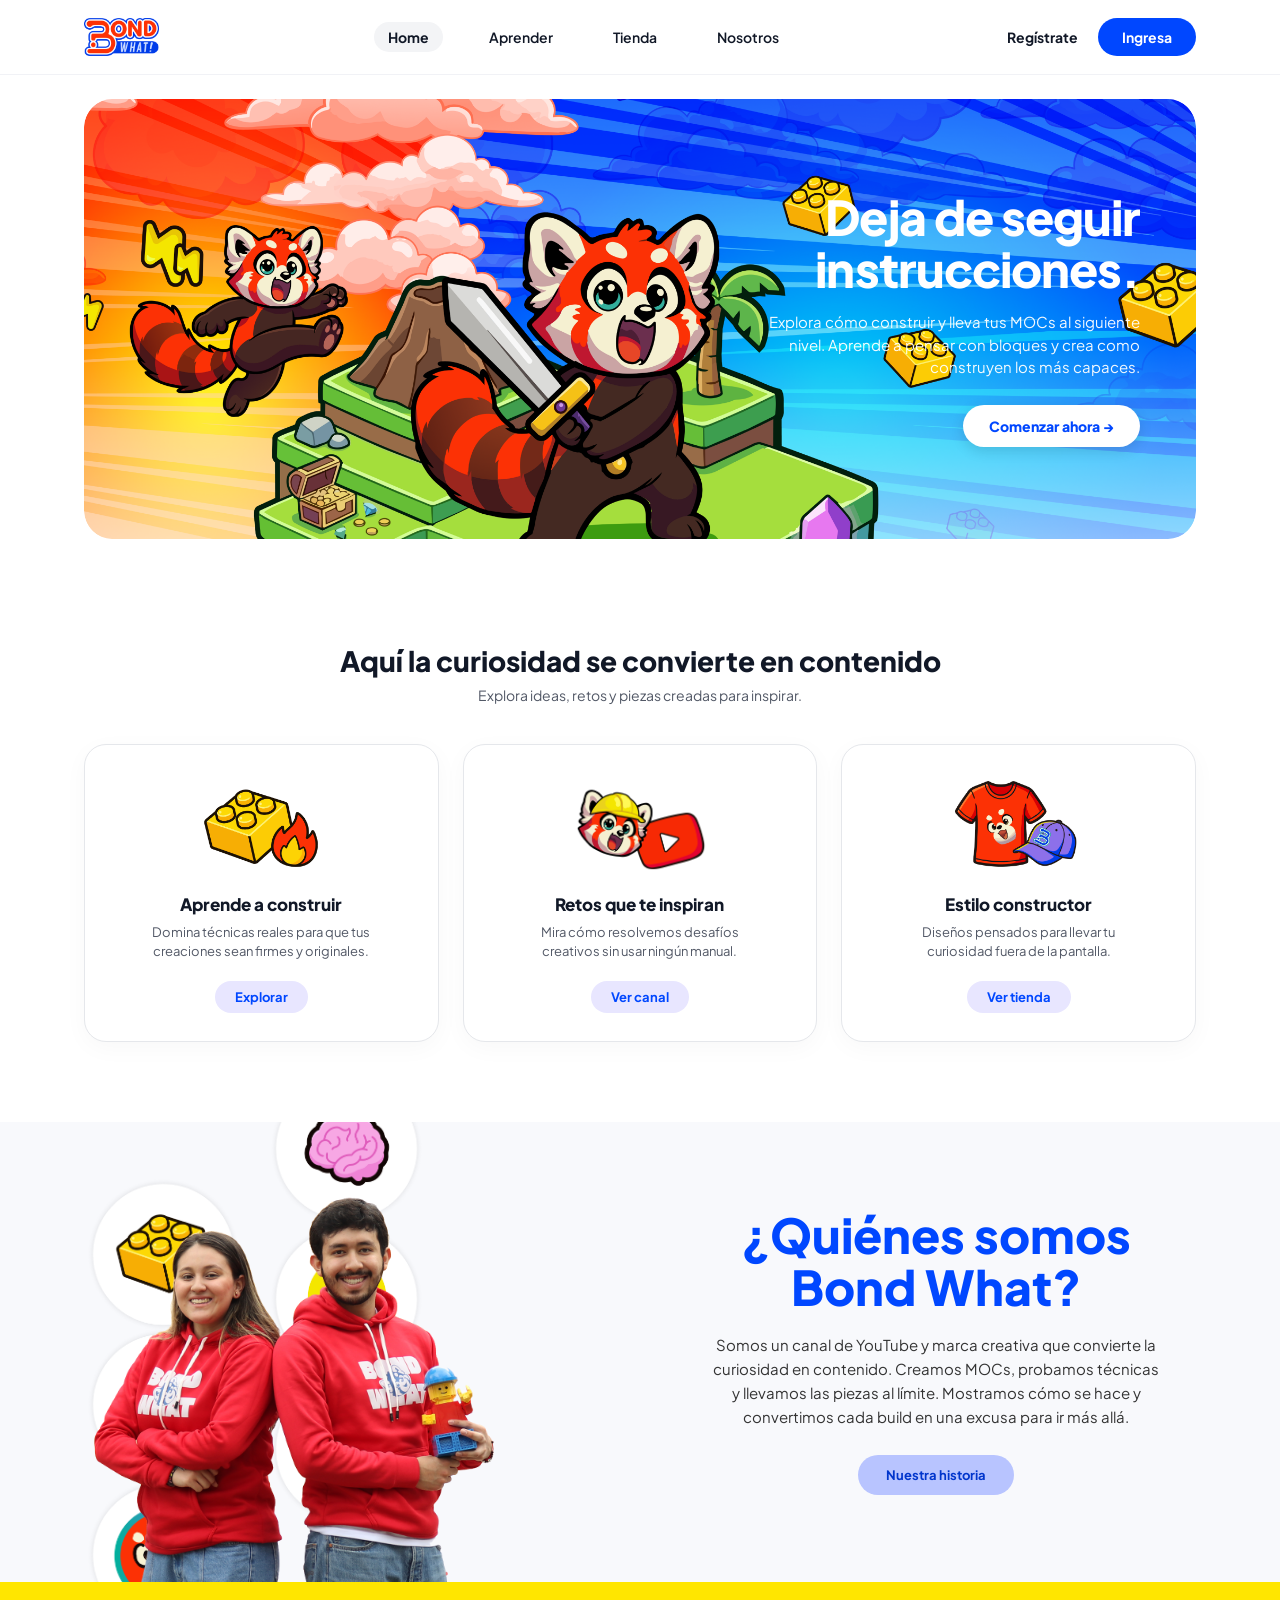
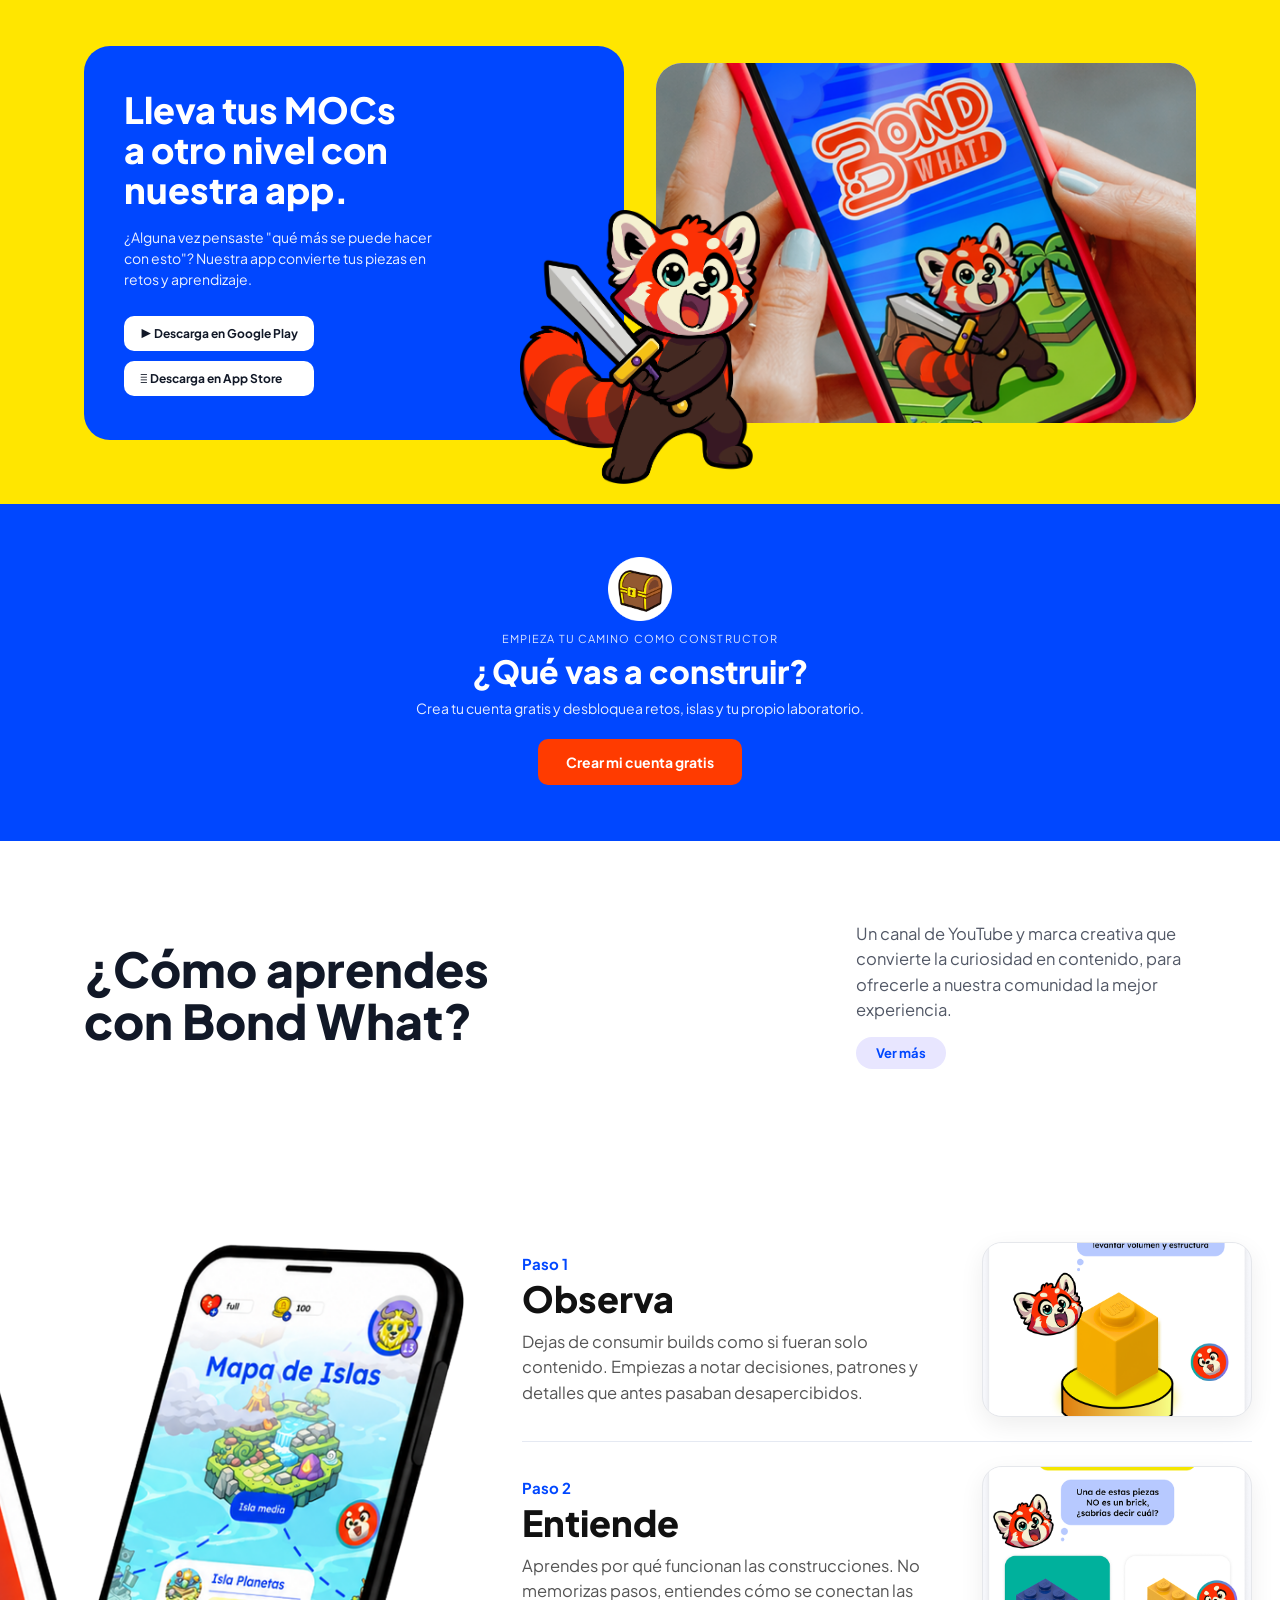
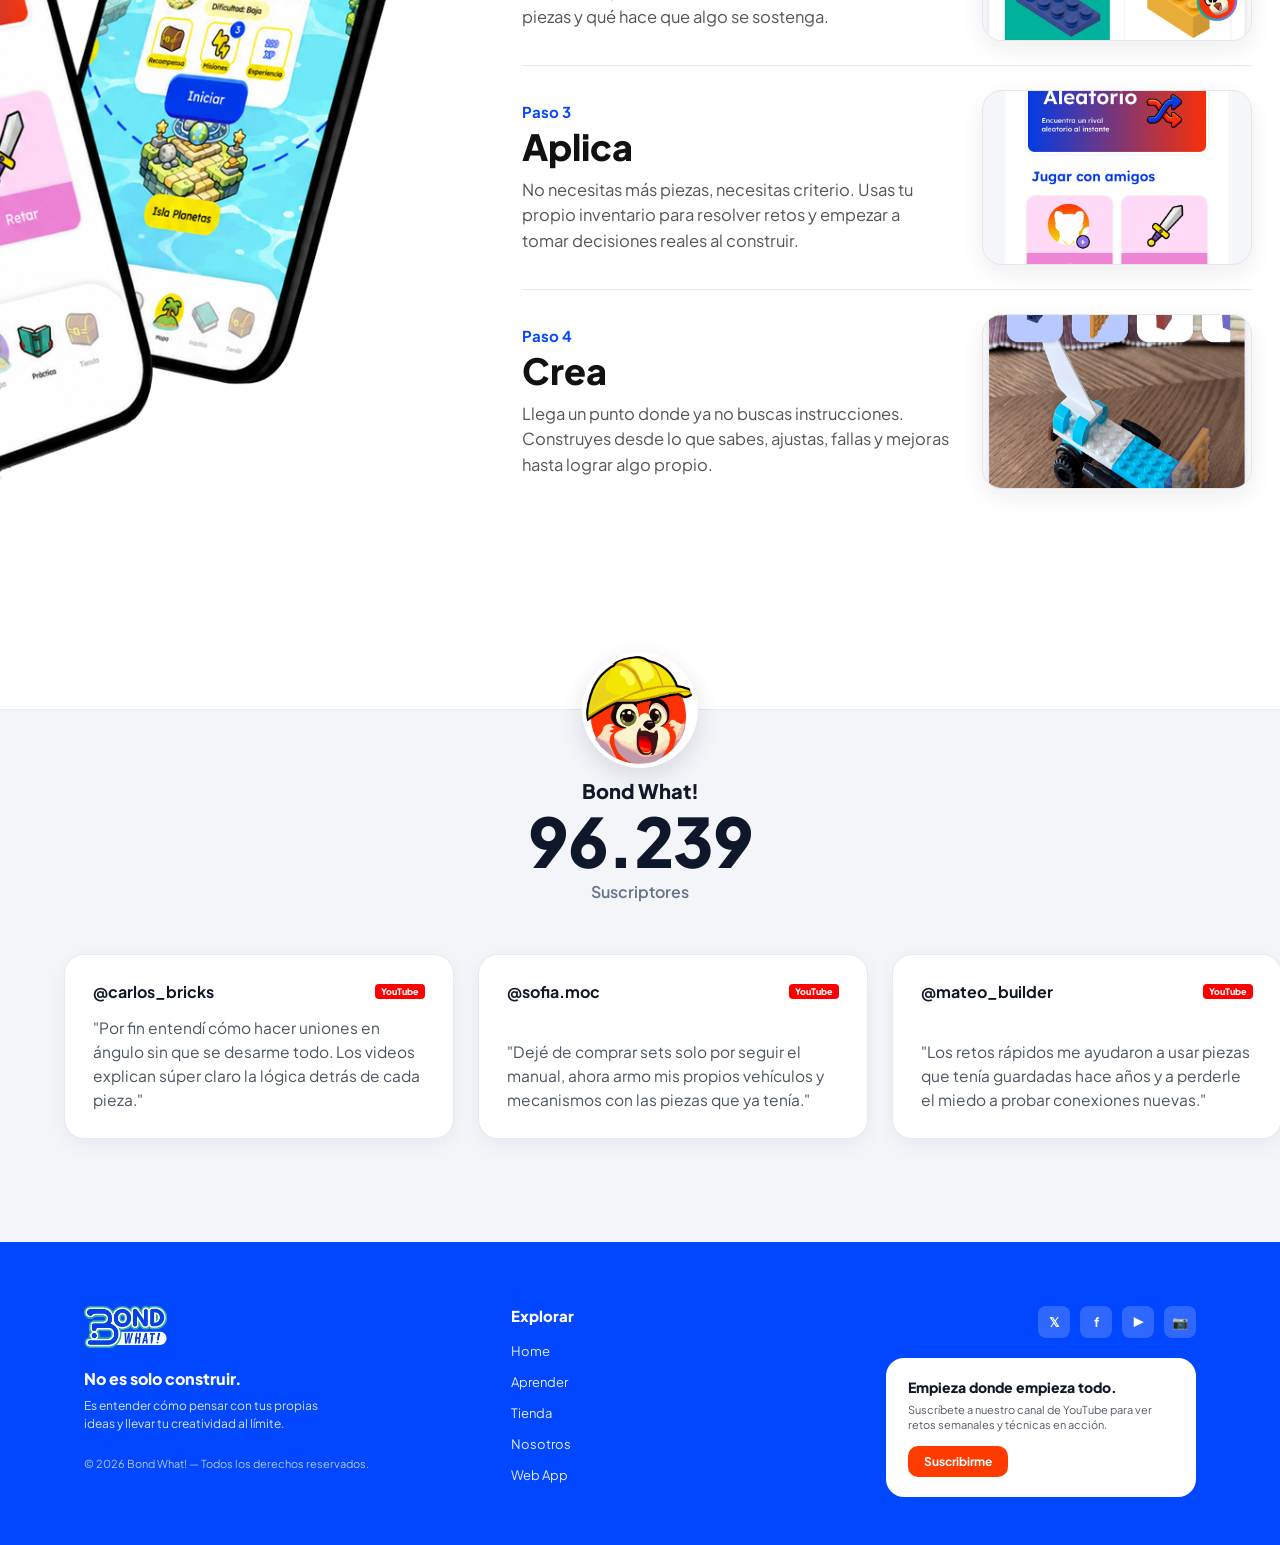
<file: index.html>
<!DOCTYPE html>
<html lang="es">
<head>
  <meta charset="UTF-8" />
  <meta name="viewport" content="width=device-width, initial-scale=1.0" />
  <title>Bond What! — Deja de seguir instrucciones</title>
  <link rel="stylesheet" href="css/estilo.css" />
  <style>
    /* Estilos específicos para el carrusel horizontal de comentarios y enlaces a YouTube */
    .yt-avatar-link {
      display: inline-block;
      margin-top: -58px; /* La mitad exacta de 116px para quedar centrado sobre el borde gris */
      position: relative;
      z-index: 15;
      transition: transform 0.25s ease;
      cursor: pointer;
    }
    .yt-avatar-link:hover {
      transform: scale(1.08);
    }
    .yt-avatar-custom {
      width: 116px;
      height: 116px;
      border-radius: 50%;
      background: #FFFFFF;
      padding: 4px;
      box-shadow: 0 8px 24px rgba(15, 23, 42, 0.12);
      display: flex;
      align-items: center;
      justify-content: center;
      overflow: hidden;
    }
    .yt-avatar-custom img {
      width: 100%;
      height: 100%;
      object-fit: cover;
      border-radius: 50%;
    }
    .comments-carousel-wrapper {
      width: 100%;
      overflow-x: auto;
      overflow-y: hidden;
      padding: 16px 5% 28px 5%;
      margin-top: 28px;
      display: flex;
      gap: 24px;
      scroll-behavior: smooth;
      scrollbar-width: thin;
      scrollbar-color: #CBD5E1 transparent;
      cursor: grab;
    }
    .comments-carousel-wrapper::-webkit-scrollbar {
      height: 7px;
    }
    .comments-carousel-wrapper::-webkit-scrollbar-thumb {
      background: #CBD5E1;
      border-radius: 999px;
    }
    .comment-card-link {
      text-decoration: none;
      color: inherit;
      flex: 0 0 390px;
      background: #FFFFFF;
      border-radius: 20px;
      padding: 26px 28px;
      text-align: left;
      box-shadow: 0 6px 20px rgba(15, 23, 42, 0.05);
      border: 1px solid #E5E9F2;
      transition: transform 0.22s ease, box-shadow 0.22s ease, border-color 0.22s ease;
      display: flex;
      flex-direction: column;
      justify-content: space-between;
    }
    .comment-card-link:hover {
      transform: translateY(-5px);
      box-shadow: 0 12px 28px rgba(0, 71, 255, 0.12);
      border-color: #B8C4FF;
    }
    .comment-card-link .comment-top {
      display: flex;
      align-items: center;
      justify-content: space-between;
      margin-bottom: 14px;
    }
    .comment-card-link .comment-user {
      font-weight: 700;
      font-size: 16px;
      color: #111827;
    }
    .comment-card-link p {
      font-size: 15.5px;
      line-height: 1.55;
      color: #4B5563;
      margin: 0;
    }
  </style>
</head>
<body>

  <!-- 1. NAVBAR -->
  <header class="navbar">
    <div class="container navbar-inner">
      <a href="index.html" class="nav-logo">
        <img src="assets/img/logos/logo-bondwhat_1.png" alt="Bond What!" onerror="this.outerHTML='<strong style=\'color:#0047FF;font-size:22px;\'>BOND WHAT!</strong>'" />
      </a>

      <nav class="nav-menu">
        <a href="index.html" class="active">Home</a>
        <a href="aprender.html">Aprender</a>
        <a href="tienda.html">Tienda</a>
        <a href="nosotros.html">Nosotros</a>
      </nav>

      <div class="nav-actions">
        <a href="registro.html" class="link-register">Regístrate</a>
        <a href="ingresa.html" class="btn-pill-blue">Ingresa</a>
      </div>
    </div>
  </header>

  <!-- 2. HERO BANNER -->
  <section class="hero-section">
    <div class="container">
      <div class="hero-card">
        <div class="hero-visual">
          <img src="assets/img/ilustraciones/pandas_banner_escenario.png" alt="Pandas Bond What construyendo" />
        </div>
        <div class="hero-content">
          <h1>Deja de seguir<br>instrucciones.</h1>
          <p>Explora cómo construir y lleva tus MOCs al siguiente nivel. Aprende a pensar con bloques y crea como construyen los más capaces.</p>
          <a href="registro.html" class="btn-pill-white">Comenzar ahora →</a>
        </div>
      </div>
    </div>
  </section>

  <!-- 3. AQUÍ LA CURIOSIDAD SE CONVIERTE EN CONTENIDO -->
  <section class="pillars-section">
    <div class="container">
      <h2>Aquí la curiosidad se convierte en contenido</h2>
      <p class="subtitle">Explora ideas, retos y piezas creadas para inspirar.</p>

      <div class="pillars-grid">
        <div class="pillar-card">
          <img src="assets/img/ilustraciones/icono_brick.png" alt="Aprende a construir" />
          <h3>Aprende a construir</h3>
          <p>Domina técnicas reales para que tus creaciones sean firmes y originales.</p>
          <a href="aprender.html" class="btn-pill-soft">Explorar</a>
        </div>

        <div class="pillar-card">
          <img src="assets/img/ilustraciones/icono_canal.png" alt="Retos y videos" />
          <h3>Retos que te inspiran</h3>
          <p>Mira cómo resolvemos desafíos creativos sin usar ningún manual.</p>
          <a href="nosotros.html" class="btn-pill-soft">Ver canal</a>
        </div>

        <div class="pillar-card">
          <img src="assets/img/ilustraciones/icono_merch.png" alt="Merch Bond What" />
          <h3>Estilo constructor</h3>
          <p>Diseños pensados para llevar tu curiosidad fuera de la pantalla.</p>
          <a href="tienda.html" class="btn-pill-soft">Ver tienda</a>
        </div>
      </div>
    </div>
  </section>

  <!-- 4. ¿QUIÉNES SOMOS BOND WHAT? -->
  <section class="about-section" style="padding: 0; overflow: hidden; background-color: #f8f9fc;">
    <div class="container about-grid" style="display: grid; grid-template-columns: 48% 52%; align-items: center; gap: 20px; max-width: 1200px; margin: 0 auto;">
      
      <!-- Composición izquierda a ras arriba y abajo sin recortes -->
      <div class="about-photo" style="position: relative; display: flex; justify-content: center; align-items: flex-end; min-height: 460px; overflow: visible; padding-top: 20px;">
        <!-- Columna izquierda de círculos (bloque, fuego, panda) -->
        <img src="assets/img/ilustraciones/banner_iconos.png" alt="Iconos Bond What izquierda" 
             style="position: absolute; left: 4%; bottom: 0; width: 155px; z-index: 1; pointer-events: none;" />
        
        <!-- Columna derecha de círculos (cerebro, isla, libro) pegada a ras arriba -->
        <img src="assets/img/ilustraciones/banner_iconos_2.png" alt="Iconos Bond What derecha" 
             style="position: absolute; left: 37%; top: 0; width: 155px; z-index: 1; pointer-events: none;" />
        
        <!-- Foto de los fundadores al frente a ras abajo -->
        <img src="assets/img/recursos_visuales/foto_bond_what_personas.png" alt="Fundadores de Bond What" 
             style="position: relative; z-index: 2; width: 100%; max-width: 420px; height: auto; display: block; margin-left: 20px; margin-bottom: 0;" />
      </div>

      <!-- Texto derecho centrado y ajustado para que no se corte a la derecha -->
      <div class="about-text" style="text-align: center; padding: 40px 20px;">
        <h2 style="font-size: 48px; line-height: 1.08; font-weight: 800; color: #0047FF; margin-bottom: 20px;">
          ¿Quiénes somos<br>Bond What?
        </h2>
        <p style="font-size: 15px; line-height: 1.6; color: #333; max-width: 450px; margin: 0 auto 26px auto;">
          Somos un canal de YouTube y marca creativa que convierte la curiosidad en contenido. Creamos MOCs, probamos técnicas y llevamos las piezas al límite. Mostramos cómo se hace y convertimos cada build en una excusa para ir más allá.
        </p>
        <a href="nosotros.html" class="btn-pill-soft" style="background-color: #B8C4FF; color: #0035CC; font-weight: 700; padding: 12px 28px; display: inline-block;">
          Nuestra historia
        </a>
      </div>

    </div>
  </section>

  <!-- 5. LLEVA TUS MOCs A OTRO NIVEL CON NUESTRA APP -->
  <section class="app-promo-section">
    <div class="container app-promo-grid">
      <div class="app-blue-box">
        <h2>Lleva tus MOCs<br>a otro nivel con<br>nuestra app.</h2>
        <p>¿Alguna vez pensaste "qué más se puede hacer con esto"? Nuestra app convierte tus piezas en retos y aprendizaje.</p>
        <div class="store-badges">
          <a href="web_app_inicio.html" class="store-badge">▶ Descarga en Google Play</a>
          <a href="web_app_inicio.html" class="store-badge"> Descarga en App Store</a>
        </div>
      </div>

      <div class="app-phone-box">
        <img src="assets/img/recursos_visuales/mock_up_app.png" alt="App móvil Bond What" />
      </div>

      <img src="assets/img/ilustraciones/personaje_1_completo.png" alt="Mascota Bond" class="mascot-center-overlay" />
    </div>
  </section>

  <!-- 6. ¿QUÉ VAS A CONSTRUIR? -->
  <section class="cta-blue-band">
    <div class="container">
      <div class="chest-icon">
        <img src="assets/img/ilustraciones/tesoro_fondo.png" alt="Cofre Bond What" style="width: 64px; height: auto;" />
      </div>
      <div class="kicker">EMPIEZA TU CAMINO COMO CONSTRUCTOR</div>
      <h2>¿Qué vas a construir?</h2>
      <p>Crea tu cuenta gratis y desbloquea retos, islas y tu propio laboratorio.</p>
      <a href="registro.html" class="btn-orange">Crear mi cuenta gratis</a>
    </div>
  </section>

  <!-- 7. ¿CÓMO APRENDES CON BOND WHAT? -->
  <section class="methodology-section" style="padding: 80px 0 95px 0; overflow-x: hidden; background-color: #FFFFFF;">
    <div class="container">
      <div class="methodology-header" style="margin-bottom: 48px; align-items: center;">
        <h2 style="font-size: 48px; line-height: 1.08;">¿Cómo aprendes<br>con Bond What?</h2>
        <div class="methodology-header-right">
          <p style="font-size: 16.5px; line-height: 1.55;">Un canal de YouTube y marca creativa que convierte la curiosidad en contenido, para ofrecerle a nuestra comunidad la mejor experiencia.</p>
          <a href="aprender.html" class="btn-pill-soft">Ver más</a>
        </div>
      </div>
    </div>

    <!-- Diagramación equilibrada: celulares a ras izquierdo + pasos grandes con líneas divisoras sutiles -->
    <div class="methodology-body" style="display: grid; grid-template-columns: 40% 60%; align-items: center; gap: 36px; width: 100%; max-width: 1380px; margin: 0 auto 0 0; padding: 0 5% 0 0;">
      
      <div class="phones-mockup" style="margin: 0; padding: 0; display: flex; justify-content: flex-start; align-items: center;">
        <img src="assets/img/recursos_visuales/mock_up_app_2.png" alt="Mapa de Islas en celular" style="width: 100%; max-width: 480px; height: auto; display: block; object-fit: contain;" />
      </div>

      <div class="steps-list" style="width: 100%; display: flex; flex-direction: column; gap: 0;">
        
        <!-- Paso 1 -->
        <div class="step-row" style="display: flex; align-items: center; justify-content: space-between; gap: 32px; padding: 24px 0; border-bottom: 1px solid #E5E9F2;">
          <div style="flex: 1;">
            <div class="step-tag" style="font-size: 15px; font-weight: 700; color: #0047FF; margin-bottom: 6px;">Paso 1</div>
            <h3 style="font-size: 36px; line-height: 1.1; font-weight: 800; margin-bottom: 10px; color: #111;">Observa</h3>
            <p style="font-size: 16.5px; line-height: 1.55; color: #555; margin: 0;">Dejas de consumir builds como si fueran solo contenido. Empiezas a notar decisiones, patrones y detalles que antes pasaban desapercibidos.</p>
          </div>
          <div class="step-thumb" style="width: 270px; height: 175px; flex-shrink: 0; border-radius: 20px; overflow: hidden; box-shadow: 0 8px 24px rgba(0,0,0,0.07);">
            <img src="assets/img/recursos_visuales/card_observa.png" alt="Paso 1 Observa" style="width: 100%; height: 100%; object-fit: cover; display: block;" />
          </div>
        </div>

        <!-- Paso 2 -->
        <div class="step-row" style="display: flex; align-items: center; justify-content: space-between; gap: 32px; padding: 24px 0; border-bottom: 1px solid #E5E9F2;">
          <div style="flex: 1;">
            <div class="step-tag" style="font-size: 15px; font-weight: 700; color: #0047FF; margin-bottom: 6px;">Paso 2</div>
            <h3 style="font-size: 36px; line-height: 1.1; font-weight: 800; margin-bottom: 10px; color: #111;">Entiende</h3>
            <p style="font-size: 16.5px; line-height: 1.55; color: #555; margin: 0;">Aprendes por qué funcionan las construcciones. No memorizas pasos, entiendes cómo se conectan las piezas y qué hace que algo se sostenga.</p>
          </div>
          <div class="step-thumb" style="width: 270px; height: 175px; flex-shrink: 0; border-radius: 20px; overflow: hidden; box-shadow: 0 8px 24px rgba(0,0,0,0.07);">
            <img src="assets/img/recursos_visuales/card_entiende.png" alt="Paso 2 Entiende" style="width: 100%; height: 100%; object-fit: cover; display: block;" />
          </div>
        </div>

        <!-- Paso 3 -->
        <div class="step-row" style="display: flex; align-items: center; justify-content: space-between; gap: 32px; padding: 24px 0; border-bottom: 1px solid #E5E9F2;">
          <div style="flex: 1;">
            <div class="step-tag" style="font-size: 15px; font-weight: 700; color: #0047FF; margin-bottom: 6px;">Paso 3</div>
            <h3 style="font-size: 36px; line-height: 1.1; font-weight: 800; margin-bottom: 10px; color: #111;">Aplica</h3>
            <p style="font-size: 16.5px; line-height: 1.55; color: #555; margin: 0;">No necesitas más piezas, necesitas criterio. Usas tu propio inventario para resolver retos y empezar a tomar decisiones reales al construir.</p>
          </div>
          <div class="step-thumb" style="width: 270px; height: 175px; flex-shrink: 0; border-radius: 20px; overflow: hidden; box-shadow: 0 8px 24px rgba(0,0,0,0.07);">
            <img src="assets/img/recursos_visuales/card_aplica.png" alt="Paso 3 Aplica" style="width: 100%; height: 100%; object-fit: cover; display: block;" />
          </div>
        </div>

        <!-- Paso 4 -->
        <div class="step-row" style="display: flex; align-items: center; justify-content: space-between; gap: 32px; padding: 24px 0;">
          <div style="flex: 1;">
            <div class="step-tag" style="font-size: 15px; font-weight: 700; color: #0047FF; margin-bottom: 6px;">Paso 4</div>
            <h3 style="font-size: 36px; line-height: 1.1; font-weight: 800; margin-bottom: 10px; color: #111;">Crea</h3>
            <p style="font-size: 16.5px; line-height: 1.55; color: #555; margin: 0;">Llega un punto donde ya no buscas instrucciones. Construyes desde lo que sabes, ajustas, fallas y mejoras hasta lograr algo propio.</p>
          </div>
          <div class="step-thumb" style="width: 270px; height: 175px; flex-shrink: 0; border-radius: 20px; overflow: hidden; box-shadow: 0 8px 24px rgba(0,0,0,0.07);">
            <img src="assets/img/recursos_visuales/card_crea.png" alt="Paso 4 Crea" style="width: 100%; height: 100%; object-fit: cover; display: block;" />
          </div>
        </div>

      </div>

    </div>
  </section>

  <!-- 8. CONTADOR DE SUSCRIPTORES ANIMADO Y COMUNIDAD -->
  <section id="community-section" class="community-proof" style="background-color: #F3F5F9; padding: 0 0 75px 0; border-top: 1px solid #E5E9F2; position: relative; overflow: visible;">
    <div class="container" style="text-align: center;">
      
      <!-- Avatar grande con la mitad exacta montada sobre el borde del rectángulo gris -->
      <a href="https://www.youtube.com/@bondwhat" target="_blank" rel="noopener noreferrer" class="yt-avatar-link" title="Ir al canal de YouTube de Bond What!">
        <div class="yt-avatar-custom">
          <img src="assets/img/ilustraciones/mascota_constructor.png" alt="Bond What YouTube" />
        </div>
      </a>

      <!-- Título y contador subidos y más grandes -->
      <div class="yt-channel-name" style="font-size: 20px; font-weight: 800; color: #111827; margin-top: 10px; margin-bottom: 2px;">
        Bond What!
      </div>
      <div id="sub-counter-display" class="yt-counter" style="font-size: 68px; line-height: 1.05; font-weight: 900; color: #0F172A; letter-spacing: -1.5px; font-variant-numeric: tabular-nums;">
        84.200
      </div>
      <div class="yt-label" style="font-size: 16px; font-weight: 600; color: #64748B; margin-top: 4px;">
        Suscriptores
      </div>
    </div>

    <!-- Carrusel horizontal deslizante con rueda del mouse -->
    <div id="comments-slider" class="comments-carousel-wrapper">
      
      <a href="https://www.youtube.com/@bondwhat" target="_blank" rel="noopener noreferrer" class="comment-card-link">
        <div class="comment-top">
          <span class="comment-user">@carlos_bricks</span>
          <span class="yt-badge">YouTube</span>
        </div>
        <p>"Por fin entendí cómo hacer uniones en ángulo sin que se desarme todo. Los videos explican súper claro la lógica detrás de cada pieza."</p>
      </a>

      <a href="https://www.youtube.com/@bondwhat" target="_blank" rel="noopener noreferrer" class="comment-card-link">
        <div class="comment-top">
          <span class="comment-user">@sofia.moc</span>
          <span class="yt-badge">YouTube</span>
        </div>
        <p>"Dejé de comprar sets solo por seguir el manual, ahora armo mis propios vehículos y mecanismos con las piezas que ya tenía."</p>
      </a>

      <a href="https://www.youtube.com/@bondwhat" target="_blank" rel="noopener noreferrer" class="comment-card-link">
        <div class="comment-top">
          <span class="comment-user">@mateo_builder</span>
          <span class="yt-badge">YouTube</span>
        </div>
        <p>"Los retos rápidos me ayudaron a usar piezas que tenía guardadas hace años y a perderle el miedo a probar conexiones nuevas."</p>
      </a>

      <a href="https://www.youtube.com/@bondwhat" target="_blank" rel="noopener noreferrer" class="comment-card-link">
        <div class="comment-top">
          <span class="comment-user">@valen.crea</span>
          <span class="yt-badge">YouTube</span>
        </div>
        <p>"La mejor comunidad en español para aprender técnicas reales de construcción sin depender de instrucciones paso a paso."</p>
      </a>

      <a href="https://www.youtube.com/@bondwhat" target="_blank" rel="noopener noreferrer" class="comment-card-link">
        <div class="comment-top">
          <span class="comment-user">@Estefan_oficial</span>
          <span class="yt-badge">YouTube</span>
        </div>
        <p>"Amo este canal y mi momento favorito fue el de llegar a los 100k. Cada video inspira demasiado para ponerse a construir."</p>
      </a>

      <a href="https://www.youtube.com/@bondwhat" target="_blank" rel="noopener noreferrer" class="comment-card-link">
        <div class="comment-top">
          <span class="comment-user">@Black_lego161</span>
          <span class="yt-badge">YouTube</span>
        </div>
        <p>"Tremendo canal, gracias a sus ilusiones ópticas y trucos de SNOT mejoré muchísimo el acabado de mis maquetas."</p>
      </a>

    </div>
  </section>

  <!-- 9. FOOTER AZUL -->
  <footer class="main-footer">
    <div class="container footer-grid">
      <div class="footer-brand">
        <img src="assets/img/logos/logo_bond_what_2.png" alt="Bond What!" onerror="this.outerHTML='<h3 style=\'font-size:24px;margin-bottom:12px;\'>BOND WHAT!</h3>'" />
        <h4>No es solo construir.</h4>
        <p>Es entender cómo pensar con tus propias ideas y llevar tu creatividad al límite.</p>
        <div class="footer-copy">© 2026 Bond What! — Todos los derechos reservados.</div>
      </div>

      <div class="footer-links">
        <h4>Explorar</h4>
        <ul>
          <li><a href="index.html">Home</a></li>
          <li><a href="aprender.html">Aprender</a></li>
          <li><a href="tienda.html">Tienda</a></li>
          <li><a href="nosotros.html">Nosotros</a></li>
          <li><a href="web_app_inicio.html">Web App</a></li>
        </ul>
      </div>

      <div class="footer-right">
        <div class="social-icons">
          <a href="#" class="social-btn">𝕏</a>
          <a href="#" class="social-btn">f</a>
          <a href="https://www.youtube.com/@bondwhat" target="_blank" rel="noopener noreferrer" class="social-btn">▶</a>
          <a href="#" class="social-btn">📷</a>
        </div>

        <div class="footer-yt-card">
          <h5>Empieza donde empieza todo.</h5>
          <p>Suscríbete a nuestro canal de YouTube para ver retos semanales y técnicas en acción.</p>
          <a href="https://www.youtube.com/@bondwhat" target="_blank" rel="noopener noreferrer" class="btn-orange">Suscribirme</a>
        </div>
      </div>
    </div>
  </footer>

  <script src="js/app_funcionamiento.js"></script>
  <script>
    // 1. Desplazamiento horizontal suave con la rueda del mouse sobre los comentarios
    const commentsSlider = document.getElementById('comments-slider');
    if (commentsSlider) {
      commentsSlider.addEventListener('wheel', function (e) {
        if (e.deltaY !== 0) {
          e.preventDefault();
          commentsSlider.scrollLeft += e.deltaY * 1.5;
        }
      }, { passive: false });
    }

    // 2. Animación de contador en rachas orgánicas desde 84.200 hasta 309.451 con reinicio en bucle
    (function () {
      const counterEl = document.getElementById('sub-counter-display');
      const sectionEl = document.getElementById('community-section');
      if (!counterEl || !sectionEl) return;

      const START_VALUE = 84200;
      const TARGET_VALUE = 309451;
      let currentValue = START_VALUE;
      let isRunning = false;
      let timerId = null;

      function formatColombianNumber(num) {
        return Math.floor(num).toString().replace(/\B(?=(\d{3})+(?!\d))/g, '.');
      }

      function runBurstStep() {
        if (currentValue >= TARGET_VALUE) {
          counterEl.textContent = formatColombianNumber(TARGET_VALUE);
          // Pausa de 4.5 segundos en la meta exacta antes de reiniciar el ciclo
          timerId = setTimeout(() => {
            currentValue = START_VALUE;
            counterEl.textContent = formatColombianNumber(currentValue);
            runBurstStep();
          }, 4500);
          return;
        }

        // Rachas dinámicas: sube más rápido al inicio/medio y desacelera justo antes de 309.451
        const remaining = TARGET_VALUE - currentValue;
        let increment;
        let delay;

        if (remaining > 60000) {
          // Racha rápida con variación orgánica
          increment = Math.floor(Math.random() * 4800) + 2200;
          delay = Math.random() < 0.25 ? 380 : 65; // Pequeñas micro-pausas cada tanto
        } else if (remaining > 10000) {
          // Racha media
          increment = Math.floor(Math.random() * 1900) + 750;
          delay = Math.random() < 0.3 ? 420 : 85;
        } else {
          // Racha final de precisión llegando al número exacto
          increment = Math.max(1, Math.floor(remaining * 0.22));
          delay = 110;
        }

        currentValue = Math.min(TARGET_VALUE, currentValue + increment);
        counterEl.textContent = formatColombianNumber(currentValue);
        timerId = setTimeout(runBurstStep, delay);
      }

      // Activar apenas el usuario haga scroll y vea la sección
      const observer = new IntersectionObserver((entries) => {
        entries.forEach((entry) => {
          if (entry.isIntersecting && !isRunning) {
            isRunning = true;
            runBurstStep();
          }
        });
      }, { threshold: 0.25 });

      observer.observe(sectionEl);
    })();
  </script>
</body>
</html>
</file>
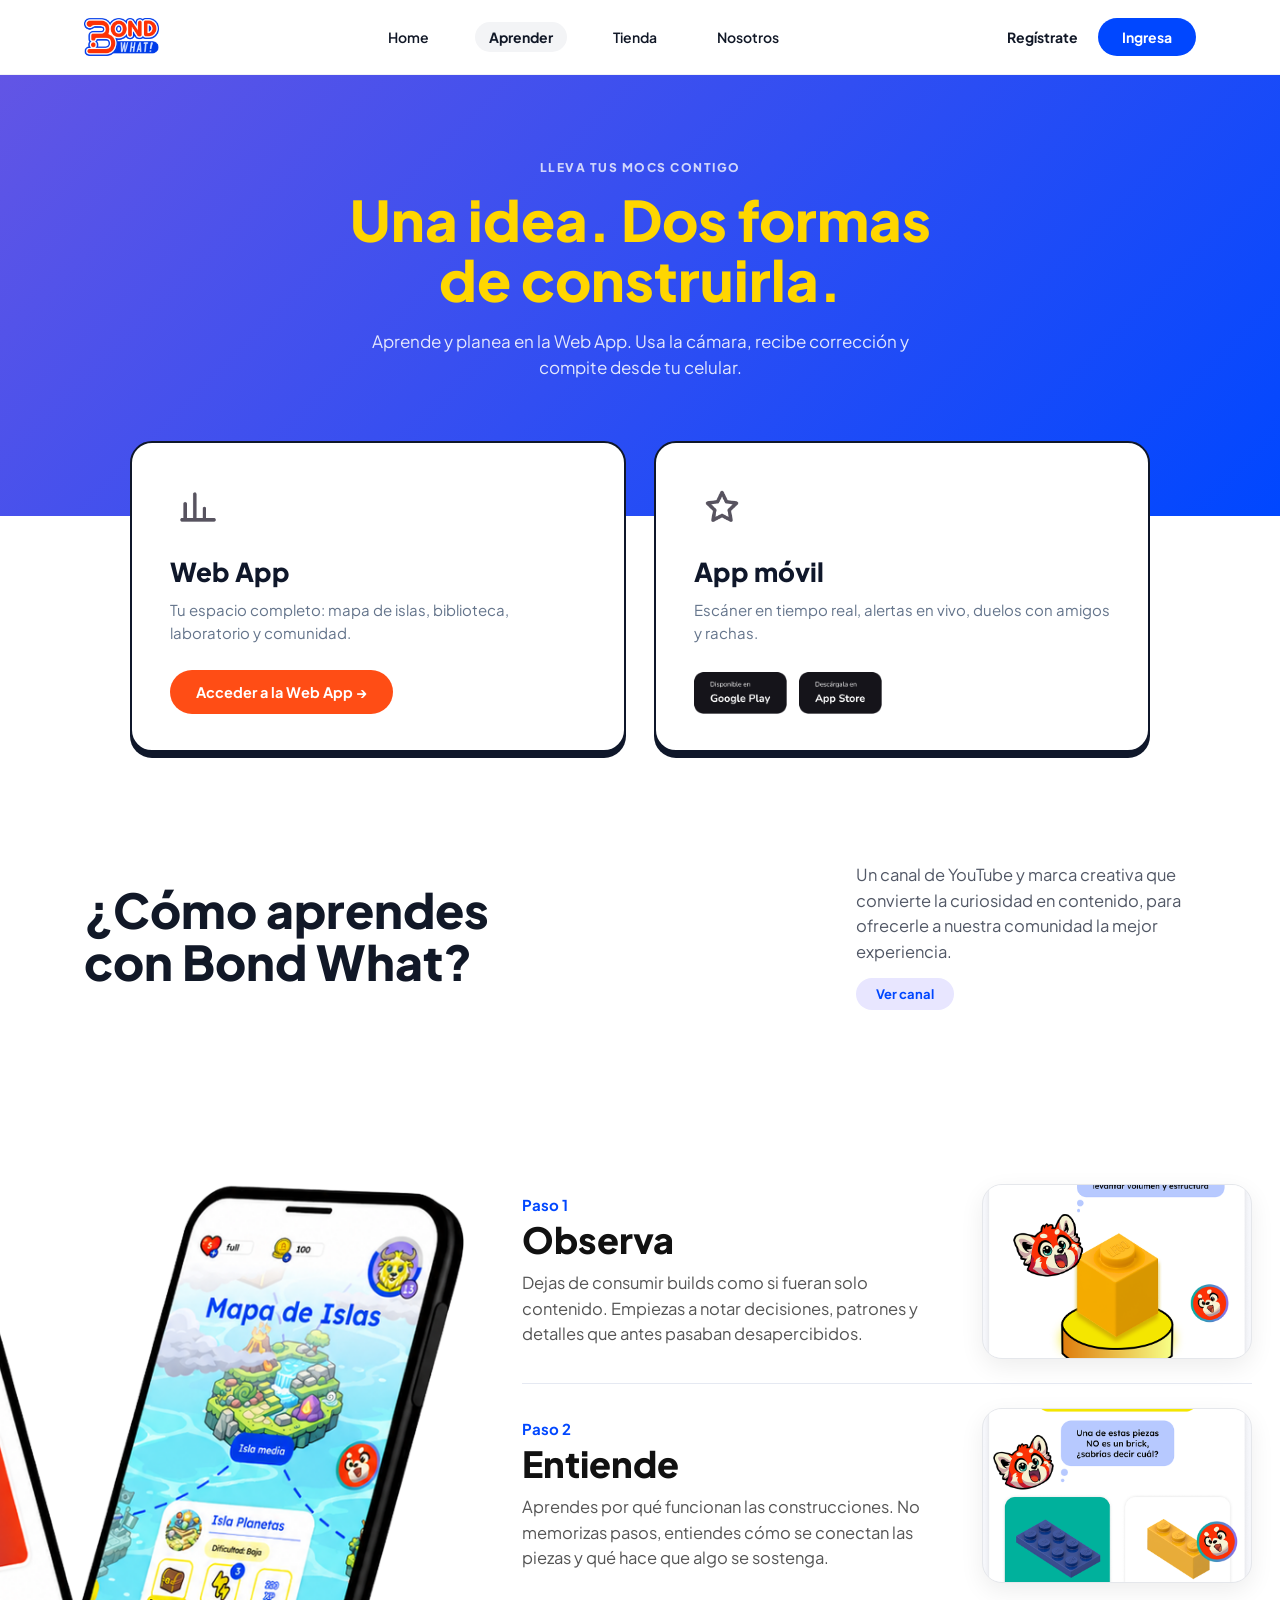
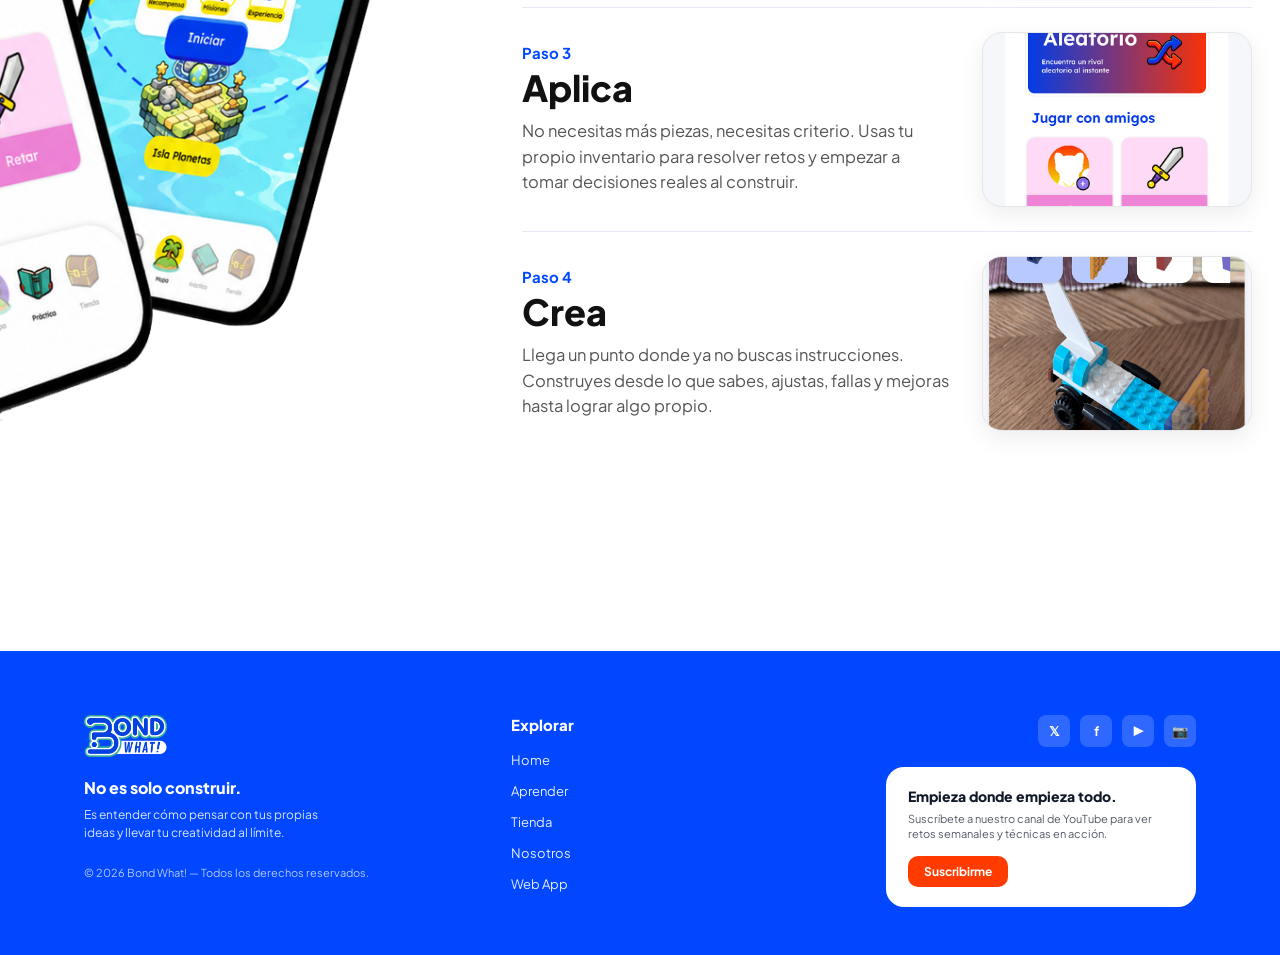
<file: aprender.html>
<!DOCTYPE html>
<html lang="es">
<head>
  <meta charset="UTF-8" />
  <meta name="viewport" content="width=device-width, initial-scale=1.0" />
  <title>Aprender — Bond What!</title>
  <link rel="stylesheet" href="css/estilo.css" />
  <style>
    /* Estilos específicos para el banner Hero y tarjetas duales de Aprender */
    .aprender-hero {
      background: linear-gradient(135deg, #6255E5 0%, #0047FF 100%);
      padding: 85px 20px 135px 20px;
      text-align: center;
      color: #FFFFFF;
    }
    .aprender-hero .kicker {
      font-size: 12px;
      font-weight: 800;
      letter-spacing: 1.5px;
      text-transform: uppercase;
      color: rgba(255, 255, 255, 0.85);
      margin-bottom: 14px;
    }
    .aprender-hero h1 {
      font-size: 56px;
      line-height: 1.08;
      font-weight: 900;
      color: #FFD600;
      margin: 0 auto 18px auto;
      max-width: 720px;
    }
    .aprender-hero p {
      font-size: 17px;
      line-height: 1.55;
      color: rgba(255, 255, 255, 0.92);
      max-width: 580px;
      margin: 0 auto;
    }

    /* Tarjetas duales Web App / App móvil */
    .dual-platforms-section {
      margin-top: -75px;
      padding-bottom: 30px;
      position: relative;
      z-index: 5;
    }
    .dual-platforms-grid {
      display: grid;
      grid-template-columns: repeat(2, 1fr);
      gap: 28px;
      max-width: 1020px;
      margin: 0 auto;
    }
    .platform-card {
      background: #FFFFFF;
      border: 2.5px solid #0F172A;
      border-radius: 22px;
      padding: 36px 38px;
      box-shadow: 0 6px 0 #0F172A;
      display: flex;
      flex-direction: column;
      align-items: flex-start;
      justify-content: space-between;
      text-align: left;
      transition: transform 0.22s ease, box-shadow 0.22s ease;
    }
    .platform-card:hover {
      transform: translateY(-4px);
      box-shadow: 0 10px 0 #0F172A;
    }

    /* Contenedor con intercambio de icono _off / _on al pasar el cursor */
    .platform-icon-swap {
      width: 56px;
      height: 56px;
      position: relative;
      margin-bottom: 20px;
      cursor: pointer;
    }
    .platform-icon-swap img {
      width: 100%;
      height: 100%;
      object-fit: contain;
      position: absolute;
      top: 0;
      left: 0;
      border-radius: 14px;
      transition: opacity 0.2s ease, transform 0.2s ease;
    }
    .platform-icon-swap img.icon-on {
      opacity: 0;
    }
    .platform-card:hover .platform-icon-swap img.icon-off,
    .platform-icon-swap:hover img.icon-off {
      opacity: 0;
    }
    .platform-card:hover .platform-icon-swap img.icon-on,
    .platform-icon-swap:hover img.icon-on {
      opacity: 1;
      transform: scale(1.06);
    }

    .platform-card h2 {
      font-size: 26px;
      font-weight: 800;
      color: #0F172A;
      margin: 0 0 10px 0;
    }
    .platform-card p {
      font-size: 15px;
      line-height: 1.55;
      color: #64748B;
      margin: 0 0 26px 0;
    }
    .platform-btn-orange {
      display: inline-block;
      background-color: #FF4D15;
      color: #FFFFFF;
      font-weight: 700;
      font-size: 14.5px;
      padding: 13px 26px;
      border-radius: 999px;
      text-decoration: none;
      transition: transform 0.2s ease, background-color 0.2s ease;
    }
    .platform-btn-orange:hover {
      background-color: #E03E0B;
      transform: scale(1.04);
    }
    .store-buttons-row {
      display: flex;
      flex-wrap: wrap;
      align-items: center;
      gap: 12px;
    }
    .store-img-link {
      display: inline-block;
      transition: transform 0.2s ease;
    }
    .store-img-link:hover {
      transform: scale(1.05);
    }
    .store-img-link img {
      height: 42px;
      width: auto;
      display: block;
      border-radius: 8px;
    }
  </style>
</head>
<body>

  <!-- 1. NAVBAR (Idéntico al Home, con Aprender activo) -->
  <header class="navbar">
    <div class="container navbar-inner">
      <a href="index.html" class="nav-logo">
        <img src="assets/img/logos/logo-bondwhat_1.png" alt="Bond What!" onerror="this.outerHTML='<strong style=\'color:#0047FF;font-size:22px;\'>BOND WHAT!</strong>'" />
      </a>

      <nav class="nav-menu">
        <a href="index.html">Home</a>
        <a href="aprender.html" class="active">Aprender</a>
        <a href="tienda.html">Tienda</a>
        <a href="nosotros.html">Nosotros</a>
      </nav>

      <div class="nav-actions">
        <a href="registro.html" class="link-register">Regístrate</a>
        <a href="ingresa.html" class="btn-pill-blue">Ingresa</a>
      </div>
    </div>
  </header>

  <!-- 2. HERO BANNER APRENDER -->
  <section class="aprender-hero">
    <div class="container">
      <div class="kicker">LLEVA TUS MOCs CONTIGO</div>
      <h1>Una idea. Dos formas<br>de construirla.</h1>
      <p>Aprende y planea en la Web App. Usa la cámara, recibe corrección y compite desde tu celular.</p>
    </div>
  </section>

  <!-- 3. TARJETAS WEB APP Y APP MÓVIL CON ICONOS INTERACTIVOS OFF -> ON -->
  <section class="dual-platforms-section">
    <div class="container">
      <div class="dual-platforms-grid">
        
        <!-- Tarjeta Web App (icon_progreso_off -> icon_progreso_on) -->
        <div class="platform-card">
          <div>
            <div class="platform-icon-swap" title="Progreso Web App">
              <img src="assets/img/ilustraciones/icon_progreso_off.png" alt="Icono Web App apagado" class="icon-off" />
              <img src="assets/img/ilustraciones/icon_progreso_on.png" alt="Icono Web App encendido" class="icon-on" />
            </div>
            <h2>Web App</h2>
            <p>Tu espacio completo: mapa de islas, biblioteca, laboratorio y comunidad.</p>
          </div>
          <a href="web_app_inicio.html" class="platform-btn-orange">Acceder a la Web App →</a>
        </div>

        <!-- Tarjeta App móvil (icon_fav_off -> icon_fav_on) -->
        <div class="platform-card">
          <div>
            <div class="platform-icon-swap" title="Favoritos App Móvil">
              <img src="assets/img/ilustraciones/icon_fav_off.png" alt="Icono App Móvil apagado" class="icon-off" />
              <img src="assets/img/ilustraciones/icon_fav_on.png" alt="Icono App Móvil encendido" class="icon-on" />
            </div>
            <h2>App móvil</h2>
            <p>Escáner en tiempo real, alertas en vivo, duelos con amigos y rachas.</p>
          </div>
          <div class="store-buttons-row">
            <a href="web_app_inicio.html" class="store-img-link">
              <img src="assets/img/ilustraciones/boton_google_play.png" alt="Disponible en Google Play" />
            </a>
            <a href="web_app_inicio.html" class="store-img-link">
              <img src="assets/img/ilustraciones/boton_app_store.png" alt="Descárgalo en App Store" />
            </a>
          </div>
        </div>

      </div>
    </div>
  </section>

  <!-- 4. ¿CÓMO APRENDES CON BOND WHAT? (Exactamente igual al Home) -->
  <section class="methodology-section" style="padding: 80px 0 95px 0; overflow-x: hidden; background-color: #FFFFFF;">
    <div class="container">
      <div class="methodology-header" style="margin-bottom: 48px; align-items: center;">
        <h2 style="font-size: 48px; line-height: 1.08;">¿Cómo aprendes<br>con Bond What?</h2>
        <div class="methodology-header-right">
          <p style="font-size: 16.5px; line-height: 1.55;">Un canal de YouTube y marca creativa que convierte la curiosidad en contenido, para ofrecerle a nuestra comunidad la mejor experiencia.</p>
          <a href="https://www.youtube.com/@bondwhat" target="_blank" rel="noopener noreferrer" class="btn-pill-soft">Ver canal</a>
        </div>
      </div>
    </div>

    <!-- Diagramación equilibrada: celulares a ras izquierdo + pasos grandes con líneas divisoras sutiles -->
    <div class="methodology-body" style="display: grid; grid-template-columns: 40% 60%; align-items: center; gap: 36px; width: 100%; max-width: 1380px; margin: 0 auto 0 0; padding: 0 5% 0 0;">
      
      <div class="phones-mockup" style="margin: 0; padding: 0; display: flex; justify-content: flex-start; align-items: center;">
        <img src="assets/img/recursos_visuales/mock_up_app_2.png" alt="Mapa de Islas en celular" style="width: 100%; max-width: 480px; height: auto; display: block; object-fit: contain;" />
      </div>

      <div class="steps-list" style="width: 100%; display: flex; flex-direction: column; gap: 0;">
        
        <!-- Paso 1 -->
        <div class="step-row" style="display: flex; align-items: center; justify-content: space-between; gap: 32px; padding: 24px 0; border-bottom: 1px solid #E5E9F2;">
          <div style="flex: 1;">
            <div class="step-tag" style="font-size: 15px; font-weight: 700; color: #0047FF; margin-bottom: 6px;">Paso 1</div>
            <h3 style="font-size: 36px; line-height: 1.1; font-weight: 800; margin-bottom: 10px; color: #111;">Observa</h3>
            <p style="font-size: 16.5px; line-height: 1.55; color: #555; margin: 0;">Dejas de consumir builds como si fueran solo contenido. Empiezas a notar decisiones, patrones y detalles que antes pasaban desapercibidos.</p>
          </div>
          <div class="step-thumb" style="width: 270px; height: 175px; flex-shrink: 0; border-radius: 20px; overflow: hidden; box-shadow: 0 8px 24px rgba(0,0,0,0.07);">
            <img src="assets/img/recursos_visuales/card_observa.png" alt="Paso 1 Observa" style="width: 100%; height: 100%; object-fit: cover; display: block;" />
          </div>
        </div>

        <!-- Paso 2 -->
        <div class="step-row" style="display: flex; align-items: center; justify-content: space-between; gap: 32px; padding: 24px 0; border-bottom: 1px solid #E5E9F2;">
          <div style="flex: 1;">
            <div class="step-tag" style="font-size: 15px; font-weight: 700; color: #0047FF; margin-bottom: 6px;">Paso 2</div>
            <h3 style="font-size: 36px; line-height: 1.1; font-weight: 800; margin-bottom: 10px; color: #111;">Entiende</h3>
            <p style="font-size: 16.5px; line-height: 1.55; color: #555; margin: 0;">Aprendes por qué funcionan las construcciones. No memorizas pasos, entiendes cómo se conectan las piezas y qué hace que algo se sostenga.</p>
          </div>
          <div class="step-thumb" style="width: 270px; height: 175px; flex-shrink: 0; border-radius: 20px; overflow: hidden; box-shadow: 0 8px 24px rgba(0,0,0,0.07);">
            <img src="assets/img/recursos_visuales/card_entiende.png" alt="Paso 2 Entiende" style="width: 100%; height: 100%; object-fit: cover; display: block;" />
          </div>
        </div>

        <!-- Paso 3 -->
        <div class="step-row" style="display: flex; align-items: center; justify-content: space-between; gap: 32px; padding: 24px 0; border-bottom: 1px solid #E5E9F2;">
          <div style="flex: 1;">
            <div class="step-tag" style="font-size: 15px; font-weight: 700; color: #0047FF; margin-bottom: 6px;">Paso 3</div>
            <h3 style="font-size: 36px; line-height: 1.1; font-weight: 800; margin-bottom: 10px; color: #111;">Aplica</h3>
            <p style="font-size: 16.5px; line-height: 1.55; color: #555; margin: 0;">No necesitas más piezas, necesitas criterio. Usas tu propio inventario para resolver retos y empezar a tomar decisiones reales al construir.</p>
          </div>
          <div class="step-thumb" style="width: 270px; height: 175px; flex-shrink: 0; border-radius: 20px; overflow: hidden; box-shadow: 0 8px 24px rgba(0,0,0,0.07);">
            <img src="assets/img/recursos_visuales/card_aplica.png" alt="Paso 3 Aplica" style="width: 100%; height: 100%; object-fit: cover; display: block;" />
          </div>
        </div>

        <!-- Paso 4 -->
        <div class="step-row" style="display: flex; align-items: center; justify-content: space-between; gap: 32px; padding: 24px 0;">
          <div style="flex: 1;">
            <div class="step-tag" style="font-size: 15px; font-weight: 700; color: #0047FF; margin-bottom: 6px;">Paso 4</div>
            <h3 style="font-size: 36px; line-height: 1.1; font-weight: 800; margin-bottom: 10px; color: #111;">Crea</h3>
            <p style="font-size: 16.5px; line-height: 1.55; color: #555; margin: 0;">Llega un punto donde ya no buscas instrucciones. Construyes desde lo que sabes, ajustas, fallas y mejoras hasta lograr algo propio.</p>
          </div>
          <div class="step-thumb" style="width: 270px; height: 175px; flex-shrink: 0; border-radius: 20px; overflow: hidden; box-shadow: 0 8px 24px rgba(0,0,0,0.07);">
            <img src="assets/img/recursos_visuales/card_crea.png" alt="Paso 4 Crea" style="width: 100%; height: 100%; object-fit: cover; display: block;" />
          </div>
        </div>

      </div>

    </div>
  </section>

  <!-- 5. FOOTER AZUL (Idéntico al Home) -->
  <footer class="main-footer">
    <div class="container footer-grid">
      <div class="footer-brand">
        <img src="assets/img/logos/logo_bond_what_2.png" alt="Bond What!" onerror="this.outerHTML='<h3 style=\'font-size:24px;margin-bottom:12px;\'>BOND WHAT!</h3>'" />
        <h4>No es solo construir.</h4>
        <p>Es entender cómo pensar con tus propias ideas y llevar tu creatividad al límite.</p>
        <div class="footer-copy">© 2026 Bond What! — Todos los derechos reservados.</div>
      </div>

      <div class="footer-links">
        <h4>Explorar</h4>
        <ul>
          <li><a href="index.html">Home</a></li>
          <li><a href="aprender.html">Aprender</a></li>
          <li><a href="tienda.html">Tienda</a></li>
          <li><a href="nosotros.html">Nosotros</a></li>
          <li><a href="web_app_inicio.html">Web App</a></li>
        </ul>
      </div>

      <div class="footer-right">
        <div class="social-icons">
          <a href="#" class="social-btn">𝕏</a>
          <a href="#" class="social-btn">f</a>
          <a href="https://www.youtube.com/@bondwhat" target="_blank" rel="noopener noreferrer" class="social-btn">▶</a>
          <a href="#" class="social-btn">📷</a>
        </div>

        <div class="footer-yt-card">
          <h5>Empieza donde empieza todo.</h5>
          <p>Suscríbete a nuestro canal de YouTube para ver retos semanales y técnicas en acción.</p>
          <a href="https://www.youtube.com/@bondwhat" target="_blank" rel="noopener noreferrer" class="btn-orange">Suscribirme</a>
        </div>
      </div>
    </div>
  </footer>

  <script src="js/app_funcionamiento.js"></script>
</body>
</html>
</file>
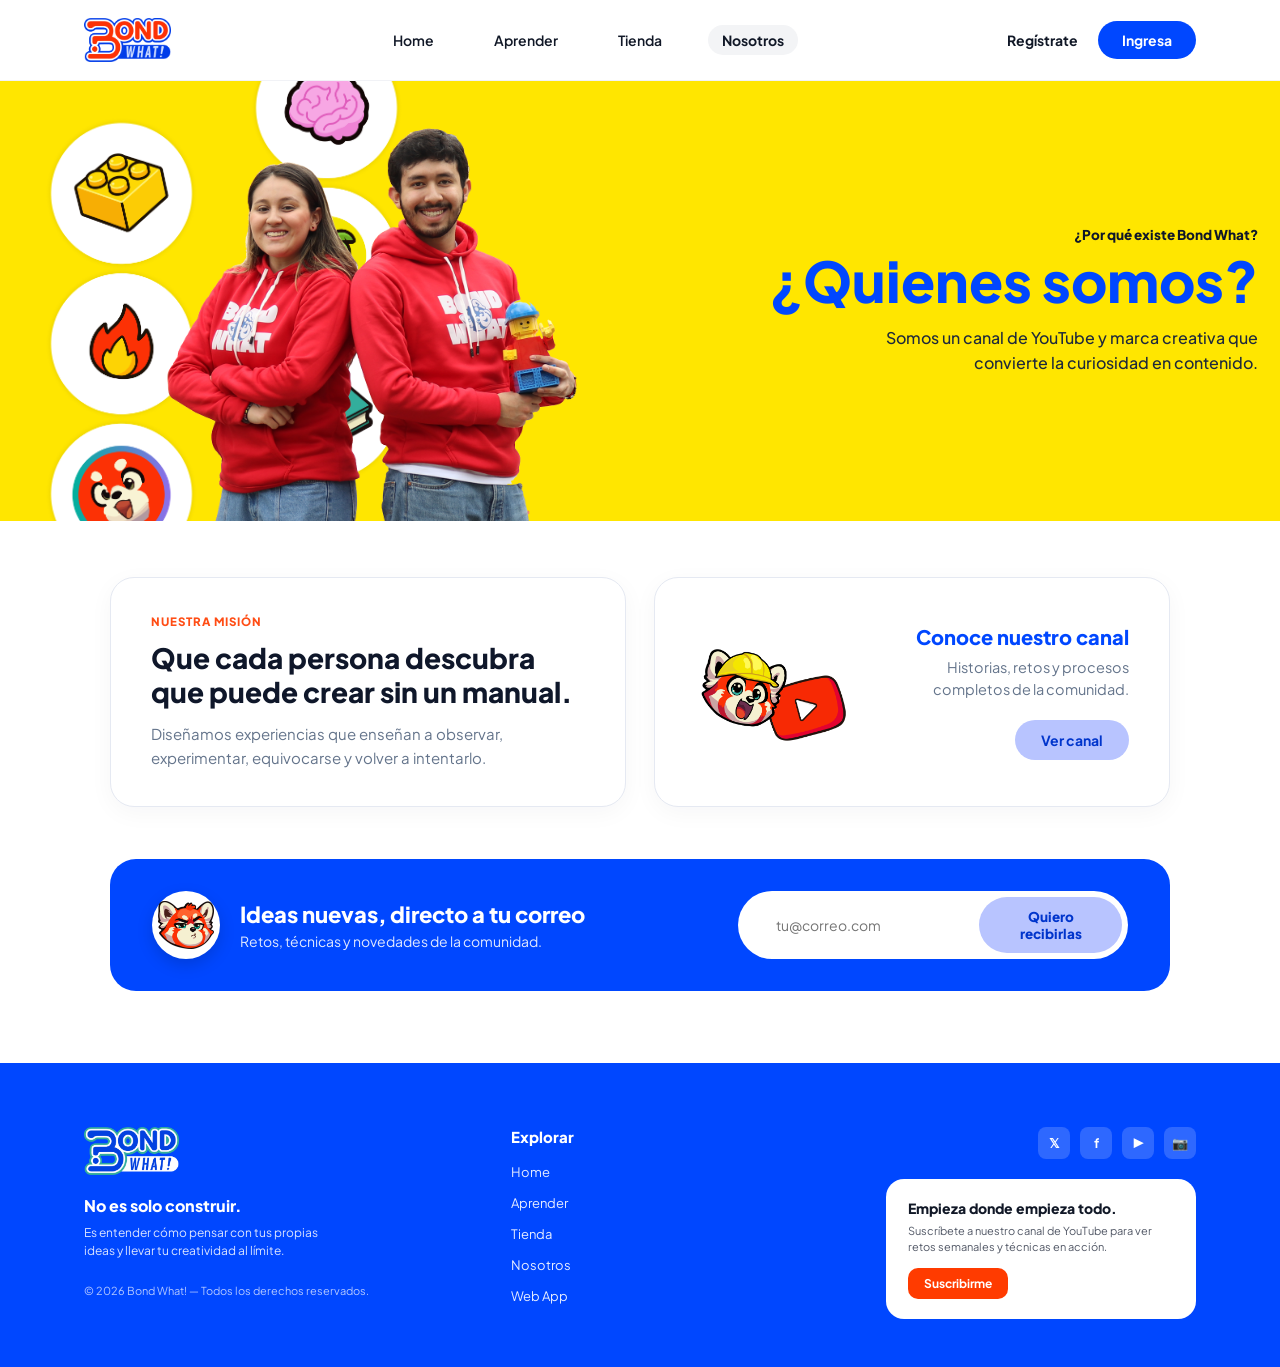
<file: nosotros.html>
<!DOCTYPE html>
<html lang="es">
<head>
  <meta charset="UTF-8" />
  <meta name="viewport" content="width=device-width, initial-scale=1.0" />
  <title>Nosotros — Bond What!</title>
  <link rel="stylesheet" href="css/estilo.css" />
  <style>
    /* Hero Banner Amarillo de Nosotros */
    .nosotros-hero {
      background-color: #FFE600;
      position: relative;
      overflow: hidden;
      padding: 0;
    }
    .nosotros-hero-grid {
      display: grid;
      grid-template-columns: 52% 48%;
      align-items: center;
      max-width: 1240px;
      margin: 0 auto;
      min-height: 440px;
      padding: 0 24px;
    }
    .nosotros-visual-stack {
      position: relative;
      height: 100%;
      min-height: 440px;
      display: flex;
      align-items: flex-end;
      justify-content: center;
    }
    .nosotros-icons-left {
      position: absolute;
      left: 0;
      bottom: 0;
      width: 155px;
      z-index: 1;
      pointer-events: none;
    }
    .nosotros-icons-right {
      position: absolute;
      left: 33%;
      top: 0;
      width: 155px;
      z-index: 1;
      pointer-events: none;
    }
    .nosotros-founders-img {
      position: relative;
      z-index: 2;
      width: 100%;
      max-width: 430px;
      height: auto;
      display: block;
      margin-left: 36px;
      margin-bottom: 0;
    }
    .nosotros-hero-text {
      text-align: right;
      padding: 40px 10px 40px 24px;
      z-index: 3;
    }
    .nosotros-hero-text .kicker {
      font-size: 13.5px;
      font-weight: 800;
      color: #0F172A;
      margin-bottom: 8px;
    }
    .nosotros-hero-text h1 {
      font-size: 56px;
      line-height: 1.05;
      font-weight: 900;
      color: #0047FF;
      margin: 0 0 16px 0;
    }
    .nosotros-hero-text p {
      font-size: 16px;
      line-height: 1.55;
      color: #1E293B;
      max-width: 410px;
      margin: 0 0 0 auto;
      font-weight: 500;
    }

    /* Tarjetas centrales: Nuestra Misión y Conoce nuestro canal */
    .nosotros-cards-section {
      padding: 56px 0 36px 0;
      background-color: #FFFFFF;
    }
    .nosotros-dual-grid {
      display: grid;
      grid-template-columns: repeat(2, 1fr);
      gap: 28px;
      max-width: 1060px;
      margin: 0 auto;
    }
    .nosotros-info-card {
      background: #FFFFFF;
      border: 1px solid #E5E9F2;
      border-radius: 24px;
      padding: 36px 40px;
      box-shadow: 0 6px 24px rgba(15, 23, 42, 0.04);
      transition: transform 0.25s ease, box-shadow 0.25s ease;
    }
    .nosotros-info-card:hover {
      transform: translateY(-4px);
      box-shadow: 0 14px 30px rgba(15, 23, 42, 0.08);
    }
    .mission-kicker {
      font-size: 11.5px;
      font-weight: 800;
      letter-spacing: 1px;
      text-transform: uppercase;
      color: #FF4D15;
      margin-bottom: 12px;
    }
    .nosotros-info-card h2 {
      font-size: 28px;
      line-height: 1.2;
      font-weight: 800;
      color: #0F172A;
      margin: 0 0 14px 0;
    }
    .nosotros-info-card p {
      font-size: 15px;
      line-height: 1.6;
      color: #64748B;
      margin: 0;
    }
    .channel-card-inner {
      display: flex;
      align-items: center;
      justify-content: space-between;
      gap: 24px;
      height: 100%;
    }
    .channel-card-img {
      width: 155px;
      height: auto;
      flex-shrink: 0;
      transition: transform 0.25s ease;
    }
    .nosotros-info-card:hover .channel-card-img {
      transform: scale(1.05);
    }
    .channel-card-right {
      text-align: right;
      flex: 1;
    }
    .channel-card-right h3 {
      font-size: 20px;
      font-weight: 800;
      color: #0047FF;
      margin: 0 0 8px 0;
    }
    .channel-card-right p {
      font-size: 14.5px;
      line-height: 1.5;
      color: #64748B;
      margin: 0 0 20px 0;
    }
    .btn-ver-canal-soft {
      display: inline-block;
      background-color: #B8C4FF;
      color: #0035CC;
      font-weight: 700;
      font-size: 14px;
      padding: 11px 26px;
      border-radius: 999px;
      text-decoration: none;
      transition: transform 0.2s ease, background-color 0.2s ease;
    }
    .btn-ver-canal-soft:hover {
      background-color: #9EB0FF;
      transform: scale(1.04);
    }

    /* Banner Azul Newsletter */
    .newsletter-section {
      padding: 16px 0 72px 0;
      background-color: #FFFFFF;
    }
    .newsletter-blue-box {
      max-width: 1060px;
      margin: 0 auto;
      background-color: #0047FF;
      border-radius: 26px;
      padding: 32px 42px;
      display: flex;
      align-items: center;
      justify-content: space-between;
      gap: 28px;
      color: #FFFFFF;
    }
    .newsletter-left {
      display: flex;
      align-items: center;
      gap: 20px;
    }
    .newsletter-avatar {
      width: 68px;
      height: 68px;
      border-radius: 50%;
      background-color: #FFFFFF;
      padding: 6px;
      display: flex;
      align-items: center;
      justify-content: center;
      flex-shrink: 0;
      box-shadow: 0 6px 16px rgba(0, 0, 0, 0.15);
    }
    .newsletter-avatar img {
      width: 100%;
      height: 100%;
      object-fit: contain;
    }
    .newsletter-left h3 {
      font-size: 22px;
      font-weight: 800;
      margin: 0 0 4px 0;
      color: #FFFFFF;
    }
    .newsletter-left p {
      font-size: 14px;
      margin: 0;
      color: rgba(255, 255, 255, 0.88);
    }
    .newsletter-form {
      background-color: #FFFFFF;
      border-radius: 999px;
      padding: 6px 6px 6px 22px;
      display: flex;
      align-items: center;
      gap: 10px;
      min-width: 390px;
    }
    .newsletter-form input {
      border: none;
      outline: none;
      font-size: 14px;
      color: #0F172A;
      flex: 1;
      background: transparent;
    }
    .newsletter-form button {
      background-color: #B8C4FF;
      color: #0035CC;
      border: none;
      border-radius: 999px;
      padding: 11px 22px;
      font-size: 13.5px;
      font-weight: 800;
      cursor: pointer;
      transition: transform 0.2s ease, background-color 0.2s ease;
    }
    .newsletter-form button:hover {
      background-color: #9EB0FF;
      transform: scale(1.03);
    }
  </style>
</head>
<body>

  <!-- 1. NAVBAR (Logo limpio sin deformar y Nosotros activo) -->
  <header class="navbar">
    <div class="container navbar-inner">
      <a href="index.html" class="nav-logo">
        <img src="assets/img/logos/logo-bondwhat_1.png" alt="Bond What!" style="height: 44px; width: auto; object-fit: contain;" onerror="this.outerHTML='<strong style=\'color:#0047FF;font-size:22px;\'>BOND WHAT!</strong>'" />
      </a>

      <nav class="nav-menu">
        <a href="index.html">Home</a>
        <a href="aprender.html">Aprender</a>
        <a href="tienda.html">Tienda</a>
        <a href="nosotros.html" class="active">Nosotros</a>
      </nav>

      <div class="nav-actions">
        <a href="registro.html" class="link-register">Regístrate</a>
        <a href="ingresa.html" class="btn-pill-blue">Ingresa</a>
      </div>
    </div>
  </header>

  <!-- 2. HERO BANNER AMARILLO CON FUNDADORES E ICONOS A RAS -->
  <section class="nosotros-hero">
    <div class="nosotros-hero-grid">
      
      <!-- Composición visual izquierda -->
      <div class="nosotros-visual-stack">
        <img src="assets/img/ilustraciones/banner_iconos.png" alt="Iconos Bond What izquierda" class="nosotros-icons-left" />
        <img src="assets/img/ilustraciones/banner_iconos_2.png" alt="Iconos Bond What derecha" class="nosotros-icons-right" />
        <img src="assets/img/recursos_visuales/foto_bond_what_personas.png" alt="Fundadores de Bond What" class="nosotros-founders-img" />
      </div>

      <!-- Texto derecho -->
      <div class="nosotros-hero-text">
        <div class="kicker">¿Por qué existe Bond What?</div>
        <h1>¿Quienes somos?</h1>
        <p>Somos un canal de YouTube y marca creativa que convierte la curiosidad en contenido.</p>
      </div>

    </div>
  </section>

  <!-- 3. NUESTRA MISIÓN + CONOCE NUESTRO CANAL -->
  <section class="nosotros-cards-section">
    <div class="container">
      <div class="nosotros-dual-grid">
        
        <!-- Tarjeta izquierda: Nuestra Misión -->
        <div class="nosotros-info-card">
          <div class="mission-kicker">NUESTRA MISIÓN</div>
          <h2>Que cada persona descubra que puede crear sin un manual.</h2>
          <p>Diseñamos experiencias que enseñan a observar, experimentar, equivocarse y volver a intentarlo.</p>
        </div>

        <!-- Tarjeta derecha: Conoce nuestro canal -->
        <div class="nosotros-info-card">
          <div class="channel-card-inner">
            <img src="assets/img/ilustraciones/icono_canal.png" alt="Canal de YouTube Bond What" class="channel-card-img" />
            <div class="channel-card-right">
              <h3>Conoce nuestro canal</h3>
              <p>Historias, retos y procesos completos de la comunidad.</p>
              <a href="https://www.youtube.com/@bondwhat" target="_blank" rel="noopener noreferrer" class="btn-ver-canal-soft">Ver canal</a>
            </div>
          </div>
        </div>

      </div>
    </div>
  </section>

  <!-- 4. BANNER AZUL DE NEWSLETTER -->
  <section class="newsletter-section">
    <div class="container">
      <div class="newsletter-blue-box">
        <div class="newsletter-left">
          <div class="newsletter-avatar">
            <img src="assets/img/ilustraciones/mascota_rostro_1.png" alt="Mascota Bond What" />
          </div>
          <div>
            <h3>Ideas nuevas, directo a tu correo</h3>
            <p>Retos, técnicas y novedades de la comunidad.</p>
          </div>
        </div>

        <form id="newsletter-form" class="newsletter-form">
          <input type="email" id="newsletter-email" placeholder="tu@correo.com" required />
          <button type="submit" id="newsletter-btn">Quiero recibirlas</button>
        </form>
      </div>
    </div>
  </section>

  <!-- 5. FOOTER AZUL (Idéntico al Home, Aprender y Tienda) -->
  <footer class="main-footer">
    <div class="container footer-grid">
      <div class="footer-brand">
        <img src="assets/img/logos/logo_bond_what_2.png" alt="Bond What!" style="height: 48px; width: auto; object-fit: contain;" onerror="this.outerHTML='<h3 style=\'font-size:24px;margin-bottom:12px;\'>BOND WHAT!</h3>'" />
        <h4>No es solo construir.</h4>
        <p>Es entender cómo pensar con tus propias ideas y llevar tu creatividad al límite.</p>
        <div class="footer-copy">© 2026 Bond What! — Todos los derechos reservados.</div>
      </div>

      <div class="footer-links">
        <h4>Explorar</h4>
        <ul>
          <li><a href="index.html">Home</a></li>
          <li><a href="aprender.html">Aprender</a></li>
          <li><a href="tienda.html">Tienda</a></li>
          <li><a href="nosotros.html">Nosotros</a></li>
          <li><a href="web_app_inicio.html">Web App</a></li>
        </ul>
      </div>

      <div class="footer-right">
        <div class="social-icons">
          <a href="#" class="social-btn">𝕏</a>
          <a href="#" class="social-btn">f</a>
          <a href="https://www.youtube.com/@bondwhat" target="_blank" rel="noopener noreferrer" class="social-btn">▶</a>
          <a href="#" class="social-btn">📷</a>
        </div>

        <div class="footer-yt-card">
          <h5>Empieza donde empieza todo.</h5>
          <p>Suscríbete a nuestro canal de YouTube para ver retos semanales y técnicas en acción.</p>
          <a href="https://www.youtube.com/@bondwhat" target="_blank" rel="noopener noreferrer" class="btn-orange">Suscribirme</a>
        </div>
      </div>
    </div>
  </footer>

  <script src="js/app_funcionamiento.js"></script>
  <script>
    // Confirmación interactiva al suscribirse al boletín
    const newsletterForm = document.getElementById('newsletter-form');
    if (newsletterForm) {
      newsletterForm.addEventListener('submit', function (e) {
        e.preventDefault();
        const btn = document.getElementById('newsletter-btn');
        const input = document.getElementById('newsletter-email');
        btn.textContent = '¡Listo, suscrito!';
        btn.style.backgroundColor = '#22C55E';
        btn.style.color = '#FFFFFF';
        input.value = '';
        setTimeout(() => {
          btn.textContent = 'Quiero recibirlas';
          btn.style.backgroundColor = '#B8C4FF';
          btn.style.color = '#0035CC';
        }, 3000);
      });
    }
  </script>
</body>
</html>
</file>
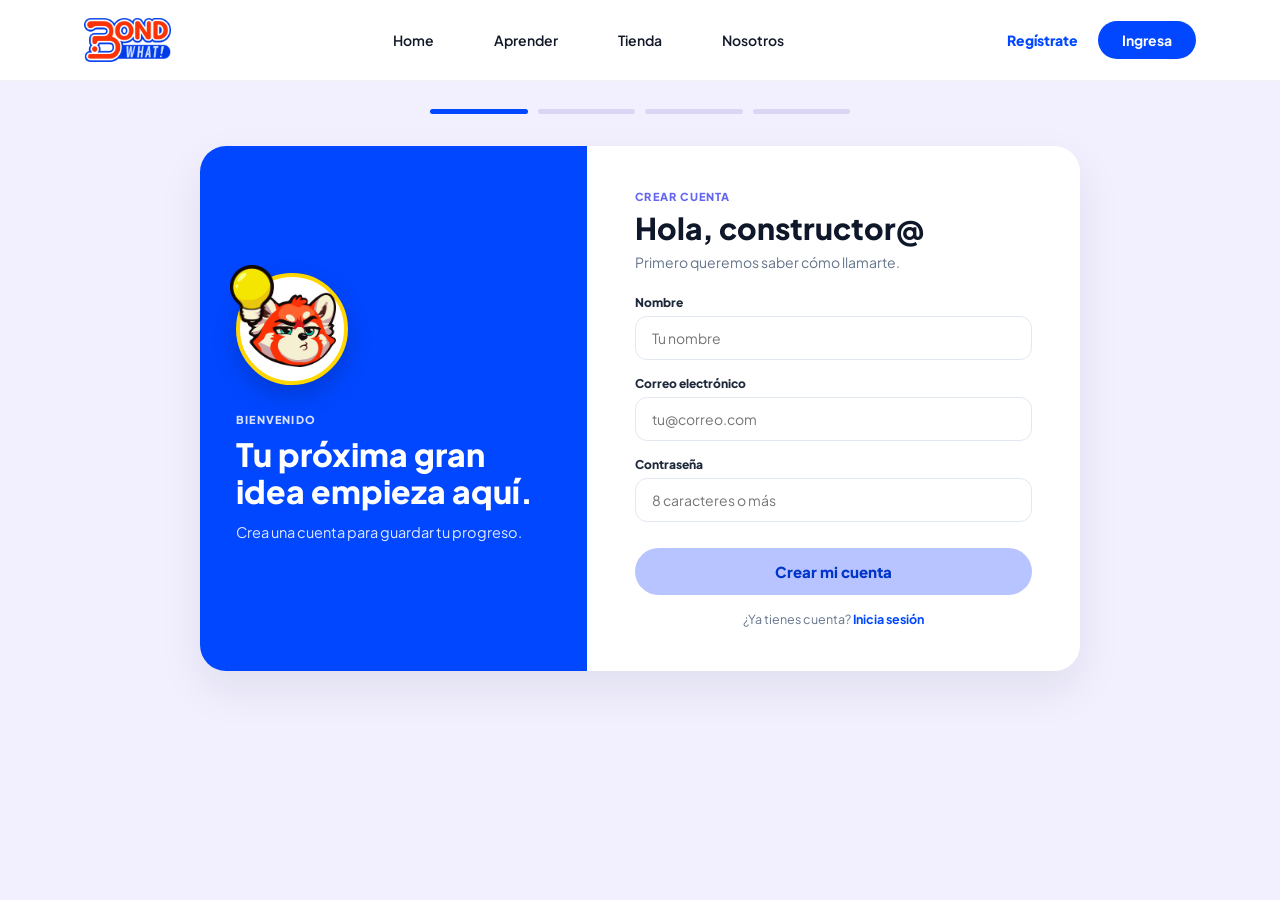
<file: registro.html>
<!DOCTYPE html>
<html lang="es">
<head>
  <meta charset="UTF-8" />
  <meta name="viewport" content="width=device-width, initial-scale=1.0" />
  <title>Crear Cuenta — Bond What!</title>
  <link rel="stylesheet" href="css/estilo.css" />
  <style>
    body {
      margin: 0;
      background-color: #F2F0FF;
      min-height: 100vh;
      display: flex;
      flex-direction: column;
      transition: background 0.4s ease;
    }
    body.step-5-bg {
      background: linear-gradient(180deg, #FFE600 0%, #FFE600 62%, #EFEFFF 100%);
    }

    /* Avatar de usuario en navbar para pasos 4 y 5 */
    .nav-user-badge {
      display: none;
      align-items: center;
      position: relative;
      cursor: pointer;
    }
    .nav-user-badge img {
      width: 46px;
      height: 46px;
      border-radius: 50%;
      border: 2.5px solid #0047FF;
      background: #FFFFFF;
      object-fit: cover;
    }
    .nav-level-pill {
      position: absolute;
      bottom: -2px;
      right: -4px;
      background: #7C3AED;
      color: #FFFFFF;
      font-size: 10px;
      font-weight: 900;
      padding: 2px 5px;
      border-radius: 999px;
      border: 1.5px solid #FFFFFF;
    }

    /* Barra de progreso superior (4 segmentos) */
    .onboarding-progress {
      display: flex;
      justify-content: center;
      align-items: center;
      gap: 10px;
      margin: 28px auto 32px auto;
      max-width: 420px;
      width: 90%;
    }
    .progress-bar-segment {
      flex: 1;
      height: 5px;
      border-radius: 999px;
      background-color: #D8D6F2;
      transition: background-color 0.3s ease;
    }
    .progress-bar-segment.active {
      background-color: #0047FF;
    }

    /* Contenedor general de pasos */
    .onboarding-stage {
      flex: 1;
      display: flex;
      align-items: flex-start;
      justify-content: center;
      padding: 0 20px 60px 20px;
    }
    .step-screen {
      display: none;
      width: 100%;
      animation: fadeStep 0.3s ease;
    }
    .step-screen.active {
      display: flex;
      justify-content: center;
    }
    @keyframes fadeStep {
      from { opacity: 0; transform: translateY(10px); }
      to { opacity: 1; transform: translateY(0); }
    }

    /* --- PASO 1: CREAR CUENTA (Tarjeta dividida azul/blanco) --- */
    .register-split-card {
      width: 100%;
      max-width: 880px;
      background: #FFFFFF;
      border-radius: 26px;
      overflow: hidden;
      display: grid;
      grid-template-columns: 44% 56%;
      box-shadow: 0 18px 45px rgba(15, 23, 42, 0.08);
    }
    .register-left-blue {
      background-color: #0047FF;
      color: #FFFFFF;
      padding: 48px 36px;
      display: flex;
      flex-direction: column;
      justify-content: center;
      align-items: flex-start;
    }
    .register-mascot-circle {
      width: 112px;
      height: 112px;
      border-radius: 50%;
      background: #FFFFFF;
      border: 4px solid #FFD600;
      position: relative;
      display: flex;
      align-items: center;
      justify-content: center;
      margin-bottom: 28px;
      box-shadow: 0 10px 24px rgba(0, 0, 0, 0.18);
    }
    .register-mascot-circle img.face {
      width: 84%;
      height: 84%;
      object-fit: contain;
    }
    .register-mascot-circle img.bulb {
      position: absolute;
      top: -12px;
      left: -10px;
      width: 44px;
      height: auto;
    }
    .register-left-blue .welcome-tag {
      font-size: 11px;
      font-weight: 800;
      letter-spacing: 1.2px;
      text-transform: uppercase;
      color: rgba(255, 255, 255, 0.85);
      margin-bottom: 10px;
    }
    .register-left-blue h2 {
      font-size: 32px;
      line-height: 1.15;
      font-weight: 900;
      margin: 0 0 12px 0;
      color: #FFFFFF;
    }
    .register-left-blue p {
      font-size: 14.5px;
      line-height: 1.5;
      margin: 0;
      color: rgba(255, 255, 255, 0.88);
    }
    .register-right-form {
      padding: 44px 48px;
    }
    .register-right-form .form-kicker {
      font-size: 11px;
      font-weight: 800;
      letter-spacing: 1.2px;
      color: #6366F1;
      text-transform: uppercase;
      margin-bottom: 6px;
    }
    .register-right-form h1 {
      font-size: 30px;
      font-weight: 900;
      color: #0F172A;
      margin: 0 0 6px 0;
    }
    .register-right-form .sub {
      font-size: 14px;
      color: #64748B;
      margin: 0 0 24px 0;
    }
    .field-group {
      margin-bottom: 16px;
    }
    .field-group label {
      display: block;
      font-size: 12px;
      font-weight: 800;
      color: #1E293B;
      margin-bottom: 6px;
    }
    .field-group input {
      width: 100%;
      box-sizing: border-box;
      padding: 12px 16px;
      border: 1.5px solid #E2E8F0;
      border-radius: 12px;
      font-size: 14px;
      color: #0F172A;
      outline: none;
      transition: border-color 0.2s ease;
    }
    .field-group input:focus {
      border-color: #0047FF;
    }
    .btn-submit-step1 {
      width: 100%;
      margin-top: 10px;
      padding: 14px;
      border-radius: 999px;
      border: none;
      background-color: #B8C4FF;
      color: #0035CC;
      font-size: 15px;
      font-weight: 800;
      cursor: pointer;
      transition: all 0.2s ease;
    }
    .btn-submit-step1.ready {
      background-color: #0047FF;
      color: #FFFFFF;
      box-shadow: 0 6px 18px rgba(0, 71, 255, 0.28);
    }
    .btn-submit-step1:hover {
      transform: scale(1.02);
    }
    .login-redirect {
      text-align: center;
      font-size: 12.5px;
      color: #64748B;
      margin-top: 16px;
    }
    .login-redirect a {
      color: #0047FF;
      font-weight: 700;
      text-decoration: none;
    }

    /* --- PASO 2: VERIFICA TU CORREO --- */
    .verify-card {
      width: 100%;
      max-width: 560px;
      background: #FFFFFF;
      border-radius: 26px;
      padding: 46px 44px;
      text-align: center;
      box-shadow: 0 18px 45px rgba(15, 23, 42, 0.08);
      position: relative;
    }
    .yellow-at-badge {
      width: 60px;
      height: 60px;
      background-color: #FFE600;
      border: 2.5px solid #0F172A;
      border-radius: 16px;
      display: inline-flex;
      align-items: center;
      justify-content: center;
      font-size: 26px;
      font-weight: 900;
      color: #0F172A;
      margin-bottom: 18px;
      transform: rotate(-4deg);
    }
    .verify-kicker {
      font-size: 11px;
      font-weight: 800;
      letter-spacing: 1.2px;
      color: #6366F1;
      text-transform: uppercase;
      margin-bottom: 8px;
    }
    .verify-card h2 {
      font-size: 32px;
      font-weight: 900;
      color: #0F172A;
      margin: 0 0 8px 0;
    }
    .verify-card p {
      font-size: 14px;
      color: #64748B;
      margin: 0 0 26px 0;
    }
    .otp-wrapper-relative {
      position: relative;
      display: inline-block;
      margin-bottom: 26px;
    }
    .otp-inputs-row {
      display: flex;
      justify-content: center;
      gap: 10px;
    }
    .otp-box {
      width: 48px;
      height: 54px;
      border: 1.5px solid #CBD5E1;
      border-radius: 12px;
      text-align: center;
      font-size: 20px;
      font-weight: 800;
      color: #0F172A;
      outline: none;
      transition: border-color 0.2s ease, transform 0.15s ease, background-color 0.2s ease;
    }
    .otp-box:focus {
      border-color: #0047FF;
      transform: scale(1.05);
    }
    .otp-box.input-error {
      border-color: #FF3D00;
      background-color: #FFF5F5;
      animation: shakeBox 0.28s ease;
    }
    @keyframes shakeBox {
      0%, 100% { transform: translateX(0); }
      25% { transform: translateX(-4px); }
      75% { transform: translateX(4px); }
    }

    /* Notificación flotante tipo tooltip de validación (cerrable) */
    .numeric-alert-toast {
      display: none;
      align-items: center;
      justify-content: space-between;
      gap: 12px;
      background: #FFFFFF;
      border: 1.5px solid #CBD5E1;
      border-radius: 10px;
      padding: 10px 14px;
      box-shadow: 0 10px 25px rgba(15, 23, 42, 0.16);
      position: absolute;
      top: calc(100% + 10px);
      left: 50%;
      transform: translateX(-50%);
      z-index: 30;
      white-space: nowrap;
      animation: popAlert 0.2s ease;
    }
    .numeric-alert-toast::before {
      content: "";
      position: absolute;
      top: -7px;
      left: 50%;
      transform: translateX(-50%) rotate(45deg);
      width: 11px;
      height: 11px;
      background: #FFFFFF;
      border-left: 1.5px solid #CBD5E1;
      border-top: 1.5px solid #CBD5E1;
    }
    @keyframes popAlert {
      from { opacity: 0; transform: translate(-50%, -6px); }
      to { opacity: 1; transform: translate(-50%, 0); }
    }
    .alert-icon-orange {
      width: 22px;
      height: 22px;
      border-radius: 5px;
      background-color: #FF6B00;
      color: #FFFFFF;
      font-weight: 900;
      font-size: 14px;
      display: flex;
      align-items: center;
      justify-content: center;
      flex-shrink: 0;
    }
    .alert-text-msg {
      font-size: 13.5px;
      font-weight: 700;
      color: #1E293B;
    }
    .alert-close-btn {
      background: transparent;
      border: none;
      color: #64748B;
      font-size: 16px;
      font-weight: 800;
      cursor: pointer;
      padding: 2px 6px;
      border-radius: 6px;
      line-height: 1;
      transition: background 0.15s ease, color 0.15s ease;
    }
    .alert-close-btn:hover {
      background: #F1F5F9;
      color: #0F172A;
    }

    .btn-orange-full {
      width: 100%;
      padding: 14px;
      border-radius: 999px;
      border: none;
      background-color: #FF3D00;
      color: #FFFFFF;
      font-size: 15px;
      font-weight: 800;
      cursor: pointer;
      box-shadow: 0 6px 18px rgba(255, 61, 0, 0.28);
      transition: transform 0.2s ease, background-color 0.2s ease;
    }
    .btn-orange-full:hover {
      background-color: #E03500;
      transform: scale(1.02);
    }
    .resend-timer {
      margin-top: 16px;
      font-size: 13px;
      font-weight: 700;
      color: #0047FF;
    }

    /* --- PASO 3: DIAGNÓSTICO INICIAL --- */
    .diagnostic-wrapper {
      width: 100%;
      max-width: 780px;
      text-align: center;
    }
    .diagnostic-avatar {
      width: 84px;
      height: 84px;
      border-radius: 50%;
      background: #FFFFFF;
      margin: 0 auto 14px auto;
      display: flex;
      align-items: center;
      justify-content: center;
      box-shadow: 0 8px 20px rgba(15, 23, 42, 0.08);
      overflow: hidden;
    }
    .diagnostic-avatar img {
      width: 82%;
      height: 82%;
      object-fit: contain;
    }
    .diagnostic-kicker {
      font-size: 11.5px;
      font-weight: 800;
      letter-spacing: 1.2px;
      color: #6366F1;
      margin-bottom: 10px;
    }
    .diagnostic-wrapper h2 {
      font-size: 38px;
      line-height: 1.15;
      font-weight: 900;
      color: #0F172A;
      margin: 0 0 10px 0;
    }
    .diagnostic-wrapper .sub {
      font-size: 15px;
      color: #64748B;
      margin: 0 auto 30px auto;
      max-width: 440px;
    }
    .options-grid-2x2 {
      display: grid;
      grid-template-columns: repeat(2, 1fr);
      gap: 16px;
      margin-bottom: 28px;
    }
    .option-card-btn {
      background: #FFFFFF;
      border: 2px solid #CBD5E1;
      border-radius: 16px;
      padding: 18px 20px;
      display: flex;
      align-items: center;
      gap: 14px;
      text-align: left;
      cursor: pointer;
      transition: all 0.2s ease;
    }
    .option-card-btn:hover {
      border-color: #6366F1;
      transform: translateY(-2px);
    }
    .option-card-btn.selected {
      border-color: #0047FF;
      background-color: #EEF2FF;
      box-shadow: 0 6px 18px rgba(0, 71, 255, 0.12);
    }
    .option-letter {
      width: 34px;
      height: 34px;
      border-radius: 10px;
      background-color: #E0E7FF;
      color: #0047FF;
      font-weight: 900;
      font-size: 14px;
      display: flex;
      align-items: center;
      justify-content: center;
      flex-shrink: 0;
    }
    .option-card-btn.selected .option-letter {
      background-color: #0047FF;
      color: #FFFFFF;
    }
    .option-texts strong {
      display: block;
      font-size: 14.5px;
      color: #0F172A;
      margin-bottom: 2px;
    }
    .option-texts span {
      font-size: 12.5px;
      color: #64748B;
    }

    /* --- PASO 4: VINCULAR CELULAR (QR CON CARGA Y CONTEO REGRESIVO) --- */
    .qr-link-card {
      width: 100%;
      max-width: 820px;
      background: #FFFFFF;
      border-radius: 28px;
      padding: 46px 50px;
      display: grid;
      grid-template-columns: 1.15fr 0.85fr;
      align-items: center;
      gap: 36px;
      box-shadow: 0 18px 45px rgba(15, 23, 42, 0.08);
    }
    .qr-left .kicker {
      font-size: 11.5px;
      font-weight: 800;
      letter-spacing: 1.2px;
      color: #6366F1;
      margin-bottom: 8px;
    }
    .qr-left h2 {
      font-size: 36px;
      line-height: 1.1;
      font-weight: 900;
      color: #0F172A;
      margin: 0 0 12px 0;
    }
    .qr-left p {
      font-size: 14.5px;
      line-height: 1.5;
      color: #64748B;
      margin: 0 0 20px 0;
    }
    .qr-checklist {
      list-style: none;
      padding: 0;
      margin: 0 0 28px 0;
    }
    .qr-checklist li {
      font-size: 13.5px;
      font-weight: 600;
      color: #334155;
      margin-bottom: 9px;
      display: flex;
      align-items: center;
      gap: 8px;
    }
    .qr-checklist li span.check {
      color: #10B981;
      font-weight: 900;
    }
    .qr-actions {
      display: flex;
      gap: 12px;
      flex-wrap: wrap;
    }
    .btn-outline-blue {
      background: #FFFFFF;
      border: 2px solid #93C5FD;
      color: #0047FF;
      font-weight: 800;
      font-size: 14px;
      padding: 12px 22px;
      border-radius: 999px;
      cursor: pointer;
      transition: all 0.2s ease;
    }
    .btn-outline-blue:hover {
      background: #EFF6FF;
      transform: scale(1.03);
    }
    .btn-orange-pill {
      background: #FF3D00;
      border: none;
      color: #FFFFFF;
      font-weight: 800;
      font-size: 14px;
      padding: 12px 26px;
      border-radius: 999px;
      cursor: pointer;
      box-shadow: 0 6px 16px rgba(255, 61, 0, 0.25);
      transition: all 0.2s ease;
    }
    .btn-orange-pill:hover {
      background: #E03500;
      transform: scale(1.03);
    }
    .qr-right-box {
      background: #F4F6FC;
      border-radius: 22px;
      padding: 26px;
      text-align: center;
    }
    .qr-frame {
      width: 170px;
      height: 170px;
      background: #FFFFFF;
      border: 3px solid #0F172A;
      border-radius: 14px;
      margin: 0 auto 16px auto;
      position: relative;
      display: grid;
      grid-template-columns: repeat(5, 1fr);
      gap: 6px;
      padding: 14px;
      box-sizing: border-box;
      overflow: hidden;
    }
    /* Láser de escaneo activo sobre el QR */
    .qr-scan-laser {
      position: absolute;
      left: 0;
      width: 100%;
      height: 3px;
      background: linear-gradient(90deg, transparent, #0047FF, transparent);
      box-shadow: 0 0 8px #0047FF;
      animation: scanSweep 2.4s ease-in-out infinite;
      z-index: 4;
      pointer-events: none;
    }
    @keyframes scanSweep {
      0%, 100% { top: 8px; opacity: 0.3; }
      50% { top: 156px; opacity: 1; }
    }
    .qr-dot {
      background: #0F172A;
      border-radius: 3px;
    }
    .qr-dot.empty {
      background: transparent;
    }
    .qr-center-logo {
      position: absolute;
      top: 50%;
      left: 50%;
      transform: translate(-50%, -50%);
      background: #FFFFFF;
      padding: 4px 6px;
      border-radius: 8px;
      box-shadow: 0 2px 8px rgba(0,0,0,0.12);
      z-index: 3;
    }
    .qr-center-logo img {
      width: 44px;
      height: auto;
      display: block;
    }
    .qr-status {
      font-size: 12.5px;
      font-weight: 800;
      color: #0047FF;
      display: flex;
      align-items: center;
      justify-content: center;
      gap: 8px;
    }
    /* Spinner circular giratorio de carga */
    .qr-spinner {
      width: 14px;
      height: 14px;
      border: 2.5px solid #BFDBFE;
      border-top-color: #0047FF;
      border-radius: 50%;
      animation: spinLoader 0.85s linear infinite;
      flex-shrink: 0;
    }
    @keyframes spinLoader {
      to { transform: rotate(360deg); }
    }
    .qr-expire {
      font-size: 11.5px;
      font-weight: 600;
      color: #64748B;
      margin-top: 6px;
      font-variant-numeric: tabular-nums;
    }

    /* --- PASO 5: TU ISLA RECOMENDADA --- */
    .island-result-card {
      width: 100%;
      max-width: 540px;
      background: #FFFFFF;
      border-radius: 28px;
      padding: 36px 40px 40px 40px;
      text-align: center;
      position: relative;
      box-shadow: 0 20px 50px rgba(15, 23, 42, 0.12);
      margin-top: 18px;
    }
    .island-sticker-badge {
      position: absolute;
      top: -28px;
      left: -34px;
      width: 118px;
      height: 118px;
      background: #FFE600;
      border: 4px solid #0F172A;
      border-radius: 28px;
      transform: rotate(-10deg);
      display: flex;
      align-items: center;
      justify-content: center;
      box-shadow: 0 10px 24px rgba(0, 0, 0, 0.15);
      padding: 8px;
    }
    .island-sticker-badge img {
      width: 100%;
      height: 100%;
      object-fit: contain;
    }
    .island-hero-img {
      width: 100%;
      max-width: 310px;
      height: auto;
      margin: 0 auto 14px auto;
      display: block;
    }
    .island-kicker {
      font-size: 11px;
      font-weight: 800;
      letter-spacing: 1.2px;
      color: #6366F1;
      text-transform: uppercase;
      margin-bottom: 6px;
    }
    .island-result-card h2 {
      font-size: 38px;
      font-weight: 900;
      color: #0F172A;
      margin: 0 0 8px 0;
    }
    .island-result-card p {
      font-size: 14px;
      line-height: 1.5;
      color: #64748B;
      max-width: 340px;
      margin: 0 auto 24px auto;
    }
    .island-rewards-row {
      display: flex;
      justify-content: center;
      gap: 14px;
      margin-bottom: 28px;
    }
    .reward-mini-box {
      width: 92px;
      height: 92px;
      border: 2px solid #FFE600;
      border-radius: 16px;
      background: #FFFDF5;
      display: flex;
      flex-direction: column;
      align-items: center;
      justify-content: center;
      padding: 8px;
      box-sizing: border-box;
    }
    .reward-mini-box img {
      width: 44px;
      height: 44px;
      object-fit: contain;
      margin-bottom: 6px;
    }
    .reward-xp-num {
      font-size: 20px;
      line-height: 1;
      font-weight: 900;
      color: #0047FF;
      margin-bottom: 6px;
    }
    .reward-pill-tag {
      background: #FFE600;
      color: #0F172A;
      font-size: 9px;
      font-weight: 800;
      padding: 2px 7px;
      border-radius: 999px;
    }
    .btn-enter-space {
      display: inline-block;
      background: #FF3D00;
      color: #FFFFFF;
      font-size: 15px;
      font-weight: 800;
      padding: 14px 38px;
      border-radius: 999px;
      text-decoration: none;
      box-shadow: 0 8px 20px rgba(255, 61, 0, 0.3);
      transition: transform 0.2s ease, background-color 0.2s ease;
    }
    .btn-enter-space:hover {
      background: #E03500;
      transform: scale(1.05);
    }
  </style>
</head>
<body>

  <!-- 1. NAVBAR SUPERIOR -->
  <header class="navbar" style="background: #FFFFFF;">
    <div class="container navbar-inner">
      <a href="index.html" class="nav-logo">
        <img src="assets/img/logos/logo-bondwhat_1.png" alt="Bond What!" style="height: 44px; width: auto; object-fit: contain;" onerror="this.outerHTML='<strong style=\'color:#0047FF;font-size:22px;\'>BOND WHAT!</strong>'" />
      </a>

      <nav class="nav-menu">
        <a href="index.html">Home</a>
        <a href="aprender.html">Aprender</a>
        <a href="tienda.html">Tienda</a>
        <a href="nosotros.html">Nosotros</a>
      </nav>

      <!-- Botones invitados (Pasos 1-3) -->
      <div id="guest-nav-actions" class="nav-actions">
        <a href="registro.html" class="link-register" style="color: #0047FF; font-weight: 800;">Regístrate</a>
        <a href="ingresa.html" class="btn-pill-blue">Ingresa</a>
      </div>

      <!-- Avatar usuario creado (Pasos 4-5) -->
      <div id="user-nav-avatar" class="nav-user-badge" title="Tu perfil Bond What!">
        <img src="assets/img/ilustraciones/perfil_nivel_1.png" alt="Perfil Constructor" />
        <span class="nav-level-pill">13</span>
      </div>
    </div>
  </header>

  <!-- 2. BARRA DE PROGRESO (4 SEGMENTOS) -->
  <div class="onboarding-progress">
    <div id="prog-1" class="progress-bar-segment active"></div>
    <div id="prog-2" class="progress-bar-segment"></div>
    <div id="prog-3" class="progress-bar-segment"></div>
    <div id="prog-4" class="progress-bar-segment"></div>
  </div>

  <!-- 3. CONTENEDOR DE LAS 5 PANTALLAS DE REGISTRO -->
  <main class="onboarding-stage">

    <!-- PANTALLA 1: CREAR CUENTA -->
    <section id="screen-1" class="step-screen active">
      <div class="register-split-card">
        <div class="register-left-blue">
          <div class="register-mascot-circle">
            <img src="assets/img/ilustraciones/Group 83.png" alt="Idea Bond What" class="bulb" />
            <img src="assets/img/ilustraciones/mascota_rostro_1.png" alt="Mascota Bond What" class="face" />
          </div>
          <div class="welcome-tag">BIENVENIDO</div>
          <h2>Tu próxima gran idea empieza aquí.</h2>
          <p>Crea una cuenta para guardar tu progreso.</p>
        </div>

        <form id="form-step-1" class="register-right-form">
          <div class="form-kicker">CREAR CUENTA</div>
          <h1>Hola, constructor@</h1>
          <p class="sub">Primero queremos saber cómo llamarte.</p>

          <div class="field-group">
            <label for="reg-name">Nombre</label>
            <input type="text" id="reg-name" placeholder="Tu nombre" required />
          </div>

          <div class="field-group">
            <label for="reg-email">Correo electrónico</label>
            <input type="email" id="reg-email" placeholder="tu@correo.com" required />
          </div>

          <div class="field-group">
            <label for="reg-pass">Contraseña</label>
            <input type="password" id="reg-pass" placeholder="8 caracteres o más" minlength="4" required />
          </div>

          <button type="submit" id="btn-step-1" class="btn-submit-step1">Crear mi cuenta</button>

          <div class="login-redirect">
            ¿Ya tienes cuenta? <a href="ingresa.html">Inicia sesión</a>
          </div>
        </form>
      </div>
    </section>

    <!-- PANTALLA 2: VERIFICA TU CORREO (Bloqueo de letras + alerta cerrable) -->
    <section id="screen-2" class="step-screen">
      <div class="verify-card">
        <div class="yellow-at-badge">@</div>
        <div class="verify-kicker">VERIFICA TU CORREO</div>
        <h2>Te enviamos un código</h2>
        <p>Escribe los 6 dígitos que enviamos a <strong id="display-user-email">hugo@gmail.com</strong></p>

        <div class="otp-wrapper-relative">
          <div class="otp-inputs-row">
            <input type="text" maxlength="1" class="otp-box" inputmode="numeric" autocomplete="off" />
            <input type="text" maxlength="1" class="otp-box" inputmode="numeric" autocomplete="off" />
            <input type="text" maxlength="1" class="otp-box" inputmode="numeric" autocomplete="off" />
            <input type="text" maxlength="1" class="otp-box" inputmode="numeric" autocomplete="off" />
            <input type="text" maxlength="1" class="otp-box" inputmode="numeric" autocomplete="off" />
            <input type="text" maxlength="1" class="otp-box" inputmode="numeric" autocomplete="off" />
          </div>

          <!-- Notificación cerrable cuando se intenta escribir letras -->
          <div id="numeric-only-toast" class="numeric-alert-toast" role="alert">
            <span class="alert-icon-orange">!</span>
            <span id="numeric-alert-text" class="alert-text-msg">Solo escribe números</span>
            <button type="button" class="alert-close-btn" onclick="cerrarAlertaNumeros()" title="Cerrar notificación">✕</button>
          </div>
        </div>

        <button type="button" id="btn-step-2" class="btn-orange-full">Crear mi cuenta</button>

        <div class="resend-timer">Reenviar código en <span id="otp-countdown">00:42</span></div>
      </div>
    </section>

    <!-- PANTALLA 3: DIAGNÓSTICO INICIAL -->
    <section id="screen-3" class="step-screen">
      <div class="diagnostic-wrapper">
        <div class="diagnostic-avatar">
          <img src="assets/img/ilustraciones/mascota_aprende.png" alt="Mascota leyendo" />
        </div>
        <div class="diagnostic-kicker">DIAGNÓSTICO INICIAL · 2 DE 5</div>
        <h2>Cuando construyes algo nuevo,<br>¿por dónde sueles empezar?</h2>
        <p class="sub">No hay respuestas correctas. Queremos recomendarte un camino que se sienta tuyo.</p>

        <div class="options-grid-2x2">
          <button type="button" class="option-card-btn selected" onclick="seleccionarOpcion(this)">
            <span class="option-letter">A</span>
            <div class="option-texts">
              <strong>Imagino la forma final</strong>
              <span>Y voy probando hasta llegar</span>
            </div>
          </button>

          <button type="button" class="option-card-btn" onclick="seleccionarOpcion(this)">
            <span class="option-letter">B</span>
            <div class="option-texts">
              <strong>Pienso cómo funcionará</strong>
              <span>El mecanismo guía la forma</span>
            </div>
          </button>

          <button type="button" class="option-card-btn" onclick="seleccionarOpcion(this)">
            <span class="option-letter">C</span>
            <div class="option-texts">
              <strong>Reviso las piezas</strong>
              <span>La limitación inspira</span>
            </div>
          </button>

          <button type="button" class="option-card-btn" onclick="seleccionarOpcion(this)">
            <span class="option-letter">D</span>
            <div class="option-texts">
              <strong>Hago un boceto</strong>
              <span>Prefiero organizar mis pasos</span>
            </div>
          </button>
        </div>

        <button type="button" id="btn-step-3" class="btn-orange-full" style="max-width: 680px;">Continuar</button>
      </div>
    </section>

    <!-- PANTALLA 4: VINCULAR CELULAR (Spinner cargando + conteo regresivo en vivo) -->
    <section id="screen-4" class="step-screen">
      <div class="qr-link-card">
        <div class="qr-left">
          <div class="kicker">VINCULAR CELULAR</div>
          <h2>Construye con las dos manos libres</h2>
          <p>Escanea este código desde la app móvil para sincronizar cámara, retos y progreso.</p>

          <ul class="qr-checklist">
            <li><span class="check">✓</span> Corrección en vivo</li>
            <li><span class="check">✓</span> Fotos directas al laboratorio</li>
            <li><span class="check">✓</span> Progreso sincronizado</li>
          </ul>

          <div class="qr-actions">
            <button type="button" class="btn-outline-blue" onclick="irAPaso(5)">Vincular después</button>
            <button type="button" class="btn-orange-pill" onclick="irAPaso(5)">Ya lo escaneé</button>
          </div>
        </div>

        <div class="qr-right-box">
          <div class="qr-frame">
            <div class="qr-scan-laser"></div>
            <div class="qr-dot"></div><div class="qr-dot empty"></div><div class="qr-dot"></div><div class="qr-dot empty"></div><div class="qr-dot"></div>
            <div class="qr-dot empty"></div><div class="qr-dot"></div><div class="qr-dot empty"></div><div class="qr-dot"></div><div class="qr-dot"></div>
            <div class="qr-dot"></div><div class="qr-dot"></div><div class="qr-dot empty"></div><div class="qr-dot"></div><div class="qr-dot empty"></div>
            <div class="qr-dot"></div><div class="qr-dot empty"></div><div class="qr-dot"></div><div class="qr-dot"></div><div class="qr-dot empty"></div>
            <div class="qr-dot"></div><div class="qr-dot empty"></div><div class="qr-dot"></div><div class="qr-dot empty"></div><div class="qr-dot"></div>
            <div class="qr-center-logo">
              <img src="assets/img/logos/logo-bondwhat_1.png" alt="Bond What QR" />
            </div>
          </div>
          <div class="qr-status">
            <span class="qr-spinner" aria-hidden="true"></span>
            <span>Esperando escaneo...</span>
          </div>
          <div class="qr-expire">El código expira en <strong id="qr-countdown">04:52</strong></div>
        </div>
      </div>
    </section>

    <!-- PANTALLA 5: TU ISLA RECOMENDADA -->
    <section id="screen-5" class="step-screen">
      <div class="island-result-card">
        <div class="island-sticker-badge">
          <img src="assets/img/ilustraciones/mascota_rostro_2.png" alt="Mascota Bond What!" />
        </div>

        <img src="assets/img/recursos_visuales/isla_planetas.png" alt="Isla Planetas Bond What" class="island-hero-img" />

        <div class="island-kicker">TU ISLA RECOMENDADA</div>
        <h2>Isla Planetas</h2>
        <p>Explora el sistema solar y descubre las piezas esenciales en este planeta.</p>

        <div class="island-rewards-row">
          <div class="reward-mini-box">
            <img src="assets/img/ilustraciones/cofre_cerrado.png" alt="Recompensa" />
            <span class="reward-pill-tag">Recompensa</span>
          </div>

          <div class="reward-mini-box">
            <img src="assets/img/ilustraciones/energia_2.png" alt="Misiones" />
            <span class="reward-pill-tag">Misiones</span>
          </div>

          <div class="reward-mini-box">
            <div class="reward-xp-num">200<br>XP</div>
            <span class="reward-pill-tag">Experiencia</span>
          </div>
        </div>

        <a href="web_app_inicio.html" class="btn-enter-space">Entra a Mi Espacio</a>
      </div>
    </section>

  </main>

  <script src="js/app_funcionamiento.js"></script>
  <script>
    // Activar visualmente el botón del Paso 1 al escribir
    const nameInput = document.getElementById('reg-name');
    const emailInput = document.getElementById('reg-email');
    const passInput = document.getElementById('reg-pass');
    const btnStep1 = document.getElementById('btn-step-1');

    function checkStep1Inputs() {
      if (nameInput.value.trim() && emailInput.value.trim() && passInput.value.trim()) {
        btnStep1.classList.add('ready');
      } else {
        btnStep1.classList.remove('ready');
      }
    }
    [nameInput, emailInput, passInput].forEach(el => el.addEventListener('input', checkStep1Inputs));

    // Control de navegación entre los 5 pasos del registro
    function irAPaso(numPaso) {
      document.querySelectorAll('.step-screen').forEach(s => s.classList.remove('active'));
      const target = document.getElementById('screen-' + numPaso);
      if (target) target.classList.add('active');

      const progMap = { 1: 1, 2: 2, 3: 2, 4: 3, 5: 4 };
      const activeSegments = progMap[numPaso] || 1;
      for (let i = 1; i <= 4; i++) {
        const seg = document.getElementById('prog-' + i);
        if (seg) seg.classList.toggle('active', i <= activeSegments);
      }

      const guestNav = document.getElementById('guest-nav-actions');
      const userNav = document.getElementById('user-nav-avatar');
      if (numPaso >= 4) {
        guestNav.style.display = 'none';
        userNav.style.display = 'flex';
      } else {
        guestNav.style.display = 'flex';
        userNav.style.display = 'none';
      }

      document.body.classList.toggle('step-5-bg', numPaso === 5);

      if (numPaso === 4) {
        iniciarTemporizadorQR();
      }
    }

    // Envío Paso 1 -> Paso 2
    document.getElementById('form-step-1').addEventListener('submit', function (e) {
      e.preventDefault();
      const userName = nameInput.value.trim() || 'Hugo Fernández';
      const userEmail = emailInput.value.trim() || 'hugo@gmail.com';
      localStorage.setItem('bondwhat_usuario', userName);
      document.getElementById('display-user-email').textContent = userEmail;
      irAPaso(2);
      iniciarTemporizadorOTP();
      setTimeout(() => otpBoxes[0].focus(), 100);
    });

    // Notificación cerrable de "Solo escribe números"
    const numericToast = document.getElementById('numeric-only-toast');
    const numericAlertText = document.getElementById('numeric-alert-text');

    function mostrarAlertaNumeros(mensaje) {
      numericAlertText.textContent = mensaje || 'Solo escribe números';
      numericToast.style.display = 'flex';
    }

    function cerrarAlertaNumeros() {
      numericToast.style.display = 'none';
    }

    // Bloqueo estricto de letras en las 6 casillas del código OTP
    const otpBoxes = document.querySelectorAll('.otp-box');
    otpBoxes.forEach((box, idx) => {
      box.addEventListener('keydown', (e) => {
        const teclasPermitidas = ['Backspace', 'Delete', 'ArrowLeft', 'ArrowRight', 'Tab', 'Enter'];
        if (teclasPermitidas.includes(e.key) || e.ctrlKey || e.metaKey) {
          if (e.key === 'Backspace' && !box.value && idx > 0) {
            otpBoxes[idx - 1].focus();
          }
          return;
        }

        // Si no es un dígito del 0 al 9, bloquear y mostrar notificación cerrable
        if (!/^[0-9]$/.test(e.key)) {
          e.preventDefault();
          box.classList.remove('input-error');
          void box.offsetWidth; // Reiniciar animación
          box.classList.add('input-error');
          mostrarAlertaNumeros('Solo escribe números');
          setTimeout(() => box.classList.remove('input-error'), 400);
        }
      });

      box.addEventListener('input', () => {
        // Limpiar cualquier carácter no numérico por si se pega texto
        const limpio = box.value.replace(/\D/g, '');
        if (box.value !== limpio) {
          box.value = limpio;
          mostrarAlertaNumeros('Solo escribe números');
          return;
        }
        if (box.value.length === 1) {
          cerrarAlertaNumeros();
          if (idx < otpBoxes.length - 1) {
            otpBoxes[idx + 1].focus();
          }
        }
      });
    });

    // Temporizador visual del código OTP (00:42 -> 00:00)
    let otpInterval = null;
    function iniciarTemporizadorOTP() {
      if (otpInterval) clearInterval(otpInterval);
      let seconds = 42;
      const countdownEl = document.getElementById('otp-countdown');
      countdownEl.textContent = '00:42';
      otpInterval = setInterval(() => {
        seconds--;
        if (seconds < 0) seconds = 42;
        countdownEl.textContent = '00:' + (seconds < 10 ? '0' + seconds : seconds);
      }, 1000);
    }

    // Validar que los 6 números estén llenos antes de pasar al Diagnóstico
    document.getElementById('btn-step-2').addEventListener('click', () => {
      const codigoCompleto = Array.from(otpBoxes).every(b => /^[0-9]$/.test(b.value));
      if (!codigoCompleto) {
        mostrarAlertaNumeros('Completa los 6 números del código');
        const vacia = Array.from(otpBoxes).find(b => !b.value);
        if (vacia) vacia.focus();
        return;
      }
      cerrarAlertaNumeros();
      irAPaso(3);
    });

    // Selección de opción en diagnóstico
    function seleccionarOpcion(btnEl) {
      document.querySelectorAll('.option-card-btn').forEach(b => b.classList.remove('selected'));
      btnEl.classList.add('selected');
    }

    // Paso 3 -> Paso 4
    document.getElementById('btn-step-3').addEventListener('click', () => irAPaso(4));

    // Temporizador regresivo en vivo para el QR (04:52 -> 00:00)
    let qrInterval = null;
    function iniciarTemporizadorQR() {
      if (qrInterval) clearInterval(qrInterval);
      let totalSeconds = 4 * 60 + 52; // 04:52
      const qrCountdownEl = document.getElementById('qr-countdown');

      function renderQrTime() {
        const mins = Math.floor(totalSeconds / 60);
        const secs = totalSeconds % 60;
        const mStr = mins < 10 ? '0' + mins : mins;
        const sStr = secs < 10 ? '0' + secs : secs;
        qrCountdownEl.textContent = `${mStr}:${sStr}`;
      }

      renderQrTime();
      qrInterval = setInterval(() => {
        totalSeconds--;
        if (totalSeconds < 0) totalSeconds = 4 * 60 + 52;
        renderQrTime();
      }, 1000);
    }
  </script>
</body>
</html>
</file>
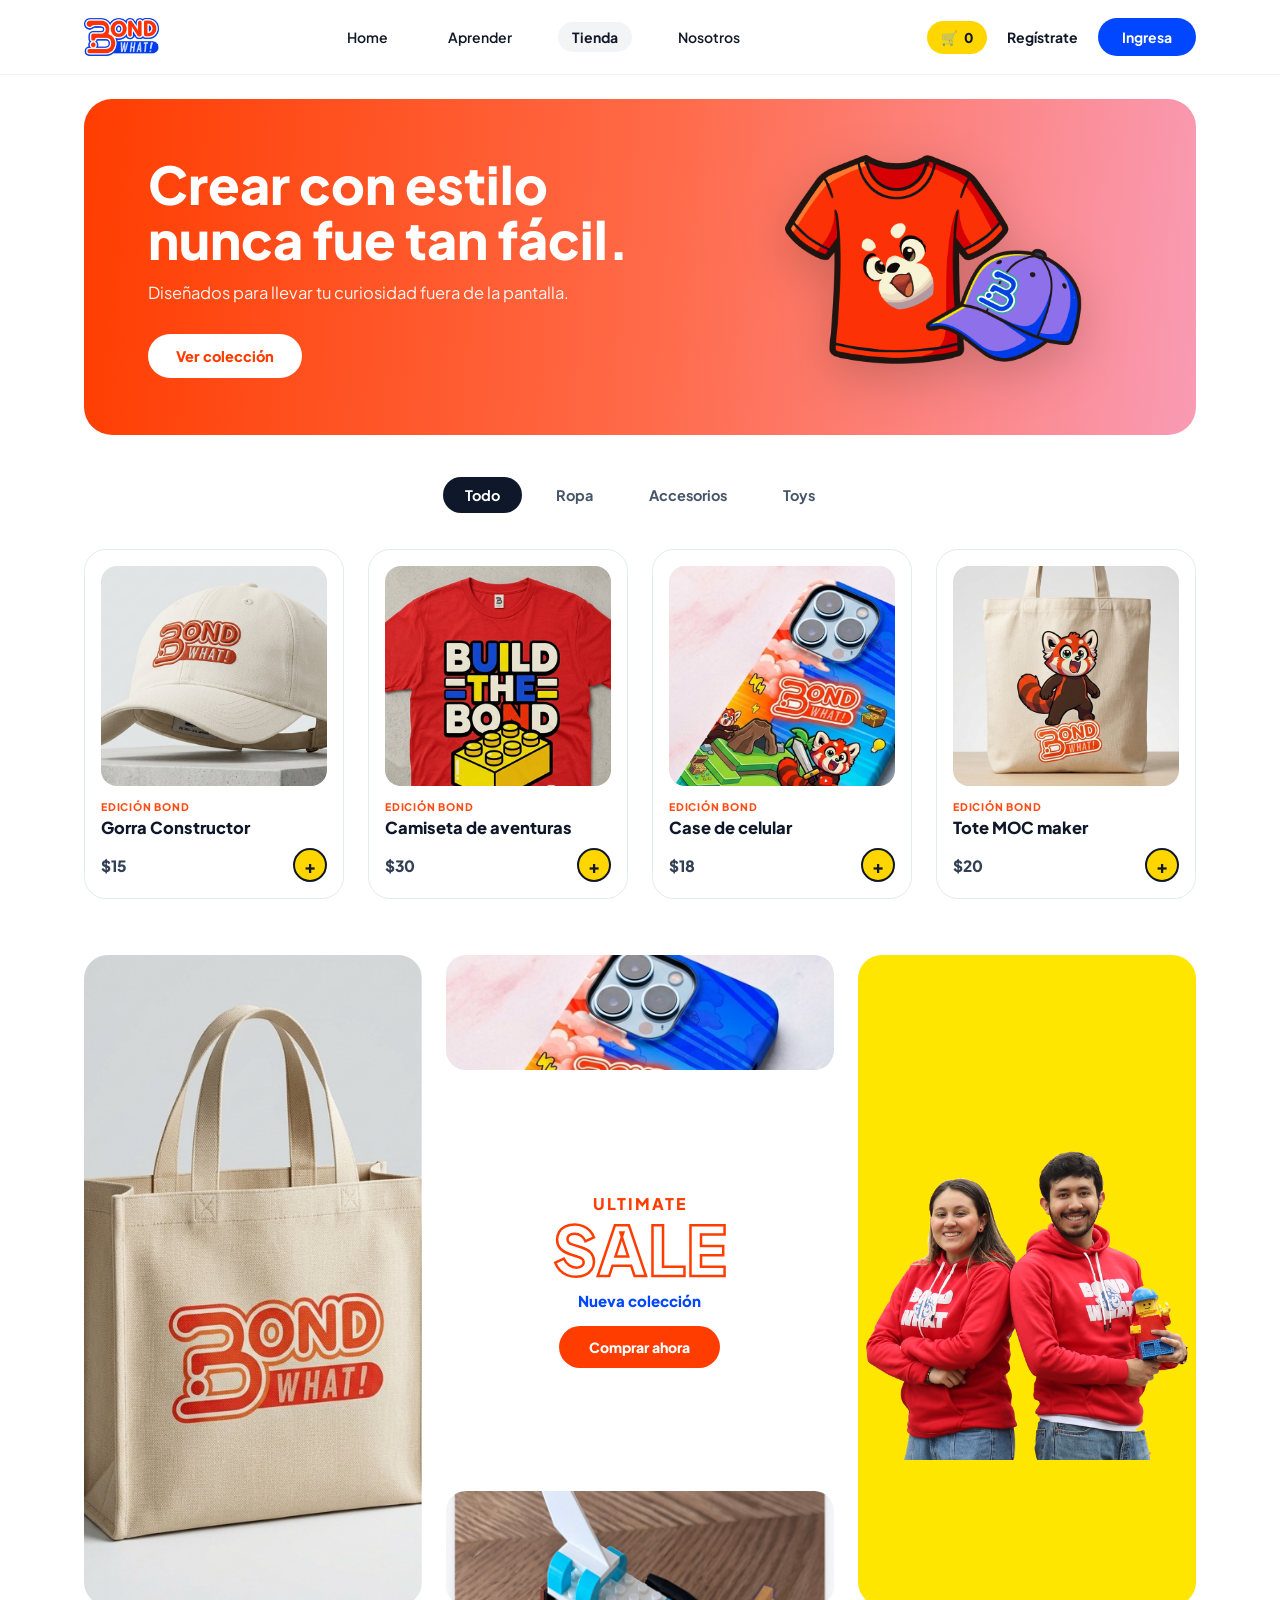
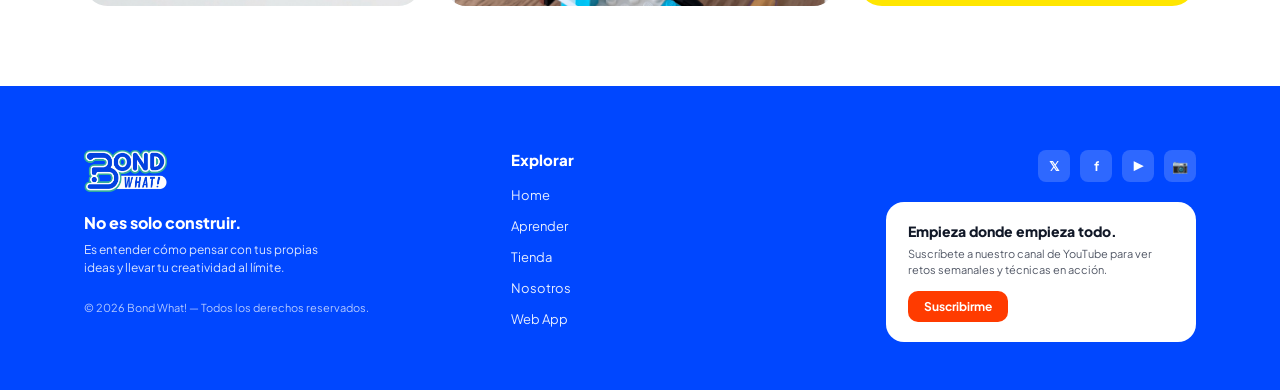
<file: tienda.html>
<!DOCTYPE html>
<html lang="es">
<head>
  <meta charset="UTF-8" />
  <meta name="viewport" content="width=device-width, initial-scale=1.0" />
  <title>Tienda Oficial — Bond What!</title>
  <link rel="stylesheet" href="css/estilo.css" />
  <style>
    /* Botón carrito en navbar */
    .cart-pill-btn {
      display: inline-flex;
      align-items: center;
      gap: 6px;
      background-color: #FFD600;
      color: #0F172A;
      font-weight: 800;
      font-size: 13.5px;
      padding: 8px 14px;
      border-radius: 999px;
      text-decoration: none;
      transition: transform 0.2s ease, box-shadow 0.2s ease;
      cursor: pointer;
      border: none;
    }
    .cart-pill-btn:hover {
      transform: scale(1.06);
      box-shadow: 0 4px 12px rgba(255, 214, 0, 0.45);
    }

    /* Banner Hero Tienda */
    .shop-hero-wrapper {
      padding: 24px 0 32px 0;
    }
    .shop-hero-banner {
      background: linear-gradient(95deg, #FF3D00 0%, #FF6B4A 52%, #F99BB4 100%);
      border-radius: 28px;
      padding: 56px 64px;
      display: grid;
      grid-template-columns: 1.2fr 0.8fr;
      align-items: center;
      gap: 24px;
      color: #FFFFFF;
      position: relative;
      overflow: hidden;
    }
    .shop-hero-banner h1 {
      font-size: 52px;
      line-height: 1.06;
      font-weight: 900;
      margin: 0 0 14px 0;
      color: #FFFFFF;
    }
    .shop-hero-banner p {
      font-size: 16.5px;
      line-height: 1.5;
      margin: 0 0 28px 0;
      color: rgba(255, 255, 255, 0.94);
    }
    .shop-hero-btn {
      display: inline-block;
      background-color: #FFFFFF;
      color: #FF3D00;
      font-weight: 800;
      font-size: 14.5px;
      padding: 13px 28px;
      border-radius: 999px;
      text-decoration: none;
      transition: transform 0.2s ease, box-shadow 0.2s ease;
    }
    .shop-hero-btn:hover {
      transform: scale(1.05);
      box-shadow: 0 8px 20px rgba(0, 0, 0, 0.15);
    }
    .shop-hero-visual {
      display: flex;
      justify-content: center;
      align-items: center;
    }
    .shop-hero-visual img {
      width: 100%;
      max-width: 310px;
      height: auto;
      filter: drop-shadow(0 14px 24px rgba(0, 0, 0, 0.18));
      transition: transform 0.3s ease;
    }
    .shop-hero-banner:hover .shop-hero-visual img {
      transform: scale(1.04) rotate(-2deg);
    }

    /* Filtros de categoría */
    .shop-filters {
      display: flex;
      justify-content: center;
      align-items: center;
      gap: 12px;
      margin: 10px 0 36px 0;
      flex-wrap: wrap;
    }
    .filter-pill {
      background: transparent;
      border: none;
      padding: 9px 22px;
      border-radius: 999px;
      font-size: 14.5px;
      font-weight: 700;
      color: #475569;
      cursor: pointer;
      transition: all 0.2s ease;
    }
    .filter-pill:hover {
      background: #F1F5F9;
      color: #0F172A;
      transform: scale(1.04);
    }
    .filter-pill.active {
      background: #0F172A;
      color: #FFFFFF;
    }

    /* Grilla de 4 productos con interactividad hover */
    .products-grid {
      display: grid;
      grid-template-columns: repeat(4, 1fr);
      gap: 24px;
      margin-bottom: 56px;
    }
    .product-card {
      background: #FFFFFF;
      border: 1px solid #E5E9F2;
      border-radius: 22px;
      padding: 16px;
      transition: transform 0.25s cubic-bezier(0.22, 1, 0.36, 1), box-shadow 0.25s ease, border-color 0.25s ease;
      cursor: pointer;
      display: flex;
      flex-direction: column;
      justify-content: space-between;
    }
    .product-card:hover {
      transform: translateY(-6px) scale(1.03);
      box-shadow: 0 16px 32px rgba(15, 23, 42, 0.10);
      border-color: #CBD5E1;
    }
    .product-img-box {
      width: 100%;
      height: 220px;
      border-radius: 16px;
      background-color: #F3F5F9;
      overflow: hidden;
      margin-bottom: 14px;
      display: flex;
      align-items: center;
      justify-content: center;
    }
    .product-img-box img {
      width: 100%;
      height: 100%;
      object-fit: cover;
      transition: transform 0.3s ease;
    }
    .product-card:hover .product-img-box img {
      transform: scale(1.06);
    }
    .product-tag {
      font-size: 10.5px;
      font-weight: 800;
      letter-spacing: 0.8px;
      color: #FF4D15;
      text-transform: uppercase;
      margin-bottom: 4px;
    }
    .product-title {
      font-size: 16.5px;
      font-weight: 800;
      color: #0F172A;
      margin: 0 0 10px 0;
    }
    .product-bottom {
      display: flex;
      align-items: center;
      justify-content: space-between;
      margin-top: auto;
    }
    .product-price {
      font-size: 15.5px;
      font-weight: 800;
      color: #334155;
    }
    .add-cart-circle {
      width: 34px;
      height: 34px;
      border-radius: 50%;
      background-color: #FFD600;
      border: 2px solid #0F172A;
      color: #0F172A;
      font-size: 18px;
      font-weight: 900;
      display: flex;
      align-items: center;
      justify-content: center;
      cursor: pointer;
      transition: transform 0.2s ease, background-color 0.2s ease;
    }
    .add-cart-circle:hover {
      transform: scale(1.15);
      background-color: #FFE44D;
    }

    /* Sección Promo Bento ULTIMATE SALE */
    .sale-bento-grid {
      display: grid;
      grid-template-columns: 1fr 1.15fr 1fr;
      gap: 24px;
      margin-bottom: 80px;
      align-items: stretch;
    }
    .bento-tall-card {
      border-radius: 24px;
      overflow: hidden;
      background-color: #F3F5F9;
      min-height: 460px;
      position: relative;
      transition: transform 0.28s ease, box-shadow 0.28s ease;
    }
    .bento-tall-card:hover {
      transform: scale(1.02);
      box-shadow: 0 14px 30px rgba(15, 23, 42, 0.1);
    }
    .bento-tall-card img {
      width: 100%;
      height: 100%;
      object-fit: cover;
      display: block;
    }
    .bento-yellow-card {
      background-color: #FFE600;
      display: flex;
      align-items: flex-end;
      justify-content: center;
    }
    .bento-center-col {
      display: flex;
      flex-direction: column;
      justify-content: space-between;
      gap: 20px;
    }
    .bento-mini-banner {
      height: 115px;
      border-radius: 20px;
      overflow: hidden;
      background-color: #F3F5F9;
      transition: transform 0.25s ease;
    }
    .bento-mini-banner:hover {
      transform: scale(1.02);
    }
    .bento-mini-banner img {
      width: 100%;
      height: 100%;
      object-fit: cover;
      display: block;
    }
    .ultimate-sale-box {
      text-align: center;
      padding: 16px 12px;
    }
    .ultimate-sale-box .sale-kicker {
      font-size: 16px;
      font-weight: 900;
      color: #FF3D00;
      letter-spacing: 2px;
      margin-bottom: 2px;
    }
    .ultimate-sale-box .sale-outline {
      font-size: 68px;
      line-height: 0.95;
      font-weight: 900;
      color: transparent;
      -webkit-text-stroke: 2.5px #FF3D00;
      margin: 0 0 10px 0;
      letter-spacing: 1px;
    }
    .ultimate-sale-box .sale-sub {
      font-size: 15px;
      font-weight: 800;
      color: #0047FF;
      margin-bottom: 16px;
    }
    .sale-cta-btn {
      display: inline-block;
      background-color: #FF3D00;
      color: #FFFFFF;
      font-weight: 800;
      font-size: 14px;
      padding: 12px 30px;
      border-radius: 999px;
      text-decoration: none;
      transition: transform 0.2s ease, background-color 0.2s ease;
    }
    .sale-cta-btn:hover {
      transform: scale(1.06);
      background-color: #E03500;
    }
  </style>
</head>
<body>

  <!-- 1. NAVBAR (Idéntico al Home, con Tienda activo y carrito) -->
  <header class="navbar">
    <div class="container navbar-inner">
      <a href="index.html" class="nav-logo">
        <img src="assets/img/logos/logo-bondwhat_1.png" alt="Bond What!" onerror="this.outerHTML='<strong style=\'color:#0047FF;font-size:22px;\'>BOND WHAT!</strong>'" />
      </a>

      <nav class="nav-menu">
        <a href="index.html">Home</a>
        <a href="aprender.html">Aprender</a>
        <a href="tienda.html" class="active">Tienda</a>
        <a href="nosotros.html">Nosotros</a>
      </nav>

      <div class="nav-actions">
        <button id="cart-button" class="cart-pill-btn" title="Ver carrito">
          🛒 <span id="cart-count">0</span>
        </button>
        <a href="registro.html" class="link-register">Regístrate</a>
        <a href="ingresa.html" class="btn-pill-blue">Ingresa</a>
      </div>
    </div>
  </header>

  <!-- 2. BANNER HERO TIENDA -->
  <section class="shop-hero-wrapper">
    <div class="container">
      <div class="shop-hero-banner">
        <div>
          <h1>Crear con estilo<br>nunca fue tan fácil.</h1>
          <p>Diseñados para llevar tu curiosidad fuera de la pantalla.</p>
          <a href="#catalogo-productos" class="shop-hero-btn">Ver colección</a>
        </div>
        <div class="shop-hero-visual">
          <img src="assets/img/ilustraciones/icono_merch.png" alt="Colección Merch Bond What" />
        </div>
      </div>
    </div>
  </section>

  <!-- 3. FILTROS Y CATÁLOGO DE PRODUCTOS -->
  <section id="catalogo-productos">
    <div class="container">
      
      <!-- Pestañas de filtro -->
      <div class="shop-filters">
        <button class="filter-pill active" data-filter="todo">Todo</button>
        <button class="filter-pill" data-filter="ropa">Ropa</button>
        <button class="filter-pill" data-filter="accesorios">Accesorios</button>
        <button class="filter-pill" data-filter="toys">Toys</button>
      </div>

      <!-- 4 Cards con foto real, precio, botón + y efecto hover scale -->
      <div class="products-grid">
        
        <!-- Producto 1: Gorra -->
        <div class="product-card" data-category="ropa">
          <div>
            <div class="product-img-box">
              <img src="assets/img/recursos_visuales/hat.png" alt="Gorra Constructor Bond What" />
            </div>
            <div class="product-tag">EDICIÓN BOND</div>
            <h3 class="product-title">Gorra Constructor</h3>
          </div>
          <div class="product-bottom">
            <span class="product-price">$15</span>
            <button class="add-cart-circle" onclick="agregarAlCarrito('Gorra Constructor')" title="Agregar al carrito">+</button>
          </div>
        </div>

        <!-- Producto 2: Camiseta -->
        <div class="product-card" data-category="ropa">
          <div>
            <div class="product-img-box">
              <img src="assets/img/recursos_visuales/shirt.png" alt="Camiseta de aventuras Bond What" />
            </div>
            <div class="product-tag">EDICIÓN BOND</div>
            <h3 class="product-title">Camiseta de aventuras</h3>
          </div>
          <div class="product-bottom">
            <span class="product-price">$30</span>
            <button class="add-cart-circle" onclick="agregarAlCarrito('Camiseta de aventuras')" title="Agregar al carrito">+</button>
          </div>
        </div>

        <!-- Producto 3: Case de celular -->
        <div class="product-card" data-category="accesorios">
          <div>
            <div class="product-img-box">
              <img src="assets/img/recursos_visuales/case.png" alt="Case de celular Bond What" />
            </div>
            <div class="product-tag">EDICIÓN BOND</div>
            <h3 class="product-title">Case de celular</h3>
          </div>
          <div class="product-bottom">
            <span class="product-price">$18</span>
            <button class="add-cart-circle" onclick="agregarAlCarrito('Case de celular')" title="Agregar al carrito">+</button>
          </div>
        </div>

        <!-- Producto 4: Tote Bag -->
        <div class="product-card" data-category="accesorios">
          <div>
            <div class="product-img-box">
              <img src="assets/img/recursos_visuales/totebag.png" alt="Tote MOC maker Bond What" />
            </div>
            <div class="product-tag">EDICIÓN BOND</div>
            <h3 class="product-title">Tote MOC maker</h3>
          </div>
          <div class="product-bottom">
            <span class="product-price">$20</span>
            <button class="add-cart-circle" onclick="agregarAlCarrito('Tote MOC maker')" title="Agregar al carrito">+</button>
          </div>
        </div>

      </div>

      <!-- 4. GRILLA INFERIOR ULTIMATE SALE -->
      <div class="sale-bento-grid">
        
        <!-- Columna izquierda: Tote bag vertical -->
        <div class="bento-tall-card">
          <img src="assets/img/recursos_visuales/totebag_vertical.png" alt="Tote Bag Bond What!" />
        </div>

        <!-- Columna central: Case arriba + ULTIMATE SALE + Bloques abajo -->
        <div class="bento-center-col">
          <div class="bento-mini-banner">
            <img src="assets/img/recursos_visuales/case_horizontal.png" alt="Case Bond What" />
          </div>

          <div class="ultimate-sale-box">
            <div class="sale-kicker">ULTIMATE</div>
            <div class="sale-outline">SALE</div>
            <div class="sale-sub">Nueva colección</div>
            <a href="#catalogo-productos" class="sale-cta-btn">Comprar ahora</a>
          </div>

          <div class="bento-mini-banner">
            <img src="assets/img/recursos_visuales/card_crea.png" alt="Construcción creativa Bond What" />
          </div>
        </div>

        <!-- Columna derecha: Card amarilla con foto -->
        <div class="bento-tall-card bento-yellow-card">
          <img src="assets/img/recursos_visuales/foto_bond_what_personas.png" alt="Hoodie Colección Bond What" style="object-fit: contain; padding-top: 24px;" />
        </div>

      </div>

    </div>
  </section>

  <!-- 5. FOOTER AZUL (Idéntico al Home y Aprender) -->
  <footer class="main-footer">
    <div class="container footer-grid">
      <div class="footer-brand">
        <img src="assets/img/logos/logo_bond_what_2.png" alt="Bond What!" onerror="this.outerHTML='<h3 style=\'font-size:24px;margin-bottom:12px;\'>BOND WHAT!</h3>'" />
        <h4>No es solo construir.</h4>
        <p>Es entender cómo pensar con tus propias ideas y llevar tu creatividad al límite.</p>
        <div class="footer-copy">© 2026 Bond What! — Todos los derechos reservados.</div>
      </div>

      <div class="footer-links">
        <h4>Explorar</h4>
        <ul>
          <li><a href="index.html">Home</a></li>
          <li><a href="aprender.html">Aprender</a></li>
          <li><a href="tienda.html">Tienda</a></li>
          <li><a href="nosotros.html">Nosotros</a></li>
          <li><a href="web_app_inicio.html">Web App</a></li>
        </ul>
      </div>

      <div class="footer-right">
        <div class="social-icons">
          <a href="#" class="social-btn">𝕏</a>
          <a href="#" class="social-btn">f</a>
          <a href="https://www.youtube.com/@bondwhat" target="_blank" rel="noopener noreferrer" class="social-btn">▶</a>
          <a href="#" class="social-btn">📷</a>
        </div>

        <div class="footer-yt-card">
          <h5>Empieza donde empieza todo.</h5>
          <p>Suscríbete a nuestro canal de YouTube para ver retos semanales y técnicas en acción.</p>
          <a href="https://www.youtube.com/@bondwhat" target="_blank" rel="noopener noreferrer" class="btn-orange">Suscribirme</a>
        </div>
      </div>
    </div>
  </footer>

  <script src="js/app_funcionamiento.js"></script>
  <script>
    // Contador interactivo del carrito
    let totalCarrito = 0;
    function agregarAlCarrito(nombreProducto) {
      totalCarrito++;
      const badge = document.getElementById('cart-count');
      const btn = document.getElementById('cart-button');
      if (badge) badge.textContent = totalCarrito;
      if (btn) {
        btn.style.transform = 'scale(1.18)';
        setTimeout(() => { btn.style.transform = 'scale(1)'; }, 200);
      }
    }

    // Filtro interactivo por categorías (Todo, Ropa, Accesorios, Toys)
    const filterButtons = document.querySelectorAll('.filter-pill');
    const productCards = document.querySelectorAll('.product-card');

    filterButtons.forEach((btn) => {
      btn.addEventListener('click', () => {
        filterButtons.forEach(b => b.classList.remove('active'));
        btn.classList.add('active');
        const category = btn.getAttribute('data-filter');

        productCards.forEach((card) => {
          if (category === 'todo' || card.getAttribute('data-category') === category) {
            card.style.display = 'flex';
          } else {
            card.style.display = 'none';
          }
        });
      });
    });
  </script>
</body>
</html>
</file>
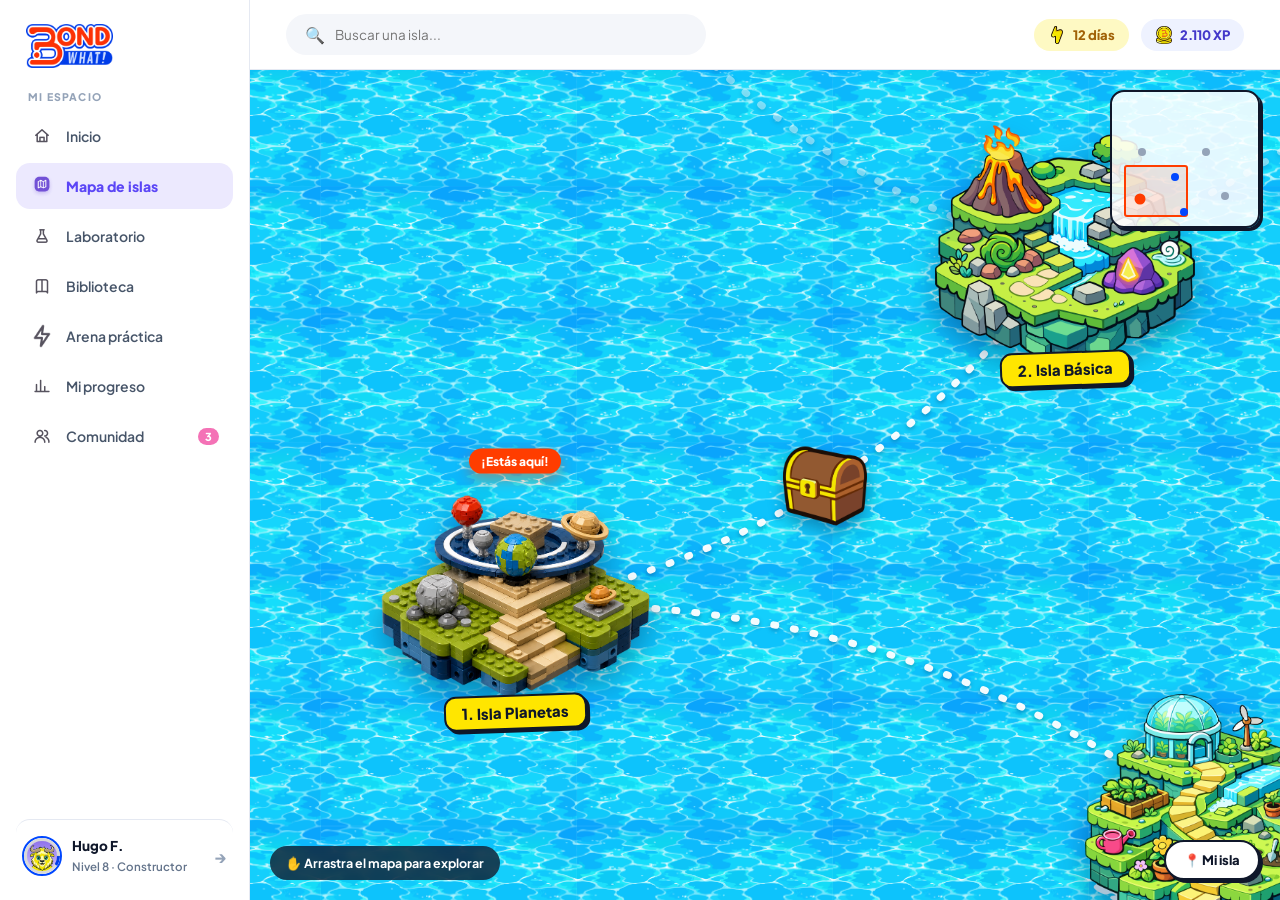
<file: web_app_mapa_islas.html>
<!DOCTYPE html>
<html lang="es">
<head>
  <meta charset="UTF-8" />
  <meta name="viewport" content="width=device-width, initial-scale=1.0" />
  <title>Mapa de islas — Bond What! Web App</title>
  <link rel="stylesheet" href="css/estilo.css" />
  <style>
    *, *::before, *::after { box-sizing: border-box; }
    html, body {
      margin: 0;
      padding: 0;
      width: 100%;
      height: 100%;
      overflow: hidden;
      background: #F6F7FB;
      color: #0F172A;
      font-family: 'Lexend', 'Inter', -apple-system, BlinkMacSystemFont, sans-serif;
    }

    .mp-shell {
      display: grid;
      grid-template-columns: 250px minmax(0, 1fr);
      width: 100vw;
      height: 100vh;
      height: 100dvh;
    }

    /* ---------- SIDEBAR ---------- */
    .mp-sidebar {
      background: #FFFFFF;
      border-right: 1px solid #E5E9F2;
      padding: 24px 16px;
      display: flex;
      flex-direction: column;
      justify-content: space-between;
      height: 100%;
      min-height: 0;
      overflow-y: auto;
      z-index: 30;
    }
    .mp-logo { display: block; padding: 0 10px 22px 10px; }
    .mp-logo img { height: 44px; width: auto; object-fit: contain; display: block; }
    .mp-side-label {
      font-size: 10.5px; font-weight: 800; letter-spacing: 1.2px;
      color: #94A3B8; text-transform: uppercase; padding: 0 12px; margin-bottom: 10px;
    }
    .mp-nav { display: flex; flex-direction: column; gap: 4px; }
    .mp-link {
      display: flex; align-items: center; justify-content: space-between;
      padding: 11px 14px; border-radius: 14px; text-decoration: none;
      color: #475569; font-size: 14px; font-weight: 600;
      transition: all .2s ease;
    }
    .mp-link-left { display: flex; align-items: center; gap: 12px; }
    .mp-ico { width: 24px; height: 24px; position: relative; flex-shrink: 0; }
    .mp-ico img {
      width: 100%; height: 100%; object-fit: contain; position: absolute; inset: 0;
      border-radius: 6px; transition: opacity .18s ease, transform .18s ease;
    }
    .mp-ico img.on { opacity: 0; }
    .mp-link:hover { background: #F3F1FF; color: #5B46F6; transform: translateX(3px); }
    .mp-link:hover .mp-ico img.off, .mp-link.active .mp-ico img.off { opacity: 0; }
    .mp-link:hover .mp-ico img.on,  .mp-link.active .mp-ico img.on  { opacity: 1; }
    .mp-link.active { background: #ECE9FE; color: #5B46F6; font-weight: 800; }
    .mp-badge {
      background: #F472B6; color: #fff; font-size: 11px; font-weight: 800;
      padding: 2px 7px; border-radius: 999px;
    }
    .mp-profile {
      border-top: 1px solid #E5E9F2; padding: 16px 6px 0 6px; margin-top: 16px;
      display: flex; align-items: center; justify-content: space-between;
      text-decoration: none; color: inherit; border-radius: 14px;
    }
    .mp-profile:hover { background: #F8FAFC; }
    .mp-profile-left { display: flex; align-items: center; gap: 10px; }
    .mp-profile-left img {
      width: 40px; height: 40px; border-radius: 50%; border: 2px solid #0047FF;
      object-fit: cover; background: #fff;
    }
    .mp-profile-left strong { display: block; font-size: 13.5px; font-weight: 800; }
    .mp-profile-left span { font-size: 11.5px; color: #64748B; font-weight: 600; }

    /* ---------- COLUMNA DERECHA ---------- */
    .mp-main {
      display: flex;
      flex-direction: column;
      min-width: 0;
      min-height: 0;
      width: 100%;
      height: 100%;
      overflow: hidden;
    }
    .mp-topbar {
      flex: 0 0 auto;
      background: #fff;
      border-bottom: 1px solid #E5E9F2;
      padding: 14px 36px;
      display: flex; align-items: center; justify-content: space-between; gap: 20px;
      z-index: 20;
    }
    .mp-search {
      display: flex; align-items: center; gap: 10px;
      background: #F4F6FA; border: 1.5px solid transparent; border-radius: 999px;
      padding: 9px 18px; width: 100%; max-width: 420px;
    }
    .mp-search:focus-within { background: #fff; border-color: #0047FF; }
    .mp-search input {
      border: none; background: transparent; outline: none; font-size: 13.5px; width: 100%;
      font-family: inherit;
    }
    .mp-stats { display: flex; align-items: center; gap: 12px; }
    .mp-pill {
      display: inline-flex; align-items: center; gap: 7px; padding: 7px 14px;
      border-radius: 999px; font-size: 13px; font-weight: 800; text-decoration: none;
    }
    .mp-pill img { width: 18px; height: 18px; object-fit: contain; }
    .mp-pill.streak { background: #FEF9C3; color: #A16207; }
    .mp-pill.xp { background: #EEF2FF; color: #4338CA; }

    /* ---------- VISOR DEL MAPA GENERAL ---------- */
    .mp-viewport {
      position: relative;
      flex: 1 1 0;
      width: 100%;
      min-width: 0;
      min-height: 0;
      overflow: hidden;
      background: #2fa8e8 url('assets/img/ilustraciones/fondo.png') repeat;
      background-size: 256px 256px;
      cursor: grab;
      touch-action: none;
      user-select: none;
    }
    .mp-viewport.dragging { cursor: grabbing; }

    .mp-world {
      position: absolute;
      left: 0; top: 0;
      width: 2400px;
      height: 2200px;
      background: url('assets/img/ilustraciones/fondo.png') repeat;
      background-size: 256px 256px;
      will-change: transform;
      transform-origin: 0 0;
    }
    .mp-world::after {
      content: ""; position: absolute; inset: 0; pointer-events: none;
      box-shadow: inset 0 0 120px 30px rgba(0, 40, 90, .35);
    }

    .mp-edges {
      position: absolute; left: 0; top: 0; width: 2400px; height: 2200px;
      pointer-events: none; overflow: visible;
    }
    .mp-edge {
      fill: none; stroke: rgba(255,255,255,.95); stroke-width: 7;
      stroke-linecap: round; stroke-dasharray: 2 18;
      filter: drop-shadow(0 2px 2px rgba(0,40,90,.35));
    }
    .mp-edge.locked { stroke: rgba(255,255,255,.45); }

    .mp-node {
      position: absolute;
      transform: translate(-50%, -50%);
      display: flex; flex-direction: column; align-items: center;
      cursor: pointer;
      z-index: 5;
    }
    .mp-node img.mp-island {
      display: block; height: auto; max-width: none;
      pointer-events: none;
      filter: drop-shadow(0 14px 14px rgba(0, 30, 70, .35));
      transition: transform .25s cubic-bezier(.22,1,.36,1);
    }
    .mp-node:hover img.mp-island { transform: translateY(-6px) scale(1.04); }

    .mp-sticker {
      margin-top: -14px;
      background: #FFE600;
      color: #0F172A;
      border: 2.5px solid #0F172A;
      border-radius: 12px;
      padding: 6px 16px;
      font-size: 15px; font-weight: 800; white-space: nowrap;
      transform: rotate(-2deg);
      box-shadow: 3px 3px 0 #0F172A;
      pointer-events: none;
    }
    .mp-node.locked .mp-sticker { background: #E5E7EB; color: #475569; border-color: #475569; box-shadow: 3px 3px 0 #475569; }

    .mp-here {
      position: absolute; top: -34px; left: 50%; transform: translateX(-50%);
      background: #FF3D00; color: #fff; font-size: 12px; font-weight: 800;
      padding: 5px 12px; border-radius: 999px; white-space: nowrap;
      box-shadow: 0 6px 14px rgba(255,61,0,.4);
      animation: mpBob 1.6s ease-in-out infinite; pointer-events: none;
    }
    @keyframes mpBob { 0%,100% { transform: translate(-50%, 0); } 50% { transform: translate(-50%, -7px); } }

    .mp-chest {
      position: absolute; transform: translate(-50%, -50%); z-index: 4; cursor: pointer;
    }
    .mp-chest img {
      width: 84px; height: auto; display: block;
      filter: drop-shadow(0 8px 8px rgba(0,30,70,.35));
      transition: transform .2s ease;
    }
    .mp-chest:hover img { transform: scale(1.1) rotate(-4deg); }

    .mp-hud {
      position: absolute; left: 20px; bottom: 20px; z-index: 12;
      display: flex; gap: 10px; align-items: center; pointer-events: none;
    }
    .mp-hint {
      background: rgba(15, 23, 42, .78); color: #fff; font-size: 12.5px; font-weight: 700;
      padding: 9px 16px; border-radius: 999px; backdrop-filter: blur(4px);
      transition: opacity .4s ease;
    }
    .mp-recenter {
      position: absolute; right: 20px; bottom: 20px; z-index: 12;
      background: #fff; border: 2px solid #0F172A; color: #0F172A;
      font-family: inherit; font-weight: 800; font-size: 13px;
      padding: 10px 18px; border-radius: 999px; cursor: pointer;
      box-shadow: 3px 3px 0 #0F172A;
    }
    .mp-minimap {
      position: absolute; right: 20px; top: 20px; z-index: 12;
      width: 150px; height: 138px; background: rgba(255,255,255,.88);
      border: 2px solid #0F172A; border-radius: 14px; overflow: hidden;
      box-shadow: 3px 3px 0 #0F172A; pointer-events: none;
    }
    .mp-minimap .dot { position: absolute; width: 8px; height: 8px; border-radius: 50%; background: #0047FF; transform: translate(-50%,-50%); }
    .mp-minimap .dot.locked { background: #94A3B8; }
    .mp-minimap .dot.current { background: #FF3D00; width: 11px; height: 11px; }
    .mp-minimap .frame { position: absolute; border: 2px solid #FF3D00; background: rgba(255,61,0,.12); border-radius: 3px; }

    .mp-toast {
      position: absolute; left: 50%; top: 22px; transform: translate(-50%, -80px);
      background: #0F172A; color: #fff; font-weight: 700; font-size: 13.5px;
      padding: 12px 20px; border-radius: 14px; z-index: 60;
      transition: transform .35s cubic-bezier(.22,1,.36,1); pointer-events: none;
    }
    .mp-toast.show { transform: translate(-50%, 0); }

    /* ---------- MODAL ISLA (Duolingo Style) ---------- */
    .mp-backdrop {
      position: absolute; inset: 0; z-index: 50;
      background: rgba(15, 23, 42, .45); backdrop-filter: blur(2px);
      display: none; align-items: center; justify-content: center; padding: 20px;
    }
    .mp-backdrop.open { display: flex; animation: mpFade .2s ease; }
    @keyframes mpFade { from { opacity: 0; } to { opacity: 1; } }
    .mp-modal {
      width: 100%; max-width: 420px; background: #FFE600; border-radius: 28px;
      border: 3px solid #0F172A; box-shadow: 8px 8px 0 #0F172A;
      padding: 30px 30px 26px; text-align: center; position: relative;
      animation: mpPop .28s cubic-bezier(.22,1.4,.36,1);
    }
    @keyframes mpPop { from { transform: scale(.85) translateY(20px); opacity: 0; } to { transform: none; opacity: 1; } }
    .mp-modal-close {
      position: absolute; top: 14px; right: 16px; width: 34px; height: 34px;
      border-radius: 50%; border: 2px solid #0F172A; background: #fff; color: #0F172A;
      font-size: 16px; font-weight: 900; cursor: pointer;
    }
    .mp-modal-img { height: 110px; width: auto; max-width: 150px; object-fit: contain; margin: 0 auto 10px; display: block;
      filter: drop-shadow(0 6px 12px rgba(0,0,0,0.15)); }
    .mp-modal h2 { font-size: 26px; font-weight: 900; color: #0047FF; margin: 0 0 4px; }
    .mp-modal-diff {
      display: inline-block; background: #fff; border: 1.5px solid #0F172A; color: #0F172A;
      font-size: 12px; font-weight: 800; padding: 3px 12px; border-radius: 999px; margin-bottom: 20px;
    }
    .mp-modal-stats {
      display: grid; grid-template-columns: repeat(3, 1fr); gap: 12px;
      background: #fff; border: 2px solid #0F172A; border-radius: 20px; padding: 16px; margin-bottom: 24px;
    }
    .mp-modal-stat-item { display: flex; flex-direction: column; align-items: center; font-size: 12px; font-weight: 800; color: #334155; }
    .mp-modal-stat-item img { width: 26px; height: 26px; object-fit: contain; margin-bottom: 6px; }
    .mp-btn {
      display: block; width: 100%; border: 2px solid #0F172A; cursor: pointer;
      background: #FF3D00; color: #fff; font-family: inherit; font-weight: 900; font-size: 16px;
      padding: 15px; border-radius: 999px; box-shadow: 0 4px 12px rgba(255, 61, 0, 0.3);
      transition: transform .15s ease, background-color .15s ease;
    }
    .mp-btn:hover { background: #E03500; transform: translateY(-2px); }

    /* ---------- VISTA INTERNA: SUB-NODOS (Niveles sobre la isla) ---------- */
    .mp-inner {
      position: absolute; inset: 0; z-index: 40; display: none; overflow-y: auto;
      background: #2fa8e8 url('assets/img/ilustraciones/fondo.png') repeat; background-size: 256px 256px;
    }
    .mp-inner.open { display: block; animation: mpFade .25s ease; }
    .mp-inner-head {
      position: sticky; top: 0; z-index: 10; display: flex; align-items: center; justify-content: space-between;
      gap: 16px; padding: 16px 36px;
      background: rgba(255,255,255,.92); backdrop-filter: blur(6px); border-bottom: 2px solid #0F172A;
    }
    .mp-back {
      border: 2px solid #0F172A; background: #fff; font-family: inherit; font-weight: 800; font-size: 13px;
      padding: 9px 16px; border-radius: 999px; cursor: pointer; box-shadow: 2px 2px 0 #0F172A;
    }
    .mp-inner-title { text-align: center; }
    .mp-inner-title small { display: block; font-size: 11px; font-weight: 800; letter-spacing: 1.2px; color: #FF4D15; text-transform: uppercase; }
    .mp-inner-title strong { font-size: 20px; font-weight: 900; }
    .mp-inner-hearts { display: flex; gap: 4px; align-items: center; }
    .mp-inner-hearts img { width: 24px; height: 24px; object-fit: contain; }

    /* Lienzo donde se despliegan los nodos de niveles estilo Duolingo sobre la isla */
    .mp-path-container {
      position: relative;
      width: 100%;
      max-width: 800px;
      margin: 30px auto 100px;
      display: flex;
      flex-direction: column;
      align-items: center;
      padding: 20px;
    }
    .mp-level-node {
      position: relative;
      display: flex;
      flex-direction: column;
      align-items: center;
      margin: 24px 0;
      cursor: pointer;
      z-index: 3;
    }
    /* Desplazamiento serpenteante estilo Duolingo */
    .mp-level-node:nth-child(4n+1) { transform: translateX(-90px); }
    .mp-level-node:nth-child(4n+2) { transform: translateX(20px); }
    .mp-level-node:nth-child(4n+3) { transform: translateX(90px); }
    .mp-level-node:nth-child(4n+4) { transform: translateX(-20px); }

    .mp-level-btn {
      width: 82px; height: 82px; border-radius: 50%; border: none; background: transparent;
      display: flex; align-items: center; justify-content: center; cursor: pointer;
      transition: transform .2s ease;
      padding: 0;
    }
    .mp-level-btn img {
      width: 100%; height: 100%; object-fit: contain;
      filter: drop-shadow(0 6px 12px rgba(0,30,70,.25));
    }
    .mp-level-btn:hover { transform: scale(1.1); }
    .mp-level-label {
      margin-top: 6px; background: #fff; border: 2px solid #0F172A; border-radius: 10px;
      padding: 4px 12px; font-size: 12.5px; font-weight: 800; box-shadow: 2px 2px 0 #0F172A; text-align: center;
      white-space: nowrap;
    }
    .mp-level-label small { display: block; font-size: 10px; color: #64748B; font-weight: 700; }

    /* ---------- MINIJUEGO / ACTIVIDAD DE APRENDIZAJE (Brick Básico) ---------- */
    .mp-game-overlay {
      position: absolute; inset: 0; z-index: 60; display: none;
      background: #F6F7FB; overflow-y: auto; padding: 24px;
    }
    .mp-game-overlay.open { display: flex; flex-direction: column; align-items: center; justify-content: center; }
    .mp-game-card {
      width: 100%; max-width: 460px; background: #fff; border: 3px solid #0F172A;
      border-radius: 32px; padding: 28px 24px; box-shadow: 8px 8px 0 #0F172A;
      display: flex; flex-direction: column; align-items: center; position: relative;
    }
    .mp-game-header { width: 100%; display: flex; align-items: center; justify-content: space-between; margin-bottom: 20px; }
    .mp-game-back { background: none; border: none; font-size: 22px; cursor: pointer; font-weight: 900; color: #475569; }
    .mp-game-progress-bar { flex: 1; margin: 0 16px; height: 12px; background: #E2E8F0; border-radius: 999px; overflow: hidden; border: 1.5px solid #0F172A; }
    .mp-game-progress-bar i { display: block; height: 100%; background: #FFE600; width: 16.6%; }
    .mp-game-hearts { display: flex; gap: 4px; align-items: center; font-weight: 900; font-size: 14px; background: #FEE2E2; padding: 4px 10px; border-radius: 999px; border: 1.5px solid #EF4444; color: #DC2626; }
    .mp-game-hearts img { width: 18px; height: 18px; }

    /* Globo de diálogo de la mascota Panda */
    .mp-dialogue-box {
      position: relative; background: #fff; border: 2.5px solid #0F172A; border-radius: 20px;
      padding: 14px 18px; font-size: 13.5px; font-weight: 700; text-align: center; color: #0F172A;
      margin-bottom: 20px; box-shadow: 0 4px 12px rgba(0,0,0,0.06); width: 100%;
    }
    .mp-panda-avatar {
      position: absolute; top: -35px; left: 24px; width: 64px; height: 64px; border-radius: 50%;
      border: 2.5px solid #0F172A; background: #fff; object-fit: cover; box-shadow: 0 4px 8px rgba(0,0,0,0.1);
    }
    .mp-brick-display {
      width: 180px; height: 180px; object-fit: contain; margin: 10px auto 16px;
      filter: drop-shadow(0 10px 16px rgba(0,0,0,0.15));
    }
    .mp-brick-title-pill {
      background: #FFE600; color: #0F172A; border: 2.5px solid #0F172A; padding: 6px 24px;
      border-radius: 999px; font-size: 16px; font-weight: 900; box-shadow: 3px 3px 0 #0F172A; margin-bottom: 24px;
    }

    .mp-variants-label { font-size: 12px; font-weight: 800; color: #64748B; text-transform: uppercase; letter-spacing: 1px; margin-bottom: 10px; align-self: flex-start; }
    .mp-variants-grid { display: grid; grid-template-columns: repeat(4, 1fr); gap: 10px; width: 100%; margin-bottom: 24px; }
    .mp-variant-thumb {
      background: #F8FAFC; border: 2px solid #CBD5E1; border-radius: 16px; padding: 8px;
      display: flex; align-items: center; justify-content: center; cursor: pointer; height: 64px;
      transition: all .2s ease;
    }
    .mp-variant-thumb.selected { border-color: #0047FF; background: #EEF2FF; box-shadow: 0 0 0 3px rgba(0,71,255,0.2); }
    .mp-variant-thumb img { width: 100%; height: 100%; object-fit: contain; }

    .mp-action-check-btn {
      width: 100%; background: #CCFBF1; border: 2.5px solid #0D9488; color: #0F766E;
      padding: 14px; border-radius: 16px; font-size: 15px; font-weight: 900; display: flex;
      align-items: center; justify-content: center; gap: 10px; cursor: pointer; margin-bottom: 16px;
      transition: all .2s ease;
    }
    .mp-action-check-btn.checked { background: #ECFDF5; border-color: #10B981; color: #047857; }
    .mp-continue-btn {
      width: 100%; background: #2563EB; border: 2.5px solid #1D4ED8; color: #fff;
      padding: 15px; border-radius: 999px; font-size: 16px; font-weight: 900; cursor: pointer;
      box-shadow: 0 4px 0 #1E40AF; transition: transform .1s ease;
    }
    .mp-continue-btn:hover { background: #1D4ED8; }
    .mp-continue-btn:active { transform: translateY(3px); box-shadow: 0 1px 0 #1E40AF; }

    @media (max-width: 820px) {
      .mp-shell { grid-template-columns: minmax(0, 1fr); }
      .mp-sidebar { display: none; }
      .mp-topbar { padding: 12px 16px; }
      .mp-minimap { display: none; }
    }
  </style>
</head>
<body>

  <div class="mp-shell">

    <!-- SIDEBAR -->
    <aside class="mp-sidebar">
      <div>
        <a href="index.html" class="mp-logo" title="Volver al sitio principal">
          <img src="assets/img/logos/logo-bondwhat_1.png" alt="Bond What!" />
        </a>
        <div class="mp-side-label">MI ESPACIO</div>
        <nav class="mp-nav">
          <a href="web_app_inicio.html" class="mp-link">
            <div class="mp-link-left"><div class="mp-ico"><img class="off" src="assets/img/ilustraciones/icon_home_off.png" alt=""><img class="on" src="assets/img/ilustraciones/icon_home_on.png" alt=""></div><span>Inicio</span></div>
          </a>
          <a href="web_app_mapa_islas.html" class="mp-link active">
            <div class="mp-link-left"><div class="mp-ico"><img class="off" src="assets/img/ilustraciones/icon_mapa_off.png" alt=""><img class="on" src="assets/img/ilustraciones/icon_mapa_on.png" alt=""></div><span>Mapa de islas</span></div>
          </a>
          <a href="web_app_laboratorio.html" class="mp-link">
            <div class="mp-link-left"><div class="mp-ico"><img class="off" src="assets/img/ilustraciones/icon_lab_off.png" alt=""><img class="on" src="assets/img/ilustraciones/icon_lab_on.png" alt=""></div><span>Laboratorio</span></div>
          </a>
          <a href="web_app_biblioteca.html" class="mp-link">
            <div class="mp-link-left"><div class="mp-ico"><img class="off" src="assets/img/ilustraciones/icon_biblioteca_off.png" alt=""><img class="on" src="assets/img/ilustraciones/icon_biblioteca_on.png" alt=""></div><span>Biblioteca</span></div>
          </a>
          <a href="web_app_arena_practica.html" class="mp-link">
            <div class="mp-link-left"><div class="mp-ico"><img class="off" src="assets/img/ilustraciones/icon_energia_off.png" alt=""><img class="on" src="assets/img/ilustraciones/icon_energia_on.png" alt=""></div><span>Arena práctica</span></div>
          </a>
          <a href="web_app_mi_progreso.html" class="mp-link">
            <div class="mp-link-left"><div class="mp-ico"><img class="off" src="assets/img/ilustraciones/icon_progreso_off.png" alt=""><img class="on" src="assets/img/ilustraciones/icon_progreso_on.png" alt=""></div><span>Mi progreso</span></div>
          </a>
          <a href="web_app_comunidad.html" class="mp-link">
            <div class="mp-link-left"><div class="mp-ico"><img class="off" src="assets/img/ilustraciones/icon_comunidad_off.png" alt=""><img class="on" src="assets/img/ilustraciones/icon_comunidad_on.png" alt=""></div><span>Comunidad</span></div>
            <span class="mp-badge">3</span>
          </a>
        </nav>
      </div>

      <a href="web_app_perfil.html" class="mp-profile">
        <div class="mp-profile-left">
          <img src="assets/img/ilustraciones/perfil_nivel_1.png" alt="Avatar Constructor" />
          <div><strong id="sidebar-user-name">Hugo F.</strong><span>Nivel 8 · Constructor</span></div>
        </div>
        <span style="color:#94A3B8;font-weight:800;">→</span>
      </a>
    </aside>

    <!-- COLUMNA DERECHA -->
    <div class="mp-main">

      <header class="mp-topbar">
        <div class="mp-search">
          <span>🔍</span>
          <input type="text" id="map-search" placeholder="Buscar una isla..." />
        </div>
        <div class="mp-stats">
          <a href="web_app_mi_progreso.html" class="mp-pill streak"><img src="assets/img/ilustraciones/energia_1.png" alt="Racha" /><span>12 días</span></a>
          <a href="web_app_mi_progreso.html" class="mp-pill xp"><img src="assets/img/ilustraciones/moneda.png" alt="XP" /><span id="xp-total">2.110 XP</span></a>
        </div>
      </header>

      <!-- VISOR DE MAPA GENERAL -->
      <main class="mp-viewport" id="viewport" aria-label="Mapa de islas">

        <div class="mp-world" id="world">
          <svg class="mp-edges" id="edges" width="2400" height="2200" viewBox="0 0 2400 2200" aria-hidden="true"></svg>
        </div>

        <div class="mp-minimap" id="minimap"><div class="frame" id="mm-frame"></div></div>
        <div class="mp-hud"><div class="mp-hint" id="hint">✋ Arrastra el mapa para explorar</div></div>
        <button class="mp-recenter" id="recenter" type="button">📍 Mi isla</button>
        <div class="mp-toast" id="toast"></div>

        <!-- MODAL DE ISLA (Duolingo style) -->
        <div class="mp-backdrop" id="modal-backdrop">
          <div class="mp-modal" role="dialog" aria-modal="true">
            <button class="mp-modal-close" id="m-close" type="button">✕</button>
            <img class="mp-modal-img" id="m-img" alt="" />
            <h2 id="m-title"></h2>
            <div class="mp-modal-diff" id="m-diff">Dificultad: Baja</div>

            <div class="mp-modal-stats">
              <div class="mp-modal-stat-item">
                <img src="assets/img/ilustraciones/corazon_rojo.png" alt="Vidas" />
                <span>5 vidas (Full)</span>
              </div>
              <div class="mp-modal-stat-item">
                <img src="assets/img/ilustraciones/moneda.png" alt="Monedas" />
                <span>200 Monedas</span>
              </div>
              <div class="mp-modal-stat-item">
                <img src="assets/img/ilustraciones/mascota_constructor.png" alt="Recompensa" />
                <span>Skin nuevo</span>
              </div>
            </div>

            <button class="mp-btn" id="m-start" type="button">Iniciar</button>
          </div>
        </div>

        <!-- VISTA INTERNA DE SUB-NODOS (Niveles conectados sobre la isla) -->
        <section class="mp-inner" id="inner">
          <div class="mp-inner-head">
            <button class="mp-back" id="inner-back" type="button">← Volver al mapa</button>
            <div class="mp-inner-title">
              <small id="inner-kicker">NIVEL ESENCIAL</small>
              <strong id="inner-title">2. Isla Básica</strong>
            </div>
            <div class="mp-inner-hearts">
              <img src="assets/img/ilustraciones/corazon_rojo.png" alt="" />
              <img src="assets/img/ilustraciones/corazon_rojo.png" alt="" />
              <img src="assets/img/ilustraciones/corazon_rojo.png" alt="" />
              <img src="assets/img/ilustraciones/corazon_rojo.png" alt="" />
              <img src="assets/img/ilustraciones/corazon_rojo.png" alt="" />
            </div>
          </div>
          
          <div class="mp-path-container" id="inner-path">
            <!-- Los nodos de niveles se cargan dinámicamente con JS usando nivel_1.png, nivel_2.png, nivel_bloqueado.png -->
          </div>
        </section>

        <!-- ACTIVIDAD INTERACTIVA DE APRENDIZAJE (Brick Básico) -->
        <div class="mp-game-overlay" id="gameOverlay">
          <div class="mp-game-card">
            <div class="mp-game-header">
              <button class="mp-game-back" id="gameClose">✕</button>
              <div class="mp-game-progress-bar"><i id="gameBar"></i></div>
              <div class="mp-game-hearts"><img src="assets/img/ilustraciones/corazon_rojo.png" alt=""> 5</div>
            </div>

            <div class="mp-dialogue-box">
              <img src="assets/img/ilustraciones/mascota_rostro_2.png" class="mp-panda-avatar" alt="Panda">
              Este es un brick. Es un bloque alto y sólido. Sirve para levantar volumen y estructura.
            </div>

            <img src="assets/img/recursos_visuales/brick_básico.png" class="mp-brick-display" alt="Brick básico">
            <div class="mp-brick-title-pill">Brick básico</div>

            <div class="mp-variants-label">Variantes de brick</div>
            <div class="mp-variants-grid">
              <div class="mp-variant-thumb selected"><img src="assets/img/ilustraciones/brick_1.png" alt="Variante 1"></div>
              <div class="mp-variant-thumb"><img src="assets/img/ilustraciones/brick_2.png" alt="Variante 2"></div>
              <div class="mp-variant-thumb"><img src="assets/img/ilustraciones/brick_3.png" alt="Variante 3"></div>
              <div class="mp-variant-thumb"><img src="assets/img/ilustraciones/brick_4.png" alt="Variante 4"></div>
            </div>

            <div class="mp-action-check-btn checked" id="checkBtn">
              <span>✔</span> Ok, ya lo entendí
            </div>

            <button class="mp-continue-btn" id="gameContinue">Continuar</button>
          </div>
        </div>

      </main>
    </div>
  </div>

  <script>
  (function () {
    'use strict';

    var IMG = 'assets/img/ilustraciones/';
    var RES = 'assets/img/recursos_visuales/';
    var WORLD_W = 2400, WORLD_H = 2200;

    var ISLANDS = [
      { id:'planetas',  n:1, name:'Isla Planetas',   x: 450, y:1700, w:300, img: RES+'isla_planetas.png', off:null, state:'current', diff:'Baja', xp:850, kicker:'Isla recomendada', desc:'Descubre las piezas esenciales y cómo se conectan en el sistema solar.' },
      { id:'basica',    n:2, name:'Isla Básica',     x:1000, y:1350, w:260, img: IMG+'isla_mediana_on.png',  off: IMG+'isla_mediana_off.png', state:'available', diff:'Baja', xp:600, kicker:'Nivel esencial', desc:'Estructura y base: las piezas fundacionales sin las que no hay modelo.' },
      { id:'creativa',  n:3, name:'Isla Creativa',   x:1150, y:1920, w:260, img: IMG+'isla_mediana2_on.png', off: IMG+'isla_mediana2_off.png', state:'available', diff:'Media', xp:700, kicker:'Nivel forma', desc:'Rompe la ortogonalidad: ángulos, curvas y geometría adaptativa.' },
      { id:'estructuras',n:4,name:'Isla Estructuras',x:1500, y:950,  w:340, img: IMG+'isla_grande_on.png',   off: IMG+'isla_grande_off.png', state:'locked', diff:'Media', xp:900, kicker:'Nivel avanzado', req:'Isla Básica', desc:'Uniones en ángulo, trabas y estructuras firmes.' },
      { id:'banderas',  n:5, name:'Isla de Banderas',x:1800, y:1650, w:230, img: IMG+'isla_pequeña_on.png',  off: IMG+'isla_pequeña_off.png', state:'locked', diff:'Media', xp:650, kicker:'Nivel conexión', req:'Isla Creativa', desc:'Patrones, color y detalle aplicados a banderas del mundo.' },
      { id:'alquimia',  n:6, name:'Isla Alquimia',   x: 480, y: 950,  w:250, img: IMG+'isla_mediana3_on.png', off: IMG+'isla_mediana3_off.png', state:'locked', diff:'Media', xp:800, kicker:'Nivel conexión', req:'Isla Básica', desc:'Transforma piezas: SNOT y orientación de studs.' }
    ];

    var EDGES = [
      { a:'planetas',   b:'basica',      bend: 0.20, chest:'closed' },
      { a:'planetas',   b:'creativa',    bend:-0.18 },
      { a:'basica',     b:'estructuras', bend: 0.18, chest:'closed' },
      { a:'basica',     b:'alquimia',    bend:-0.20 },
      { a:'creativa',   b:'banderas',    bend: 0.20, chest:'closed' }
    ];

    var byId = {};
    ISLANDS.forEach(function (i) { byId[i.id] = i; });

    var viewport = document.getElementById('viewport');
    var world    = document.getElementById('world');
    var edgesSvg = document.getElementById('edges');
    var toastEl  = document.getElementById('toast');

    var SVGNS = 'http://www.w3.org/2000/svg';

    function ctrlPoint(a, b, bend) {
      var mx = (a.x + b.x) / 2, my = (a.y + b.y) / 2;
      var dx = b.x - a.x, dy = b.y - a.y;
      return { x: mx - dy * bend, y: my + dx * bend };
    }

    function renderEdges() {
      edgesSvg.innerHTML = '';
      EDGES.forEach(function (e) {
        var a = byId[e.a], b = byId[e.b];
        if (!a || !b) return;
        var c = ctrlPoint(a, b, e.bend);
        var p = document.createElementNS(SVGNS, 'path');
        p.setAttribute('d', 'M' + a.x + ',' + a.y + ' Q' + c.x + ',' + c.y + ' ' + b.x + ',' + b.y);
        p.setAttribute('class', 'mp-edge' + (b.state === 'locked' ? ' locked' : ''));
        edgesSvg.appendChild(p);

        if (e.chest) {
          var cx = 0.25 * a.x + 0.5 * c.x + 0.25 * b.x;
          var cy = 0.25 * a.y + 0.5 * c.y + 0.25 * b.y;
          var d = document.createElement('div');
          d.className = 'mp-chest';
          d.style.left = cx + 'px';
          d.style.top = cy + 'px';
          d.innerHTML = '<img src="' + IMG + 'cofre_cerrado.png" alt="Cofre">';
          world.appendChild(d);
        }
      });
    }

    function renderIslands() {
      ISLANDS.forEach(function (isl) {
        var locked = isl.state === 'locked';
        var src = locked && isl.off ? isl.off : isl.img;
        var d = document.createElement('div');
        d.className = 'mp-node' + (locked ? ' locked' : '');
        d.dataset.id = isl.id;
        d.style.left = isl.x + 'px';
        d.style.top = isl.y + 'px';
        d.innerHTML =
          (isl.state === 'current' ? '<div class="mp-here">¡Estás aquí!</div>' : '') +
          '<img class="mp-island" draggable="false" src="' + src + '" alt="' + isl.name + '" style="width:' + isl.w + 'px">' +
          '<div class="mp-sticker">' + isl.n + '. ' + isl.name + '</div>';
        world.appendChild(d);
      });
    }

    renderEdges();
    renderIslands();

    /* ---------- PAN & DRAG NATIVO ---------- */
    var pos = { x: 0, y: 0 };
    var vw = 0, vh = 0;

    function measure() {
      var r = viewport.getBoundingClientRect();
      vw = r.width; vh = r.height;
    }
    function clamp() {
      var minX = Math.min(0, vw - WORLD_W), minY = Math.min(0, vh - WORLD_H);
      pos.x = vw >= WORLD_W ? (vw - WORLD_W) / 2 : Math.max(minX, Math.min(0, pos.x));
      pos.y = vh >= WORLD_H ? (vh - WORLD_H) / 2 : Math.max(minY, Math.min(0, pos.y));
    }
    function apply() {
      clamp();
      world.style.transform = 'translate3d(' + pos.x + 'px,' + pos.y + 'px,0)';
      updateMinimap();
    }
    function centerOn(wx, wy, animate) {
      var tx = vw / 2 - wx, ty = vh / 2 - wy;
      if (!animate) { pos.x = tx; pos.y = ty; apply(); return; }
      var sx = pos.x, sy = pos.y, t0 = performance.now(), dur = 700;
      (function step(t) {
        var k = Math.min(1, (t - t0) / dur), e = 1 - Math.pow(1 - k, 3);
        pos.x = sx + (tx - sx) * e; pos.y = sy + (ty - sy) * e; apply();
        if (k < 1) requestAnimationFrame(step);
      })(t0);
    }

    var drag = null, vel = { x: 0, y: 0 }, inertiaId = null, hintHidden = false;

    viewport.addEventListener('pointerdown', function (e) {
      if (e.button !== undefined && e.button !== 0 && e.pointerType === 'mouse') return;
      if (e.target.closest('.mp-recenter, .mp-backdrop, .mp-inner, .mp-game-overlay')) return;
      cancelAnimationFrame(inertiaId);
      drag = {
        id: e.pointerId, sx: e.clientX, sy: e.clientY,
        ox: pos.x, oy: pos.y, lx: e.clientX, ly: e.clientY, lt: performance.now(),
        moved: false, target: e.target
      };
      vel.x = vel.y = 0;
    });

    window.addEventListener('pointermove', function (e) {
      if (!drag || e.pointerId !== drag.id) return;
      var dx = e.clientX - drag.sx, dy = e.clientY - drag.sy;
      if (!drag.moved && Math.hypot(dx, dy) > 6) {
        drag.moved = true; viewport.classList.add('dragging');
        if (!hintHidden) { hintHidden = true; document.getElementById('hint').style.opacity = '0'; }
      }
      if (!drag.moved) return;
      var now = performance.now(), dt = Math.max(1, now - drag.lt);
      vel.x = (e.clientX - drag.lx) / dt * 16;
      vel.y = (e.clientY - drag.ly) / dt * 16;
      drag.lx = e.clientX; drag.ly = e.clientY; drag.lt = now;
      pos.x = drag.ox + dx; pos.y = drag.oy + dy;
      apply();
    });

    function endDrag(e) {
      if (!drag || e.pointerId !== drag.id) return;
      var d = drag; drag = null;
      viewport.classList.remove('dragging');
      if (!d.moved) {
        var chest = d.target.closest && d.target.closest('.mp-chest');
        if (chest) { toast('🎁 ¡Cofre abierto! +50 XP'); return; }
        var node = d.target.closest && d.target.closest('.mp-node');
        if (node) openModal(byId[node.dataset.id]);
        return;
      }
      (function glide() {
        vel.x *= 0.92; vel.y *= 0.92;
        if (Math.abs(vel.x) < 0.3 && Math.abs(vel.y) < 0.3) return;
        pos.x += vel.x; pos.y += vel.y; apply();
        inertiaId = requestAnimationFrame(glide);
      })();
    }
    window.addEventListener('pointerup', endDrag);
    window.addEventListener('pointercancel', endDrag);

    viewport.addEventListener('wheel', function (e) {
      if (e.target.closest('.mp-inner, .mp-backdrop, .mp-game-overlay')) return;
      e.preventDefault();
      pos.x -= e.shiftKey ? e.deltaY : e.deltaX;
      pos.y -= e.shiftKey ? 0 : e.deltaY;
      apply();
    }, { passive: false });

    function toast(msg) {
      toastEl.textContent = msg; toastEl.classList.add('show');
      clearTimeout(toast.t); toast.t = setTimeout(function () { toastEl.classList.remove('show'); }, 2600);
    }

    /* ---------- MODAL DE ISLA ---------- */
    var backdrop = document.getElementById('modal-backdrop');
    var currentIsl = null;

    function openModal(isl) {
      currentIsl = isl;
      document.getElementById('m-img').src = isl.img;
      document.getElementById('m-title').textContent = isl.name;
      document.getElementById('m-diff').textContent = 'Dificultad: ' + isl.diff;
      backdrop.classList.add('open');
    }
    function closeModal() { backdrop.classList.remove('open'); }

    document.getElementById('m-close').addEventListener('click', closeModal);
    backdrop.addEventListener('click', function (e) { if (e.target === backdrop) closeModal(); });
    
    document.getElementById('m-start').addEventListener('click', function () {
      closeModal();
      openInner(currentIsl);
    });

    /* ---------- VISTA INTERNA (SUB-NODOS / NIVELES) ---------- */
    var inner = document.getElementById('inner');

    function openInner(isl) {
      document.getElementById('inner-kicker').textContent = isl.kicker || 'NIVEL ESENCIAL';
      document.getElementById('inner-title').textContent = isl.name;
      
      // Renderizar nodos de niveles con tus imágenes de recursos visuales (nivel_1, nivel_2, nivel_3, nivel_4, nivel_bloqueado)
      var levels = [
        { num: 1, title: 'Studs y huecos', status: 'done', img: RES + 'nivel_1.png' },
        { num: 2, title: 'Apilar', status: 'current', img: RES + 'nivel_2.png' },
        { num: 3, title: 'Trabar ladrillos', status: 'locked', img: RES + 'nivel_3.png' },
        { num: 4, title: 'Estructuras firmes', status: 'locked', img: RES + 'nivel_4.png' }
      ];

      var html = '';
      levels.forEach(function(lvl) {
        var iconSrc = lvl.status === 'locked' ? RES + 'nivel_bloqueado.png' : lvl.img;
        html += '<div class="mp-level-node" data-status="' + lvl.status + '">' +
                  '<button class="mp-level-btn" type="button"><img src="' + iconSrc + '" alt="Nivel ' + lvl.num + '"></button>' +
                  '<div class="mp-level-label">' + lvl.num + '. ' + lvl.title + '<small>' + (lvl.status === 'done' ? 'Completado' : lvl.status === 'current' ? 'Toca para jugar' : 'Bloqueado') + '</small></div>' +
                '</div>';
      });
      document.getElementById('inner-path').innerHTML = html;
      inner.classList.add('open');
    }

    document.getElementById('inner-back').addEventListener('click', function() {
      inner.classList.remove('open');
    });

    // Clic en un nodo de nivel abre el minijuego de práctica
    document.getElementById('inner-path').addEventListener('click', function(e) {
      var node = e.target.closest('.mp-level-node');
      if (!node) return;
      var status = node.dataset.status;
      if (status === 'locked') {
        toast('🔒 Completa el nivel anterior primero');
        return;
      }
      document.getElementById('gameOverlay').classList.add('open');
    });

    /* ---------- MINIJUEGO INTERACTIVO (Brick básico) ---------- */
    document.getElementById('gameClose').addEventListener('click', function() {
      document.getElementById('gameOverlay').classList.remove('open');
    });
    document.getElementById('gameContinue').addEventListener('click', function() {
      toast('🎉 ¡Lección completada con éxito! +100 XP');
      document.getElementById('gameOverlay').classList.remove('open');
    });

    /* ---------- MINIMAPA Y CENTRADO ---------- */
    var mm = document.getElementById('minimap'), mmFrame = document.getElementById('mm-frame');
    var MM_W = 150, MM_H = 138;
    ISLANDS.forEach(function (i) {
      var d = document.createElement('div');
      d.className = 'dot' + (i.state === 'locked' ? ' locked' : '') + (i.state === 'current' ? ' current' : '');
      d.style.left = (i.x / WORLD_W * MM_W) + 'px';
      d.style.top  = (i.y / WORLD_H * MM_H) + 'px';
      mm.appendChild(d);
    });
    function updateMinimap() {
      mmFrame.style.left   = (-pos.x / WORLD_W * MM_W) + 'px';
      mmFrame.style.top    = (-pos.y / WORLD_H * MM_H) + 'px';
      mmFrame.style.width  = Math.min(MM_W, vw / WORLD_W * MM_W) + 'px';
      mmFrame.style.height = Math.min(MM_H, vh / WORLD_H * MM_H) + 'px';
    }

    document.getElementById('recenter').addEventListener('click', function () {
      var me = ISLANDS[0];
      centerOn(me.x + 250, me.y - 120, true);
    });

    if (window.ResizeObserver) {
      new ResizeObserver(function () { measure(); apply(); }).observe(viewport);
    }
    window.addEventListener('resize', function () { measure(); apply(); });
    measure();
    centerOn(ISLANDS[0].x + 250, ISLANDS[0].y - 120, false);
  })();
  </script>
</body>
</html>
</file>
<file: css/estilo.css>
@import url('https://fonts.googleapis.com/css2?family=Plus+Jakarta+Sans:wght@400;500;600;700;800&display=swap');

:root {
  --bw-blue: #0047FF;
  --bw-blue-dark: #0035C5;
  --bw-yellow: #FFE600;
  --bw-orange: #FF3B00;
  --bw-orange-hover: #E03400;
  --bw-purple-soft: #E8E6FF;
  --bw-purple-text: #4F46E5;
  --bw-bg: #FFFFFF;
  --bw-gray-bg: #F6F7FB;
  --bw-text: #111827;
  --bw-muted: #525866;
  --bw-border: #E5E7EB;
}

* {
  box-sizing: border-box;
  margin: 0;
  padding: 0;
  font-family: 'Plus Jakarta Sans', sans-serif;
}

body {
  background-color: var(--bw-bg);
  color: var(--bw-text);
  overflow-x: hidden;
}

.container {
  max-width: 1160px;
  margin: 0 auto;
  padding: 0 24px;
}

/* --- BOTONES --- */
.btn-pill-blue {
  background: var(--bw-blue);
  color: #FFFFFF;
  padding: 10px 24px;
  border-radius: 999px;
  font-weight: 700;
  font-size: 14px;
  text-decoration: none;
  display: inline-flex;
  align-items: center;
  justify-content: center;
  transition: 0.2s;
}
.btn-pill-blue:hover { background: var(--bw-blue-dark); }

.btn-pill-soft {
  background: var(--bw-purple-soft);
  color: var(--bw-blue);
  padding: 8px 20px;
  border-radius: 999px;
  font-weight: 700;
  font-size: 13px;
  text-decoration: none;
  display: inline-flex;
  align-items: center;
  justify-content: center;
  transition: 0.2s;
}
.btn-pill-soft:hover { background: #D8D4FF; }

.btn-pill-white {
  background: #FFFFFF;
  color: var(--bw-blue);
  padding: 12px 26px;
  border-radius: 999px;
  font-weight: 800;
  font-size: 14px;
  text-decoration: none;
  display: inline-flex;
  align-items: center;
  gap: 8px;
  box-shadow: 0 4px 14px rgba(0, 0, 0, 0.12);
}

.btn-orange {
  background: var(--bw-orange);
  color: #FFFFFF;
  padding: 14px 28px;
  border-radius: 10px;
  font-weight: 700;
  font-size: 14px;
  text-decoration: none;
  display: inline-flex;
  align-items: center;
  gap: 8px;
  transition: 0.2s;
}
.btn-orange:hover { background: var(--bw-orange-hover); }

/* --- 1. NAVBAR --- */
.navbar {
  background: #FFFFFF;
  padding: 18px 0;
  position: sticky;
  top: 0;
  z-index: 100;
  border-bottom: 1px solid #F1F2F6;
}
.navbar-inner {
  display: flex;
  justify-content: space-between;
  align-items: center;
}
.nav-logo img { height: 38px; display: block; }
.nav-menu {
  display: flex;
  gap: 32px;
  align-items: center;
}
.nav-menu a {
  text-decoration: none;
  color: var(--bw-text);
  font-weight: 600;
  font-size: 14px;
  padding: 6px 14px;
  border-radius: 999px;
}
.nav-menu a.active {
  background: #F3F4F6;
  font-weight: 700;
}
.nav-actions {
  display: flex;
  align-items: center;
  gap: 20px;
}
.nav-actions .link-register {
  text-decoration: none;
  color: var(--bw-text);
  font-weight: 700;
  font-size: 14px;
}

/* --- 2. HERO BANNER --- */
.hero-section { padding: 24px 0 64px; }
.hero-card {
  border-radius: 28px;
  min-height: 440px;
  display: flex;
  align-items: center;
  justify-content: flex-end;
  padding: 48px 56px;
  position: relative;
  overflow: hidden;
  color: #FFFFFF;
}
.hero-visual {
  position: absolute;
  inset: 0;
  width: 100%;
  height: 100%;
  z-index: 1;
}
.hero-visual img {
  width: 100%;
  height: 100%;
  object-fit: cover;
  object-position: left center;
}
.hero-content {
  text-align: right;
  z-index: 2;
  position: relative;
  max-width: 460px;
}
.hero-content h1 {
  font-size: 48px;
  font-weight: 800;
  line-height: 1.08;
  margin-bottom: 16px;
  letter-spacing: -0.02em;
}
.hero-content p {
  font-size: 15px;
  line-height: 1.5;
  opacity: 0.95;
  max-width: 390px;
  margin-left: auto;
  margin-bottom: 26px;
}

/* --- 3. SECCIÓN 3 PILARES --- */
.pillars-section {
  padding: 40px 0 80px;
  text-align: center;
}
.pillars-section h2 {
  font-size: 28px;
  font-weight: 800;
  margin-bottom: 8px;
}
.pillars-section .subtitle {
  font-size: 14px;
  color: var(--bw-muted);
  margin-bottom: 40px;
}
.pillars-grid {
  display: grid;
  grid-template-columns: repeat(3, 1fr);
  gap: 24px;
}
.pillar-card {
  background: #FFFFFF;
  border: 1px solid var(--bw-border);
  border-radius: 22px;
  padding: 36px 24px 28px;
  display: flex;
  flex-direction: column;
  align-items: center;
  justify-content: space-between;
  box-shadow: 0 6px 24px rgba(17, 24, 39, 0.03);
}
.pillar-card img {
  height: 92px;
  object-fit: contain;
  margin-bottom: 20px;
}
.pillar-card h3 {
  font-size: 17px;
  font-weight: 800;
  margin-bottom: 8px;
}
.pillar-card p {
  font-size: 13px;
  color: var(--bw-muted);
  line-height: 1.45;
  margin-bottom: 20px;
  max-width: 240px;
}

/* --- 4. QUIÉNES SOMOS BOND WHAT --- */
.about-section {
  background: #F8F9FC;
  padding: 72px 0 0;
  overflow: hidden;
}
.about-grid {
  display: grid;
  grid-template-columns: 1fr 1fr;
  align-items: center;
  gap: 40px;
}
.about-photo img {
  width: 100%;
  max-width: 480px;
  display: block;
  margin: 0 auto;
}
.about-text {
  text-align: right;
  padding-bottom: 48px;
}
.about-text h2 {
  font-size: 42px;
  font-weight: 800;
  color: var(--bw-blue);
  line-height: 1.1;
  margin-bottom: 18px;
}
.about-text p {
  font-size: 14px;
  color: var(--bw-muted);
  line-height: 1.6;
  max-width: 420px;
  margin-left: auto;
  margin-bottom: 24px;
}

/* --- 5. BANNER AMARILLO APP MÓVIL --- */
.app-promo-section {
  background: var(--bw-yellow);
  padding: 64px 0;
  position: relative;
}
.app-promo-grid {
  display: grid;
  grid-template-columns: 1fr 1fr;
  gap: 32px;
  align-items: center;
  position: relative;
}
.app-blue-box {
  background: var(--bw-blue);
  color: #FFFFFF;
  border-radius: 26px;
  padding: 44px 40px;
  min-height: 360px;
  display: flex;
  flex-direction: column;
  justify-content: center;
}
.app-blue-box h2 {
  font-size: 36px;
  font-weight: 800;
  line-height: 1.12;
  margin-bottom: 16px;
}
.app-blue-box p {
  font-size: 14px;
  line-height: 1.5;
  opacity: 0.92;
  max-width: 310px;
  margin-bottom: 26px;
}
.store-badges {
  display: flex;
  flex-direction: column;
  gap: 10px;
  max-width: 190px;
}
.store-badge {
  background: #FFFFFF;
  color: var(--bw-text);
  padding: 10px 16px;
  border-radius: 10px;
  font-size: 12px;
  font-weight: 700;
  text-decoration: none;
  display: flex;
  align-items: center;
  gap: 8px;
}
.app-phone-box {
  border-radius: 26px;
  overflow: hidden;
  height: 360px;
  background: #E5E7EB;
}
.app-phone-box img {
  width: 100%;
  height: 100%;
  object-fit: cover;
}
.mascot-center-overlay {
  position: absolute;
  left: 50%;
  bottom: -44px;
  transform: translateX(-50%);
  width: 240px;
  z-index: 10;
  pointer-events: none;
}

/* --- 6. BANNER AZUL "¿QUÉ VAS A CONSTRUIR?" --- */
.cta-blue-band {
  background: var(--bw-blue);
  color: #FFFFFF;
  text-align: center;
  padding: 56px 24px;
}
.cta-blue-band .chest-icon {
  width: 58px;
  height: 58px;
  background: #FFFFFF;
  border-radius: 50%;
  margin: 0 auto 14px;
  display: flex;
  align-items: center;
  justify-content: center;
  font-size: 28px;
}
.cta-blue-band .kicker {
  font-size: 11px;
  text-transform: uppercase;
  letter-spacing: 0.1em;
  opacity: 0.85;
  margin-bottom: 6px;
}
.cta-blue-band h2 {
  font-size: 32px;
  font-weight: 800;
  margin-bottom: 8px;
}
.cta-blue-band p {
  font-size: 14px;
  opacity: 0.9;
  margin-bottom: 22px;
}

/* --- 7. ¿CÓMO APRENDES CON BOND WHAT? (4 PASOS) --- */
.methodology-section {
  padding: 88px 0;
  background: #FFFFFF;
}
.methodology-header {
  display: flex;
  justify-content: space-between;
  align-items: flex-start;
  margin-bottom: 56px;
}
.methodology-header h2 {
  font-size: 40px;
  font-weight: 800;
  line-height: 1.12;
  max-width: 440px;
}
.methodology-header-right {
  max-width: 340px;
}
.methodology-header-right p {
  font-size: 13px;
  color: var(--bw-muted);
  line-height: 1.5;
  margin-bottom: 14px;
}
.methodology-body {
  display: grid;
  grid-template-columns: 0.95fr 1.05fr;
  gap: 48px;
  align-items: center;
}
.phones-mockup img {
  width: 100%;
  max-width: 440px;
  display: block;
}
.steps-list {
  display: flex;
  flex-direction: column;
  gap: 32px;
}
.step-row {
  display: grid;
  grid-template-columns: 1fr 140px;
  gap: 20px;
  align-items: center;
}
.step-tag {
  font-size: 11px;
  font-weight: 700;
  color: var(--bw-muted);
  margin-bottom: 4px;
}
.step-row h3 {
  font-size: 28px;
  font-weight: 800;
  margin-bottom: 6px;
}
.step-row p {
  font-size: 13px;
  color: var(--bw-muted);
  line-height: 1.5;
}
.step-thumb {
  width: 140px;
  height: 105px;
  border-radius: 16px;
  background: var(--bw-gray-bg);
  border: 1px solid var(--bw-border);
  overflow: hidden;
  display: flex;
  align-items: center;
  justify-content: center;
}
.step-thumb img {
  width: 100%;
  height: 100%;
  object-fit: cover;
}

/* --- 8. CONTADOR YOUTUBE Y COMENTARIOS --- */
.community-proof {
  background: var(--bw-gray-bg);
  padding: 64px 0 72px;
  text-align: center;
}
.yt-avatar {
  width: 68px;
  height: 68px;
  border-radius: 50%;
  margin: 0 auto 10px;
  overflow: hidden;
  border: 3px solid var(--bw-yellow);
}
.yt-avatar img { width: 100%; height: 100%; object-fit: cover; }
.yt-channel-name { font-size: 14px; font-weight: 700; margin-bottom: 6px; }
.yt-counter {
  font-size: 52px;
  font-weight: 800;
  letter-spacing: -0.02em;
  line-height: 1.1;
}
.yt-label { font-size: 13px; color: var(--bw-muted); margin-bottom: 36px; }

.comments-row {
  display: grid;
  grid-template-columns: repeat(4, 1fr);
  gap: 16px;
  text-align: left;
}
.comment-card {
  background: #FFFFFF;
  border: 1px solid var(--bw-border);
  border-radius: 16px;
  padding: 16px;
}
.comment-top {
  display: flex;
  justify-content: space-between;
  align-items: center;
  margin-bottom: 8px;
}
.comment-user { font-size: 12px; font-weight: 700; }
.yt-badge {
  background: #FF0000;
  color: #FFFFFF;
  font-size: 9px;
  font-weight: 800;
  padding: 2px 6px;
  border-radius: 4px;
}
.comment-card p { font-size: 12px; color: var(--bw-muted); line-height: 1.45; }

/* --- 9. FOOTER AZUL --- */
.main-footer {
  background: var(--bw-blue);
  color: #FFFFFF;
  padding: 64px 0 48px;
}
.footer-grid {
  display: grid;
  grid-template-columns: 1.2fr 0.8fr 1.2fr;
  gap: 40px;
  align-items: start;
}
.footer-brand img { height: 42px; margin-bottom: 16px; }
.footer-brand h4 { font-size: 16px; font-weight: 800; margin-bottom: 8px; }
.footer-brand p { font-size: 12px; opacity: 0.85; max-width: 240px; line-height: 1.5; margin-bottom: 24px; }
.footer-copy { font-size: 11px; opacity: 0.7; }

.footer-links h4 { font-size: 15px; font-weight: 800; margin-bottom: 14px; }
.footer-links ul { list-style: none; display: flex; flex-direction: column; gap: 10px; }
.footer-links a { color: #FFFFFF; text-decoration: none; font-size: 13px; opacity: 0.9; }

.footer-right {
  display: flex;
  flex-direction: column;
  align-items: flex-end;
  gap: 20px;
}
.social-icons { display: flex; gap: 10px; }
.social-btn {
  width: 32px;
  height: 32px;
  border-radius: 8px;
  background: rgba(255, 255, 255, 0.18);
  color: #FFFFFF;
  display: flex;
  align-items: center;
  justify-content: center;
  text-decoration: none;
  font-size: 13px;
  font-weight: 700;
}
.footer-yt-card {
  background: #FFFFFF;
  color: var(--bw-text);
  border-radius: 18px;
  padding: 20px 22px;
  max-width: 310px;
  position: relative;
}
.footer-yt-card h5 { font-size: 14px; font-weight: 800; margin-bottom: 6px; }
.footer-yt-card p { font-size: 11px; color: var(--bw-muted); line-height: 1.4; margin-bottom: 14px; }
.footer-yt-card .btn-orange { padding: 8px 16px; font-size: 12px; }

/* =========================================
   ESTILOS DE AUTH (INGRESA Y REGISTRO)
   ========================================= */
.auth-body {
  background-color: #F4F3FF;
  min-height: 100vh;
  display: flex;
  flex-direction: column;
}

.auth-wrapper {
  flex: 1;
  display: flex;
  flex-direction: column;
  align-items: center;
  justify-content: center;
  padding: 32px 24px 64px;
}

/* Barra de progreso superior (4 rayitas) */
.auth-progress {
  display: flex;
  gap: 10px;
  margin-bottom: 32px;
  width: 100%;
  max-width: 340px;
}
.progress-bar-segment {
  height: 4px;
  flex: 1;
  background: #D8D6F2;
  border-radius: 99px;
  transition: 0.3s;
}
.progress-bar-segment.active {
  background: var(--bw-blue);
}

/* Tarjeta dividida (Ingresa / Registro Paso 1) */
.auth-split-card {
  background: #FFFFFF;
  border-radius: 28px;
  max-width: 880px;
  width: 100%;
  display: grid;
  grid-template-columns: 0.9fr 1.1fr;
  overflow: hidden;
  box-shadow: 0 12px 36px rgba(17, 24, 39, 0.06);
}

.auth-side-panel {
  padding: 48px 40px;
  color: #FFFFFF;
  display: flex;
  flex-direction: column;
  justify-content: center;
}
.auth-side-panel.orange { background: var(--bw-orange); }
.auth-side-panel.blue { background: var(--bw-blue); }

.auth-side-badge {
  width: 96px;
  height: 96px;
  border-radius: 50%;
  background: var(--bw-yellow);
  border: 4px solid #FFFFFF;
  display: flex;
  align-items: center;
  justify-content: center;
  font-size: 46px;
  margin-bottom: 24px;
  overflow: hidden;
}
.auth-side-badge img { width: 100%; height: 100%; object-fit: cover; }

.auth-side-kicker {
  font-size: 11px;
  font-weight: 800;
  letter-spacing: 0.08em;
  text-transform: uppercase;
  opacity: 0.9;
  margin-bottom: 8px;
}
.auth-side-panel h2 {
  font-size: 30px;
  font-weight: 800;
  line-height: 1.15;
  margin-bottom: 12px;
}
.auth-side-panel p {
  font-size: 14px;
  line-height: 1.5;
  opacity: 0.92;
}

.auth-form-panel {
  padding: 48px 44px;
  display: flex;
  flex-direction: column;
  justify-content: center;
}
.auth-kicker {
  font-size: 11px;
  font-weight: 800;
  color: var(--bw-purple-text);
  letter-spacing: 0.08em;
  text-transform: uppercase;
  margin-bottom: 6px;
}
.auth-form-panel h1 {
  font-size: 32px;
  font-weight: 800;
  margin-bottom: 6px;
}
.auth-subtitle {
  font-size: 14px;
  color: var(--bw-muted);
  margin-bottom: 24px;
}

.form-group { margin-bottom: 16px; text-align: left; }
.form-group label {
  display: block;
  font-size: 12px;
  font-weight: 700;
  margin-bottom: 6px;
}
.form-input {
  width: 100%;
  padding: 13px 16px;
  border-radius: 12px;
  border: 1px solid var(--bw-border);
  font-size: 14px;
  outline: none;
  transition: 0.2s;
}
.form-input:focus { border-color: var(--bw-blue); }

.auth-helper-row {
  display: flex;
  justify-content: flex-end;
  margin: -8px 0 18px;
}
.auth-link {
  font-size: 12px;
  font-weight: 700;
  color: var(--bw-blue);
  text-decoration: none;
}
.auth-switch {
  text-align: center;
  font-size: 12px;
  color: var(--bw-muted);
  margin-top: 16px;
}

/* Tarjeta centrada (Verificación código + QR) */
.auth-center-card {
  background: #FFFFFF;
  border-radius: 28px;
  max-width: 540px;
  width: 100%;
  padding: 48px 40px;
  text-align: center;
  box-shadow: 0 12px 36px rgba(17, 24, 39, 0.06);
}
.code-inputs {
  display: flex;
  gap: 10px;
  justify-content: center;
  margin: 24px 0;
}
.code-box {
  width: 48px;
  height: 54px;
  border-radius: 12px;
  border: 1px solid var(--bw-border);
  text-align: center;
  font-size: 20px;
  font-weight: 800;
}

/* Diagnóstico (Opciones A, B, C, D) */
.quiz-container {
  max-width: 680px;
  width: 100%;
  text-align: center;
}
.quiz-grid {
  display: grid;
  grid-template-columns: 1fr 1fr;
  gap: 14px;
  margin: 28px 0;
  text-align: left;
}
.quiz-option {
  background: #FFFFFF;
  border: 2px solid var(--bw-border);
  border-radius: 16px;
  padding: 16px 18px;
  display: flex;
  align-items: center;
  gap: 14px;
  cursor: pointer;
  transition: 0.2s;
}
.quiz-option:hover { border-color: #B4B8FF; }
.quiz-option.selected {
  border-color: var(--bw-blue);
  background: #EEF2FF;
}
.quiz-letter {
  width: 34px;
  height: 34px;
  border-radius: 10px;
  background: var(--bw-purple-soft);
  color: var(--bw-blue);
  font-weight: 800;
  display: flex;
  align-items: center;
  justify-content: center;
  flex-shrink: 0;
}
.quiz-option.selected .quiz-letter {
  background: var(--bw-blue);
  color: #FFFFFF;
}

/* QR Card */
.qr-split-card {
  background: #FFFFFF;
  border-radius: 28px;
  max-width: 760px;
  width: 100%;
  padding: 44px;
  display: grid;
  grid-template-columns: 1.15fr 0.85fr;
  gap: 32px;
  align-items: center;
  box-shadow: 0 12px 36px rgba(17, 24, 39, 0.06);
}
.qr-box-preview {
  background: #F4F5FA;
  border-radius: 20px;
  padding: 24px;
  text-align: center;
}

/* Isla Recomendada (Fondo Amarillo) */
.island-reveal-bg {
  background-color: var(--bw-yellow) !important;
}
.island-card {
  background: #FFFFFF;
  border-radius: 28px;
  max-width: 480px;
  width: 100%;
  padding: 36px 32px;
  text-align: center;
  position: relative;
  box-shadow: 0 16px 40px rgba(0, 0, 0, 0.1);
}
.island-rewards {
  display: grid;
  grid-template-columns: repeat(3, 1fr);
  gap: 12px;
  margin: 22px 0 26px;
}
.reward-pill {
  border: 2px solid var(--bw-yellow);
  border-radius: 14px;
  padding: 12px 8px;
  font-weight: 800;
  font-size: 13px;
}

.reg-step { display: none; width: 100%; justify-content: center; }
.reg-step.active { display: flex; }

/* =========================================
   ESTILOS DE WEB APP INTERNA Y LABORATORIO
   ========================================= */
body.app-body {
  background-color: #F6F7FB;
  display: flex;
  min-height: 100vh;
}

/* Sidebar lateral fijo */
.app-sidebar {
  width: 235px;
  background: #FFFFFF;
  border-right: 1px solid var(--bw-border);
  padding: 22px 14px;
  display: flex;
  flex-direction: column;
  justify-content: space-between;
  position: fixed;
  top: 0;
  left: 0;
  height: 100vh;
  z-index: 40;
}
.sidebar-logo {
  padding: 0 10px 18px;
  display: block;
}
.sidebar-logo img { height: 34px; }
.sidebar-section-label {
  font-size: 10px;
  font-weight: 800;
  color: #9CA3AF;
  letter-spacing: 0.08em;
  padding: 10px 12px 6px;
}
.sidebar-nav {
  display: flex;
  flex-direction: column;
  gap: 4px;
}
.sidebar-link {
  display: flex;
  align-items: center;
  gap: 11px;
  padding: 11px 14px;
  border-radius: 12px;
  text-decoration: none;
  color: #4B5563;
  font-size: 13px;
  font-weight: 600;
  transition: 0.2s;
}
.sidebar-link:hover { background: #F3F4F6; color: var(--bw-text); }
.sidebar-link.active {
  background: var(--bw-purple-soft);
  color: var(--bw-purple-text);
  font-weight: 700;
}

.sidebar-profile {
  display: flex;
  align-items: center;
  gap: 10px;
  padding: 10px 12px;
  border: 1px solid var(--bw-border);
  border-radius: 14px;
  text-decoration: none;
  color: var(--bw-text);
  background: #FAFAFA;
}
.avatar-circle {
  width: 34px;
  height: 34px;
  border-radius: 50%;
  background: var(--bw-yellow);
  font-weight: 800;
  font-size: 12px;
  display: flex;
  align-items: center;
  justify-content: center;
  flex-shrink: 0;
}

/* Contenedor principal derecho */
.app-main {
  margin-left: 235px;
  flex: 1;
  padding: 20px 36px 64px;
  max-width: 1240px;
}

.app-topbar {
  display: flex;
  justify-content: space-between;
  align-items: center;
  margin-bottom: 26px;
}
.app-search {
  background: #FFFFFF;
  border: 1px solid var(--bw-border);
  border-radius: 999px;
  padding: 10px 18px;
  width: 340px;
  font-size: 13px;
  outline: none;
}
.app-pills { display: flex; gap: 10px; align-items: center; }
.stat-badge {
  padding: 7px 14px;
  border-radius: 999px;
  font-size: 12px;
  font-weight: 800;
}
.stat-badge.streak { background: #FEF3C7; color: #B45309; }
.stat-badge.xp { background: var(--bw-purple-soft); color: var(--bw-purple-text); }

/* Vistas del Laboratorio */
.lab-view { display: none; }
.lab-view.active { display: block; animation: fadeSlide 0.25s ease; }
@keyframes fadeSlide {
  from { opacity: 0; transform: translateY(6px); }
  to { opacity: 1; transform: translateY(0); }
}

/* Hub del Laboratorio */
.lab-header-row {
  display: flex;
  justify-content: space-between;
  align-items: flex-end;
  margin-bottom: 24px;
}
.lab-kicker {
  font-size: 11px;
  font-weight: 800;
  color: var(--bw-purple-text);
  letter-spacing: 0.08em;
  text-transform: uppercase;
  margin-bottom: 4px;
}
.project-featured-card {
  background: #FFFFFF;
  border: 1px solid var(--bw-border);
  border-radius: 22px;
  padding: 24px;
  display: grid;
  grid-template-columns: 260px 1fr;
  gap: 24px;
  align-items: center;
  margin-bottom: 24px;
}
.project-thumb-box {
  height: 170px;
  border-radius: 16px;
  background: #E5E7EB;
  overflow: hidden;
  display: flex;
  align-items: center;
  justify-content: center;
  font-weight: 700;
  color: var(--bw-muted);
}
.project-thumb-box img { width: 100%; height: 100%; object-fit: cover; }

.progress-track {
  height: 8px;
  background: #E5E7EB;
  border-radius: 99px;
  overflow: hidden;
  margin: 12px 0 18px;
}
.progress-fill {
  height: 100%;
  background: var(--bw-blue);
  border-radius: 99px;
}

/* Stepper 4 etapas */
.lab-stepper {
  display: grid;
  grid-template-columns: repeat(4, 1fr);
  gap: 12px;
  margin-bottom: 26px;
}
.stepper-item {
  background: #FFFFFF;
  border: 1px solid var(--bw-border);
  border-radius: 14px;
  padding: 12px 14px;
  display: flex;
  align-items: center;
  gap: 10px;
  cursor: pointer;
  opacity: 0.55;
  transition: 0.2s;
}
.stepper-item.active {
  opacity: 1;
  border-color: var(--bw-purple-text);
  background: #F5F3FF;
}
.stepper-item.done {
  opacity: 1;
  border-color: #10B981;
}
.stepper-circle {
  width: 26px;
  height: 26px;
  border-radius: 50%;
  background: #E5E7EB;
  font-size: 12px;
  font-weight: 800;
  display: flex;
  align-items: center;
  justify-content: center;
  flex-shrink: 0;
}
.stepper-item.active .stepper-circle { background: var(--bw-purple-text); color: #FFFFFF; }
.stepper-item.done .stepper-circle { background: #10B981; color: #FFFFFF; }

/* Grids internos de etapas */
.stage-layout {
  display: grid;
  grid-template-columns: 1.9fr 1fr;
  gap: 22px;
  align-items: start;
}
.white-panel {
  background: #FFFFFF;
  border: 1px solid var(--bw-border);
  border-radius: 22px;
  padding: 26px;
}
.scale-chips { display: flex; gap: 8px; flex-wrap: wrap; margin: 10px 0 22px; }
.scale-chip {
  padding: 9px 15px;
  border-radius: 12px;
  border: 1px solid var(--bw-border);
  background: #FFFFFF;
  font-size: 13px;
  font-weight: 600;
  cursor: pointer;
}
.scale-chip.selected {
  background: var(--bw-blue);
  color: #FFFFFF;
  border-color: var(--bw-blue);
}

.ffo-grid {
  display: grid;
  grid-template-columns: repeat(3, 1fr);
  gap: 12px;
  margin-top: 10px;
}
.ffo-box {
  border: 1px solid var(--bw-border);
  border-radius: 14px;
  padding: 14px;
}
.ffo-box.focused { border-color: var(--bw-blue); background: #F8FAFF; }
.ffo-box textarea {
  width: 100%;
  border: none;
  background: transparent;
  font-size: 12px;
  color: var(--bw-text);
  resize: none;
  margin-top: 8px;
  outline: none;
}

.assistant-card {
  background: var(--bw-purple-text);
  color: #FFFFFF;
  border-radius: 22px;
  padding: 24px;
}
.assistant-prompt {
  background: rgba(255, 255, 255, 0.14);
  border-radius: 12px;
  padding: 12px 14px;
  font-size: 12px;
  line-height: 1.45;
  margin-top: 10px;
}

/* Etapa 2: Técnicas */
.tech-grid {
  display: grid;
  grid-template-columns: repeat(3, 1fr);
  gap: 14px;
}
.tech-item {
  background: #FFFFFF;
  border: 1px solid var(--bw-border);
  border-radius: 18px;
  padding: 18px;
  display: flex;
  flex-direction: column;
  justify-content: space-between;
}
.tech-item.selected {
  border: 2px solid #10B981;
  background: #ECFDF5;
}

/* Etapa 3: Checklist de piezas */
.piece-row {
  display: flex;
  justify-content: space-between;
  align-items: center;
  padding: 14px 16px;
  border: 1px solid var(--bw-border);
  border-radius: 14px;
  margin-bottom: 10px;
  cursor: pointer;
  transition: 0.2s;
}
.piece-row.checked {
  background: #ECFDF5;
  border-color: #10B981;
}

/* Etapa 4: Cámara y Feedback */
.camera-banner {
  background: var(--bw-blue);
  color: #FFFFFF;
  border-radius: 20px;
  padding: 22px 26px;
  display: flex;
  justify-content: space-between;
  align-items: center;
  margin-bottom: 22px;
}
.camera-banner.disconnected {
  background: #FFFFFF;
  color: var(--bw-text);
  border: 1px solid var(--bw-border);
}
.feedback-card {
  border-radius: 18px;
  padding: 18px 20px;
  margin-bottom: 14px;
}
.feedback-card.good { background: #ECFDF5; border: 1px solid #A7F3D0; color: #065F46; }
.feedback-card.warn { background: #FFF7ED; border: 1px solid #FED7AA; color: #9A3412; }

/* Modal */
.modal-backdrop {
  position: fixed;
  inset: 0;
  background: rgba(17, 24, 39, 0.55);
  display: none;
  align-items: center;
  justify-content: center;
  z-index: 120;
}
.modal-backdrop.open { display: flex; }
.modal-card {
  background: #FFFFFF;
  border-radius: 24px;
  padding: 36px 32px;
  max-width: 440px;
  width: 90%;
  text-align: center;
}

/* =========================================
   ESTILOS DE INICIO Y COMUNIDAD (WEB APP)
   ========================================= */
.welcome-banner {
  background: linear-gradient(120deg, var(--bw-blue) 0%, #3B82F6 100%);
  color: #FFFFFF;
  border-radius: 24px;
  padding: 32px 36px;
  display: flex;
  justify-content: space-between;
  align-items: center;
  margin-bottom: 24px;
}

.dash-grid {
  display: grid;
  grid-template-columns: 1.6fr 1fr;
  gap: 22px;
  align-items: start;
}

.mission-row {
  display: flex;
  justify-content: space-between;
  align-items: center;
  padding: 14px 16px;
  border: 1px solid var(--bw-border);
  border-radius: 14px;
  margin-bottom: 10px;
}

.community-grid {
  display: grid;
  grid-template-columns: repeat(3, 1fr);
  gap: 20px;
}

.moc-feed-card {
  background: #FFFFFF;
  border: 1px solid var(--bw-border);
  border-radius: 22px;
  overflow: hidden;
  display: flex;
  flex-direction: column;
}

.moc-feed-img {
  height: 190px;
  background: #E5E7EB;
  display: flex;
  align-items: center;
  justify-content: center;
  font-weight: 700;
  color: var(--bw-muted);
  position: relative;
}
.moc-feed-img img { width: 100%; height: 100%; object-fit: cover; }

.moc-feed-body {
  padding: 20px;
  flex: 1;
  display: flex;
  flex-direction: column;
  justify-content: space-between;
}

.tag-row {
  display: flex;
  gap: 6px;
  flex-wrap: wrap;
  margin: 10px 0 16px;
}
.tech-pill {
  background: var(--bw-purple-soft);
  color: var(--bw-purple-text);
  font-size: 11px;
  font-weight: 700;
  padding: 4px 10px;
  border-radius: 99px;
}

.like-btn {
  background: #F3F4F6;
  border: none;
  padding: 8px 14px;
  border-radius: 10px;
  font-size: 12px;
  font-weight: 700;
  cursor: pointer;
  transition: 0.2s;
}
.like-btn.liked {
  background: #FEE2E2;
  color: #DC2626;
}


/* =========================================
   ESTILOS DE ARENA PRÁCTICA Y COMUNIDAD V2
   ========================================= */
.brutal-banner-yellow {
  background: var(--bw-yellow);
  border: 2.5px solid #111827;
  box-shadow: 5px 5px 0px #111827;
  border-radius: 22px;
  padding: 32px 38px;
  display: flex;
  justify-content: space-between;
  align-items: center;
  margin-bottom: 24px;
}

.black-pill-tag {
  background: #111827;
  color: #FFFFFF;
  font-size: 10px;
  font-weight: 800;
  letter-spacing: 0.08em;
  padding: 4px 10px;
  border-radius: 6px;
  display: inline-block;
  margin-bottom: 10px;
}

.arena-bottom-grid {
  display: grid;
  grid-template-columns: 1fr 1fr 1.25fr;
  gap: 18px;
  align-items: stretch;
}

.arena-mini-card {
  background: #FFFFFF;
  border: 1px solid var(--bw-border);
  border-radius: 20px;
  padding: 22px;
  display: flex;
  flex-direction: column;
  justify-content: space-between;
}

.icon-square-soft {
  width: 40px;
  height: 40px;
  border-radius: 12px;
  background: #EEF2FF;
  color: var(--bw-purple-text);
  display: flex;
  align-items: center;
  justify-content: center;
  font-size: 18px;
  margin-bottom: 14px;
}

.btn-outline-brutal {
  background: #FFFFFF;
  color: #111827;
  border: 2px solid #111827;
  box-shadow: 2px 2px 0px #111827;
  padding: 8px 18px;
  border-radius: 10px;
  font-size: 13px;
  font-weight: 800;
  cursor: pointer;
  display: inline-flex;
  align-items: center;
  gap: 6px;
  text-decoration: none;
  width: fit-content;
}

.btn-orange-brutal {
  background: var(--bw-orange);
  color: #FFFFFF;
  border: 2px solid #111827;
  box-shadow: 3px 3px 0px #111827;
  padding: 11px 22px;
  border-radius: 11px;
  font-size: 13px;
  font-weight: 800;
  cursor: pointer;
  display: inline-flex;
  align-items: center;
  gap: 8px;
  text-decoration: none;
}

.ranking-row {
  display: flex;
  align-items: center;
  justify-content: space-between;
  padding: 8px 10px;
  border-radius: 10px;
  font-size: 12px;
  margin-bottom: 4px;
}
.ranking-row.me {
  background: var(--bw-purple-soft);
  font-weight: 800;
}
.rank-avatar {
  width: 24px;
  height: 24px;
  border-radius: 50%;
  background: var(--bw-yellow);
  border: 1.5px solid #111827;
  font-size: 10px;
  font-weight: 800;
  display: inline-flex;
  align-items: center;
  justify-content: center;
}

/* Comunidad V2 (Feed + Sidebar derecho) */
.filter-pills-row {
  display: flex;
  gap: 8px;
  margin-bottom: 22px;
}
.filter-pill {
  padding: 8px 16px;
  border-radius: 999px;
  border: 1px solid var(--bw-border);
  background: #FFFFFF;
  color: var(--bw-muted);
  font-size: 12px;
  font-weight: 700;
  cursor: pointer;
}
.filter-pill.active {
  background: var(--bw-purple-text);
  color: #FFFFFF;
  border-color: var(--bw-purple-text);
}

.community-two-col {
  display: grid;
  grid-template-columns: 1.75fr 0.95fr;
  gap: 22px;
  align-items: start;
}

.post-card {
  background: #FFFFFF;
  border: 1px solid var(--bw-border);
  border-radius: 22px;
  padding: 22px;
  margin-bottom: 18px;
}
.post-header {
  display: flex;
  justify-content: space-between;
  align-items: center;
  margin-bottom: 12px;
}
.post-author {
  display: flex;
  align-items: center;
  gap: 10px;
}
.post-visual-box {
  height: 250px;
  border-radius: 16px;
  margin: 14px 0;
  display: flex;
  align-items: center;
  justify-content: center;
  overflow: hidden;
}
.post-visual-box.yellow-bg { background: #FFF3B0; }
.post-visual-box.blue-bg { background: #E0E7FF; }
.post-visual-box img { max-height: 210px; object-fit: contain; }

.post-actions-bar {
  display: flex;
  gap: 18px;
  align-items: center;
  font-size: 12px;
  color: var(--bw-muted);
  font-weight: 600;
}
.post-action-btn {
  background: none;
  border: none;
  font-size: 12px;
  font-weight: 700;
  color: var(--bw-muted);
  cursor: pointer;
  display: flex;
  align-items: center;
  gap: 5px;
}
.post-action-btn.liked { color: #DC2626; }

.trending-row {
  display: flex;
  justify-content: space-between;
  align-items: center;
  padding: 9px 0;
  border-bottom: 1px solid #F3F4F6;
  font-size: 13px;
}
.trending-row:last-child { border-bottom: none; }

/* =========================================
   ESTILOS PÁGINAS EXTERNAS (APRENDER, NOSOTROS, TIENDA)
   ========================================= */

/* --- APRENDER --- */
.aprender-hero {
  background: linear-gradient(135deg, #6366F1 0%, #0047FF 100%);
  color: #FFFFFF;
  text-align: center;
  padding: 76px 24px 110px;
}
.aprender-hero .kicker {
  font-size: 11px;
  font-weight: 800;
  letter-spacing: 0.1em;
  text-transform: uppercase;
  opacity: 0.9;
  margin-bottom: 10px;
}
.aprender-hero h1 {
  font-size: 46px;
  font-weight: 800;
  color: var(--bw-yellow);
  line-height: 1.1;
  margin-bottom: 14px;
}
.aprender-hero p {
  font-size: 15px;
  max-width: 480px;
  margin: 0 auto;
  opacity: 0.94;
}

.dual-platform-grid {
  display: grid;
  grid-template-columns: 1fr 1fr;
  gap: 24px;
  margin-top: -54px;
  margin-bottom: 40px;
}
.platform-brutal-card {
  background: #FFFFFF;
  border: 2.5px solid #111827;
  box-shadow: 5px 5px 0px #111827;
  border-radius: 22px;
  padding: 30px;
}
.platform-icon-box {
  width: 44px;
  height: 44px;
  border-radius: 12px;
  background: var(--bw-purple-soft);
  color: var(--bw-blue);
  display: flex;
  align-items: center;
  justify-content: center;
  font-size: 20px;
  margin-bottom: 16px;
}
.store-row-inline {
  display: flex;
  gap: 10px;
  margin-top: 18px;
}
.dark-store-btn {
  background: #111827;
  color: #FFFFFF;
  padding: 9px 14px;
  border-radius: 8px;
  font-size: 11px;
  font-weight: 700;
  text-decoration: none;
  display: inline-flex;
  align-items: center;
  gap: 6px;
}

/* --- QUIÉNES SOMOS (NOSOTROS) --- */
.nosotros-hero {
  background: var(--bw-yellow);
  padding: 48px 0 0;
  overflow: hidden;
}
.nosotros-hero-grid {
  display: grid;
  grid-template-columns: 1.1fr 0.9fr;
  align-items: center;
  gap: 32px;
}
.nosotros-visual img {
  width: 100%;
  max-width: 520px;
  display: block;
}
.nosotros-copy {
  text-align: right;
  padding-bottom: 40px;
}
.nosotros-copy .kicker {
  font-size: 13px;
  font-weight: 800;
  margin-bottom: 6px;
}
.nosotros-copy h1 {
  font-size: 46px;
  font-weight: 800;
  color: var(--bw-blue);
  line-height: 1.08;
  margin-bottom: 14px;
}
.nosotros-copy p {
  font-size: 14px;
  line-height: 1.55;
  max-width: 390px;
  margin-left: auto;
}

.mission-cards-grid {
  display: grid;
  grid-template-columns: 1fr 1fr;
  gap: 24px;
  margin: 56px 0 36px;
}
.mission-box {
  background: #FFFFFF;
  border: 1px solid var(--bw-border);
  border-radius: 22px;
  padding: 34px;
}
.channel-box {
  background: #FFFFFF;
  border: 1px solid var(--bw-border);
  border-radius: 22px;
  padding: 28px 34px;
  display: flex;
  align-items: center;
  justify-content: space-between;
  gap: 20px;
}

.newsletter-blue-bar {
  background: var(--bw-blue);
  border-radius: 24px;
  padding: 28px 36px;
  color: #FFFFFF;
  display: flex;
  justify-content: space-between;
  align-items: center;
  gap: 24px;
  margin-bottom: 64px;
}
.newsletter-form {
  background: #FFFFFF;
  padding: 6px;
  border-radius: 999px;
  display: flex;
  align-items: center;
  width: 100%;
  max-width: 390px;
}
.newsletter-form input {
  border: none;
  outline: none;
  padding: 8px 16px;
  font-size: 13px;
  flex: 1;
  border-radius: 999px;
}

/* --- TIENDA --- */
.shop-hero {
  background: linear-gradient(110deg, #FF3B00 0%, #FF6B4A 52%, #FF9EBB 100%);
  border-radius: 28px;
  padding: 48px 56px;
  color: #FFFFFF;
  display: grid;
  grid-template-columns: 1.1fr 0.9fr;
  align-items: center;
  gap: 24px;
  margin-top: 24px;
}
.shop-hero h1 {
  font-size: 44px;
  font-weight: 800;
  line-height: 1.1;
  margin-bottom: 14px;
}
.shop-hero p {
  font-size: 15px;
  opacity: 0.95;
  margin-bottom: 24px;
}

.shop-filters {
  display: flex;
  justify-content: center;
  gap: 10px;
  margin: 36px 0 28px;
}
.shop-filter-btn {
  padding: 8px 18px;
  border-radius: 999px;
  border: none;
  background: transparent;
  font-size: 13px;
  font-weight: 700;
  color: var(--bw-muted);
  cursor: pointer;
}
.shop-filter-btn.active {
  background: #111827;
  color: #FFFFFF;
}

.products-grid {
  display: grid;
  grid-template-columns: repeat(4, 1fr);
  gap: 20px;
  margin-bottom: 48px;
}
.product-card {
  background: #FFFFFF;
  border: 1px solid var(--bw-border);
  border-radius: 20px;
  padding: 14px;
  transition: 0.2s;
}
.product-img-wrap {
  height: 185px;
  border-radius: 14px;
  background: #F4F5F8;
  overflow: hidden;
  display: flex;
  align-items: center;
  justify-content: center;
  margin-bottom: 12px;
}
.product-img-wrap img {
  width: 100%;
  height: 100%;
  object-fit: cover;
}
.product-edition {
  font-size: 10px;
  font-weight: 800;
  color: var(--bw-orange);
  letter-spacing: 0.06em;
  text-transform: uppercase;
}
.product-bottom {
  display: flex;
  justify-content: space-between;
  align-items: center;
  margin-top: 8px;
}
.add-cart-circle {
  width: 30px;
  height: 30px;
  border-radius: 50%;
  background: var(--bw-yellow);
  border: 1.5px solid #111827;
  font-weight: 800;
  font-size: 16px;
  cursor: pointer;
  display: flex;
  align-items: center;
  justify-content: center;
}

/* Bento Collage Ultimate Sale */
.sale-bento-grid {
  display: grid;
  grid-template-columns: 1fr 1.1fr 1fr;
  gap: 18px;
  margin-bottom: 64px;
}
.bento-tall-img {
  border-radius: 22px;
  overflow: hidden;
  height: 440px;
  background: #F3F4F6;
}
.bento-tall-img img { width: 100%; height: 100%; object-fit: cover; }
.bento-center-col {
  display: flex;
  flex-direction: column;
  justify-content: space-between;
  gap: 14px;
}
.bento-mini-img {
  height: 115px;
  border-radius: 18px;
  overflow: hidden;
  background: #F3F4F6;
}
.bento-mini-img img { width: 100%; height: 100%; object-fit: cover; }
.sale-center-box {
  text-align: center;
  padding: 12px;
}
.sale-outline-text {
  font-size: 56px;
  font-weight: 800;
  line-height: 0.95;
  color: transparent;
  -webkit-text-stroke: 2px var(--bw-orange);
  margin: 4px 0 8px;
}

/* Footer compacto de páginas internas */
.compact-footer {
  background: var(--bw-blue);
  color: #FFFFFF;
  padding: 36px 0;
}
.compact-footer-inner {
  display: flex;
  justify-content: space-between;
  align-items: center;
  flex-wrap: wrap;
  gap: 20px;
}


/* =========================================
   ESTILOS DE MAPA DE ISLAS, BIBLIOTECA, PROGRESO Y PERFIL
   ========================================= */

/* --- MAPA DE ISLAS --- */
.islands-map-grid {
  display: grid;
  grid-template-columns: repeat(3, 1fr);
  gap: 20px;
  margin-bottom: 24px;
}

.island-node-card {
  background: #FFFFFF;
  border: 2px solid var(--bw-border);
  border-radius: 22px;
  padding: 24px;
  display: flex;
  flex-direction: column;
  justify-content: space-between;
  transition: 0.2s;
}
.island-node-card.active-island {
  border: 2.5px solid #111827;
  box-shadow: 5px 5px 0px #111827;
  background: #FFFDF0;
}
.island-node-card.completed-island {
  border-color: #10B981;
}
.island-node-card.locked-island {
  opacity: 0.65;
  background: #F9FAFB;
}

.island-badge-top {
  display: flex;
  justify-content: space-between;
  align-items: center;
  margin-bottom: 14px;
}
.island-emoji-circle {
  width: 56px;
  height: 56px;
  border-radius: 16px;
  background: var(--bw-purple-soft);
  display: flex;
  align-items: center;
  justify-content: center;
  font-size: 30px;
}
.island-node-card.active-island .island-emoji-circle {
  background: var(--bw-yellow);
  border: 2px solid #111827;
}

/* --- BIBLIOTECA DE TÉCNICAS --- */
.library-grid {
  display: grid;
  grid-template-columns: repeat(3, 1fr);
  gap: 18px;
}
.lib-tech-card {
  background: #FFFFFF;
  border: 1px solid var(--bw-border);
  border-radius: 20px;
  padding: 22px;
  display: flex;
  flex-direction: column;
  justify-content: space-between;
}
.diff-tag {
  font-size: 10px;
  font-weight: 800;
  padding: 4px 10px;
  border-radius: 99px;
  text-transform: uppercase;
}
.diff-tag.basic { background: #DCFCE7; color: #166534; }
.diff-tag.mid { background: #FEF3C7; color: #B45309; }
.diff-tag.adv { background: var(--bw-purple-soft); color: var(--bw-purple-text); }

/* --- MI PROGRESO --- */
.kpi-4-grid {
  display: grid;
  grid-template-columns: repeat(4, 1fr);
  gap: 16px;
  margin-bottom: 24px;
}
.kpi-box {
  background: #FFFFFF;
  border: 1px solid var(--bw-border);
  border-radius: 18px;
  padding: 20px;
}
.kpi-value {
  font-size: 28px;
  font-weight: 800;
  margin: 6px 0 2px;
}

.badges-grid {
  display: grid;
  grid-template-columns: repeat(4, 1fr);
  gap: 14px;
  margin-top: 14px;
}
.badge-tile {
  border: 1px solid var(--bw-border);
  border-radius: 16px;
  padding: 16px;
  text-align: center;
  background: #FAFAFA;
}
.badge-tile.earned {
  background: #FFFBEB;
  border: 2px solid var(--bw-yellow);
}

/* --- PERFIL Y VINCULACIÓN MÓVIL --- */
.profile-header-card {
  background: #FFFFFF;
  border: 1px solid var(--bw-border);
  border-radius: 22px;
  padding: 28px;
  display: flex;
  justify-content: space-between;
  align-items: center;
  margin-bottom: 22px;
}
.profile-big-avatar {
  width: 72px;
  height: 72px;
  border-radius: 50%;
  background: var(--bw-yellow);
  border: 3px solid #111827;
  font-size: 26px;
  font-weight: 800;
  display: flex;
  align-items: center;
  justify-content: center;
}
</file>
